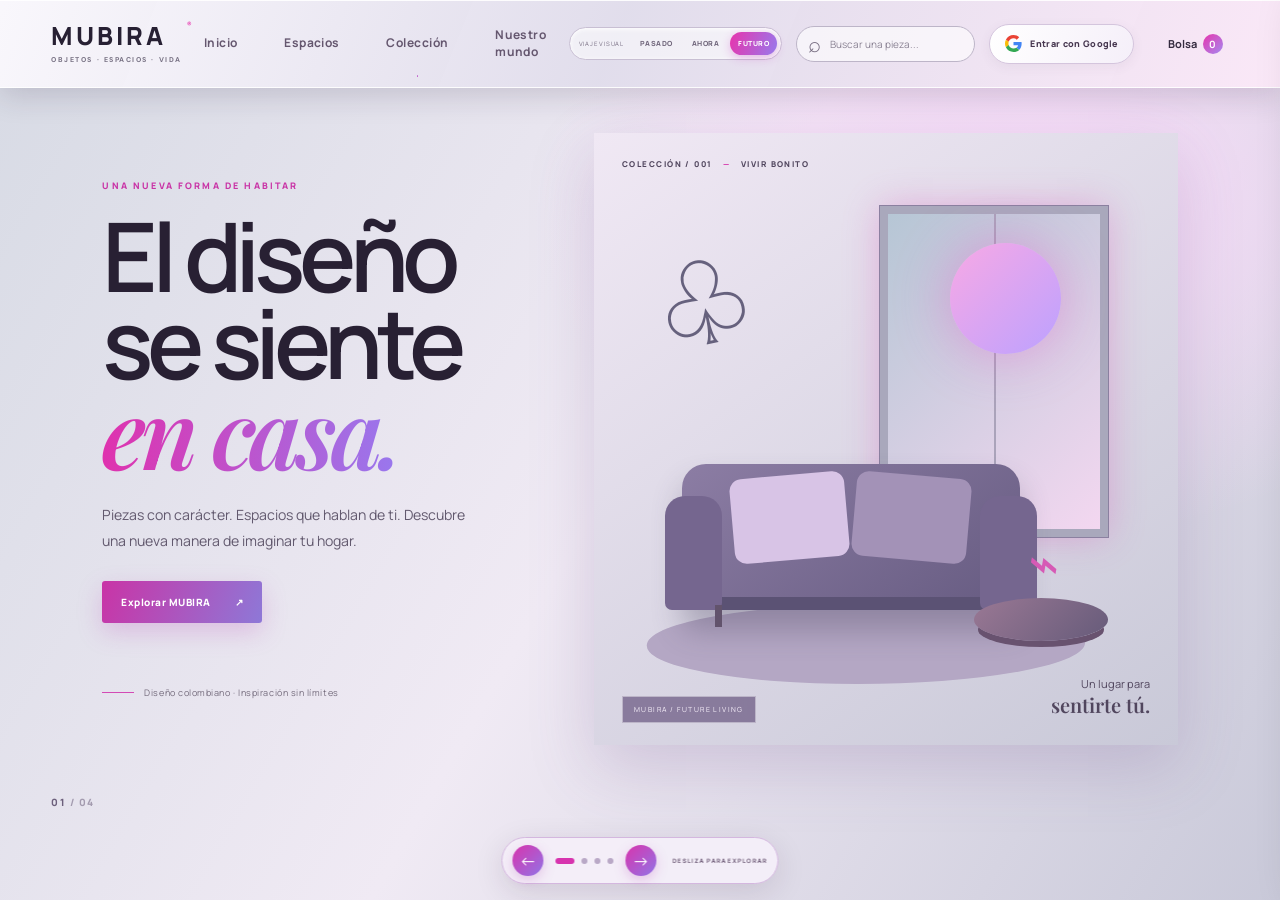
<file: index.html>
<!doctype html>
<html lang="es"><head>
<meta charset="UTF-8"><meta name="viewport" content="width=device-width,initial-scale=1,viewport-fit=cover">
<meta name="theme-color" content="#17151f"><meta name="description" content="MUBIRA: descubre muebles, diseño y espacios para tu hogar en Colombia.">
<title>MUBIRA — Diseña tu manera de vivir</title>
<link rel="preconnect" href="https://fonts.googleapis.com"><link rel="preconnect" href="https://fonts.gstatic.com" crossorigin>
<link href="https://fonts.googleapis.com/css2?family=DM+Sans:wght@400;500;600;700&family=Manrope:wght@400;500;600;700;800&family=Playfair+Display:ital,wght@0,600;0,700;1,600&display=swap" rel="stylesheet"><link rel="stylesheet" href="styles.css?v=20261127-dynamicpages1"></head><body data-era="future">
<div class="user-welcome" id="userWelcome" aria-live="polite" hidden><span class="welcome-avatar" id="welcomeAvatar">M</span><span class="welcome-copy"><small>BIENVENIDO A MUBIRA</small><strong id="welcomeName">Hola</strong></span><span class="welcome-spark" aria-hidden="true">✦</span></div>
<header class="site-header"><a class="brand" href="#inicio">MUBIRA<span>®</span><small>OBJETOS · ESPACIOS · VIDA</small></a>
<nav class="main-nav" aria-label="Navegación principal"><a href="#inicio" data-page-link="0">Inicio</a><a href="#espacios" data-page-link="1">Espacios</a><a href="#coleccion" data-page-link="2">Colección</a><a href="#estudio" data-page-link="3">Nuestro mundo</a></nav>
<div class="header-actions"><div class="era-switch" role="group" aria-label="Cambiar época visual"><span class="era-label">VIAJE VISUAL</span><button type="button" data-era-choice="past">PASADO</button><button type="button" data-era-choice="present">AHORA</button><button type="button" data-era-choice="future" class="selected">FUTURO</button></div><label class="search"><span>⌕</span><input id="searchInput" type="search" placeholder="Buscar una pieza..." aria-label="Buscar productos"></label><button class="auth-button" id="authButton" type="button" aria-label="Iniciar sesión con Google"><svg class="google-mark" viewBox="0 0 48 48" aria-hidden="true"><path fill="#EA4335" d="M24 9.5c3.54 0 6.71 1.22 9.21 3.6l6.85-6.85C35.9 2.38 30.47 0 24 0 14.62 0 6.51 5.38 2.56 13.22l7.98 6.19C12.43 13.72 17.74 9.5 24 9.5z"/><path fill="#4285F4" d="M46.98 24.55c0-1.57-.15-3.09-.38-4.55H24v9.02h12.94c-.58 2.96-2.26 5.48-4.73 7.18l7.64 5.93c4.46-4.12 7.13-10.2 7.13-17.58z"/><path fill="#FBBC05" d="M10.53 28.59A14.4 14.4 0 0 1 9.75 24c0-1.59.27-3.13.76-4.59l-7.98-6.19A23.9 23.9 0 0 0 0 24c0 3.87.93 7.53 2.56 10.78l7.97-6.19z"/><path fill="#34A853" d="M24 48c6.48 0 11.93-2.13 15.91-5.87l-7.64-5.93c-2.12 1.43-4.84 2.27-8.27 2.27-6.26 0-11.57-4.22-13.47-9.91l-7.98 6.19C6.51 42.62 14.62 48 24 48z"/></svg><span>Entrar con Google</span></button><span class="auth-status" id="authStatus" aria-live="polite"></span><button class="cart-button" id="cartButton">Bolsa <b id="cartCount">0</b></button><button class="menu-toggle" id="menuToggle" aria-label="Abrir menú">☰</button></div></header>
<main class="page-deck" id="pageDeck" aria-label="Páginas de MUBIRA">
<section class="page-panel hero" id="inicio" data-page="0"><div class="hero-copy"><p class="eyebrow">UNA NUEVA FORMA DE HABITAR</p><h1>El diseño<br>se siente<br><em>en casa.</em></h1><p class="hero-text">Piezas con carácter. Espacios que hablan de ti. Descubre una nueva manera de imaginar tu hogar.</p><a class="button button-light" href="#espacios" data-go="1">Explorar MUBIRA <span>↗</span></a><div class="hero-note"><span class="note-line"></span> Diseño colombiano · Inspiración sin límites</div></div>
<div class="hero-visual"><div class="hero-kicker">COLECCIÓN / 001 <span>—</span> VIVIR BONITO</div><div class="hero-window"></div><div class="hero-sun"></div><div class="hero-plant">♧</div><div class="hero-sofa"><i></i><b></b><em></em></div><div class="hero-table"></div><div class="hero-vase">⌁</div><div class="hero-rug"></div><div class="hero-caption">Un lugar para<br><strong>sentirte tú.</strong></div><div class="era-stamp">MUBIRA / FUTURE LIVING</div></div><div class="hero-index">01 <span>/ 04</span></div></section>
<section class="page-panel spaces-page" id="espacios" data-page="1"><div class="page-intro"><p class="eyebrow">ENCUENTRA TU LUGAR</p><h2>¿Qué espacio<br>quieres transformar?</h2><p>Una casa tiene muchas formas de sentirse hogar.</p></div><div class="category-grid">
<a class="category-card cat-living" href="#coleccion" data-category="Salas" data-go="2"><span>01 / RELAJARSE</span><strong>Salas</strong><small>El placer de llegar a casa ↗</small></a><a class="category-card cat-dining" href="#coleccion" data-category="Comedores" data-go="2"><span>02 / COMPARTIR</span><strong>Comedores</strong><small>Donde pasan las mejores cosas ↗</small></a><a class="category-card cat-bedroom" href="#coleccion" data-category="Habitaciones" data-go="2"><span>03 / DESCANSAR</span><strong>Habitaciones</strong><small>Tu pausa favorita ↗</small></a><a class="category-card cat-decor" href="#coleccion" data-category="Decoración" data-go="2"><span>04 / EXPRESAR</span><strong>Decoración</strong><small>Los detalles son todo ↗</small></a></div><div class="page-footnote">MUBIRA — DISEÑO PARA VIVIR MEJOR</div><div class="hero-index">02 <span>/ 04</span></div></section>
<section class="page-panel collection" id="coleccion" data-page="2"><div class="section-heading"><div><p class="eyebrow">SELECCIÓN MUBIRA</p><h2>Piezas que hacen<br>la diferencia<span>.</span></h2><p class="muted">Una selección de demostración para imaginar posibilidades.</p></div><div class="collection-tools"><span class="collection-count">CATÁLOGO / 2026</span></div></div><div class="product-grid" id="productGrid"></div><p class="demo-note">Catálogo de muestra: nombres, productos y precios ilustrativos. No hay inventario ni compras reales habilitadas.</p><div class="hero-index">03 <span>/ 04</span></div></section>
<section class="page-panel studio-page" id="estudio" data-page="3"><div class="studio-art"><div class="studio-arch"></div><div class="studio-object">M</div><span>FORMA · MATERIA · CALMA</span></div><div class="studio-copy"><p class="eyebrow">EL UNIVERSO MUBIRA</p><h2>No se trata<br>solo de muebles.<br><em>Se trata de vivir.</em></h2><p>Estamos construyendo un espacio para descubrir diseño, conectar con fabricantes colombianos y encontrar piezas que hagan cada lugar más tuyo.</p><div class="studio-points"><span>01 <b>Diseño con intención</b></span><span>02 <b>Talento colombiano</b></span><span>03 <b>Espacios para vivir</b></span></div><a class="button button-light" href="#inicio" data-go="0">Volver al inicio ↗</a></div><footer><a class="brand footer-brand" href="#inicio">MUBIRA<span>®</span><small>OBJETOS · ESPACIOS · VIDA</small></a><p>Prototipo en desarrollo · Colombia</p><span>© <span id="year"></span> MUBIRA</span></footer><div class="hero-index">04 <span>/ 04</span></div></section></main>
<section class="product-modal" id="productModal" role="dialog" aria-modal="true" aria-labelledby="productModalTitle" hidden>
 <div class="product-modal-backdrop" data-close-product></div>
 <article class="product-modal-panel">
  <button type="button" class="product-modal-close" data-close-product aria-label="Cerrar presentación">×</button>
  <div class="product-modal-media" id="productModalMedia">
   <div class="product-modal-art" id="productModalArt" aria-hidden="true"></div>
   <video id="productModalVideo" autoplay muted loop playsinline preload="metadata" hidden></video>
   <span class="product-modal-media-label">MUBIRA · PRESENTACIÓN DEL PRODUCTO</span>
  </div>
  <div class="product-modal-info">
   <p class="eyebrow">DESCUBRE CADA DETALLE</p><h2 id="productModalTitle">Producto</h2>
   <p id="productModalDescription"></p><strong class="product-modal-price" id="productModalPrice"></strong>
   <p class="product-modal-video-note" id="productModalVideoNote">La presentación en video estará disponible cuando se incorpore el video propio de este producto.</p>
   <button type="button" class="button button-light" id="productModalAdd">Agregar a mi bolsa</button>
  </div>
 </article>
</section>
<div class="page-controls" aria-label="Cambiar de página"><button id="prevPage" aria-label="Página anterior">←</button><div id="pageDots" class="page-dots"><button aria-label="Ir a inicio" class="active"></button><button aria-label="Ir a espacios"></button><button aria-label="Ir a colección"></button><button aria-label="Ir a nuestro mundo"></button></div><button id="nextPage" aria-label="Página siguiente">→</button><span class="swipe-hint">DESLIZA PARA EXPLORAR</span></div>
<section class="promo-welcome" id="promoWelcomeModal" role="dialog" aria-modal="true" aria-labelledby="promoWelcomeTitle" hidden>
  <div class="promo-welcome-card">
    <button class="promo-welcome-close" id="promoWelcomeClose" type="button" aria-label="Cerrar">×</button>
    <p class="promo-welcome-kicker">MUBIRA · BENEFICIOS EXCLUSIVOS</p>
    <div class="promo-welcome-mark">M</div>
    <p class="promo-welcome-eyebrow">UNA BIENVENIDA ESPECIAL PARA TI</p>
    <h2 id="promoWelcomeTitle">¡Recibe un <span id="promoWelcomeBenefit">7%</span> de descuento!</h2>
    <p class="promo-welcome-message" id="promoWelcomeMessage">Activa las promociones de MUBIRA y recibe beneficios especiales, novedades y ofertas seleccionadas.</p>
    <p class="promo-welcome-note">Tú decides. Puedes rechazar y entrar a la tienda normalmente. Si aceptas, podrás cancelar las promociones cuando quieras.</p>
    <div class="promo-welcome-actions">
      <button type="button" class="promo-welcome-accept" id="promoWelcomeAccept">Aceptar promociones</button>
      <button type="button" class="promo-welcome-reject" id="promoWelcomeReject">No, gracias. Ir a la tienda</button>
    </div>
    <p class="promo-welcome-status" id="promoWelcomeStatus" aria-live="polite"></p>
  </div>
</section>
<div class="cart-panel" id="cartPanel" aria-hidden="true"><div class="cart-head"><h3>Tu bolsa</h3><button id="closeCart" aria-label="Cerrar bolsa">×</button></div><div id="cartItems" class="cart-items"><p class="muted">Tu bolsa está vacía.</p></div><form class="cart-bottom checkout-form" id="checkoutForm"><div class="checkout-benefits" id="cartBenefits" aria-live="polite"><p class="checkout-no-benefit">Tus beneficios y promociones aplicables aparecerán aquí.</p></div><div class="checkout-totals"><div><span>Subtotal</span><strong id="cartSubtotal">$0</strong></div><div id="cartDiscountRow" hidden><span>Descuento aplicado</span><strong id="cartDiscount">− $0</strong></div><div id="cartShippingRow" hidden><span>Transporte</span><strong id="cartShipping">GRATIS</strong></div><div class="checkout-grand-total"><span>TOTAL A PAGAR AL RECIBIR</span><strong id="cartTotal">$0</strong></div></div><p class="checkout-payment">Pago contra entrega · No se solicita ningún pago en línea.</p><label for="orderCustomerName">Nombre completo</label><input id="orderCustomerName" name="customer_name" autocomplete="name" maxlength="120" required placeholder="Tu nombre"><label for="orderCustomerPhone">Celular / WhatsApp</label><input id="orderCustomerPhone" name="customer_phone" type="tel" autocomplete="tel" maxlength="30" required placeholder="Ej. 3001234567"><label for="orderCustomerCity">Ciudad</label><input id="orderCustomerCity" name="customer_city" autocomplete="address-level2" maxlength="100" required placeholder="Ej. Cali"><label for="orderCustomerAddress">Dirección de entrega</label><input id="orderCustomerAddress" name="customer_address" autocomplete="street-address" maxlength="300" required placeholder="Barrio, calle, número y apartamento"><label for="orderCustomerNotes">Indicaciones adicionales (opcional)</label><textarea id="orderCustomerNotes" name="customer_notes" rows="2" maxlength="500" placeholder="Color, horario o detalles del pedido"></textarea><button class="button button-light checkout-submit" id="checkoutSubmit" type="submit">Confirmar pedido</button><p id="checkoutStatus" class="checkout-status" aria-live="polite"></p><a id="orderWhatsAppLink" class="checkout-whatsapp" href="#" target="_blank" rel="noopener" hidden>Enviar pedido por WhatsApp ↗</a></form></div><div class="scrim" id="scrim"></div>
<section class="studio360-modal" id="studio360Modal" role="dialog" aria-modal="true" aria-labelledby="studio360Title" hidden>
  <div class="studio360-shell">
    <header class="studio360-head"><div><p class="studio360-kicker">MUBIRA · CAPTURA INTERACTIVA</p><h2 id="studio360Title">Estudio 360°</h2></div><button type="button" id="closeStudio360" class="studio360-close" aria-label="Cerrar">×</button></header>
    <div class="studio360-body">
      <div class="studio360-capture">
        <label class="studio360-label" for="studio360Name">Nombre del mueble</label>
        <input id="studio360Name" maxlength="70" placeholder="Ej. Sofá Oslo" autocomplete="off">
        <div class="studio360-camera-wrap"><video id="studio360Video" autoplay muted playsinline></video><div id="studio360CameraPlaceholder" class="studio360-placeholder"><span>◎</span><b>Tu cámara aparecerá aquí</b><small>Usa la cámara trasera y rodea el mueble lentamente.</small></div></div>
        <div class="studio360-actions"><button type="button" id="studio360Camera" class="studio360-secondary">Activar cámara</button><button type="button" id="studio360Start" class="studio360-primary" disabled>Capturar recorrido</button><button type="button" id="studio360Stop" class="studio360-secondary" hidden>Terminar captura</button></div>
        <div class="studio360-progress"><span id="studio360ProgressBar"></span></div><p id="studio360Status" class="studio360-status" aria-live="polite">Activa la cámara para comenzar. Se capturan hasta 24 imágenes.</p>
        <p class="studio360-tip">Consejo: mantén el mueble centrado, con buena luz, y gira alrededor de él despacio. No muevas el mueble.</p>
      </div>
      <aside class="studio360-library"><div class="studio360-library-title"><h3>Mis capturas</h3><span id="studio360Count">0</span></div><p class="studio360-library-note">Las capturas quedan guardadas en este navegador.</p><div id="studio360Library" class="studio360-library-list"><p class="studio360-empty">Todavía no has creado vistas 360°.</p></div></aside>
    </div>
    <footer class="studio360-foot">Primera versión funcional · Vista 360° mediante fotografías · No crea todavía modelos 3D.</footer>
  </div>
</section>
<section class="studio360-viewer" id="studio360Viewer" role="dialog" aria-modal="true" aria-label="Visor 360 grados" hidden>
 <div class="studio360-viewer-box"><button type="button" id="closeStudio360Viewer" class="studio360-close" aria-label="Cerrar">×</button><p class="studio360-kicker">MUBIRA · VISTA INTERACTIVA</p><h2 id="studio360ViewerName">Producto</h2><div class="studio360-turntable" id="studio360Turntable"><img id="studio360ViewerImage" alt="Vista giratoria del mueble"><span>ARRASTRA PARA GIRAR</span></div><p class="studio360-viewer-help">Desliza el dedo o el ratón horizontalmente para girar el mueble.</p></div>
</section>

<script type="module">
import { createClient } from "https://esm.sh/@supabase/supabase-js@2.119.2";

const supabase = createClient(
  "https://ncfjussqankxpmcrhhij.supabase.co",
  "sb_publishable_01DxOQWRyBJAdrUeXh7_gQ_j_qlTvtz"
);
const button = document.getElementById("authButton");
const status = document.getElementById("authStatus");
let currentSession = null;

function paintAuth(session) {
  currentSession = session;
  const user = session?.user;
  const welcome = document.getElementById("userWelcome");
  const welcomeName = document.getElementById("welcomeName");
  const welcomeAvatar = document.getElementById("welcomeAvatar");
  const displayName = user ? (user.user_metadata?.full_name || user.user_metadata?.name || user.user_metadata?.preferred_username || user.email?.split("@")[0] || "Usuario") : "";
  welcome.hidden = !user;
  document.body.classList.toggle("authenticated", Boolean(user));
  if (user) {
    welcomeName.textContent = "Hola, " + displayName;
    welcomeAvatar.textContent = Array.from(displayName.trim())[0]?.toUpperCase() || "M";
  }
  button.innerHTML = user ? "<span>Cerrar sesión</span>" : '<svg class="google-mark" viewBox="0 0 48 48" aria-hidden="true"><path fill="#EA4335" d="M24 9.5c3.54 0 6.71 1.22 9.21 3.6l6.85-6.85C35.9 2.38 30.47 0 24 0 14.62 0 6.51 5.38 2.56 13.22l7.98 6.19C12.43 13.72 17.74 9.5 24 9.5z"/><path fill="#4285F4" d="M46.98 24.55c0-1.57-.15-3.09-.38-4.55H24v9.02h12.94c-.58 2.96-2.26 5.48-4.73 7.18l7.64 5.93c4.46-4.12 7.13-10.2 7.13-17.58z"/><path fill="#FBBC05" d="M10.53 28.59A14.4 14.4 0 0 1 9.75 24c0-1.59.27-3.13.76-4.59l-7.98-6.19A23.9 23.9 0 0 0 0 24c0 3.87.93 7.53 2.56 10.78l7.97-6.19z"/><path fill="#34A853" d="M24 48c6.48 0 11.93-2.13 15.91-5.87l-7.64-5.93c-2.12 1.43-4.84 2.27-8.27 2.27-6.26 0-11.57-4.22-13.47-9.91l-7.98 6.19C6.51 42.62 14.62 48 24 48z"/></svg><span>Entrar con Google</span>';
  status.textContent = user?.email || "";
  button.setAttribute("aria-label", user ? "Cerrar sesión de MUBIRA" : "Iniciar sesión con Google");
}

button.addEventListener("click", async () => {
  button.disabled = true;
  try {
    if (currentSession) {
      const { error } = await supabase.auth.signOut();
      if (error) throw error;
    } else {
      const { error } = await supabase.auth.signInWithOAuth({
        provider: "google",
        options: { redirectTo: window.location.origin }
      });
      if (error) throw error;
    }
  } catch (error) {
    alert("No fue posible completar el acceso: " + (error.message || "Inténtalo de nuevo."));
  } finally {
    button.disabled = false;
  }
});


/* MUBIRA promotional consent flow */
const promoModal = document.getElementById("promoWelcomeModal");
const promoStatus = document.getElementById("promoWelcomeStatus");
const promoChoiceKey = "mubiraPromoChoiceV1";
const promoConsentText = "Acepto recibir promociones y ofertas de MUBIRA mediante notificaciones web. Puedo retirar mi autorización cuando quiera.";
let promoSettings = { is_active: true, incentive_type: "percentage", incentive_value: 7, headline: "¡MUBIRA te premia!", message: "Activa las promociones de MUBIRA y recibe beneficios especiales." };

function closePromoModal() {
  if (promoModal) promoModal.hidden = true;
}
async function savePromoConsent(accepted) {
  if (!currentSession?.user) return;
  const now = new Date().toISOString();
  const { error: consentError } = await supabase.from("marketing_consents").upsert({
    user_id: currentSession.user.id,
    channel: "web_push",
    accepted,
    consent_text: promoConsentText,
    consent_version: "v1",
    granted_at: now,
    revoked_at: accepted ? null : now
  }, { onConflict: "user_id,channel" });
  if (consentError) throw consentError;
}
function formatPromoBenefit(settings) {
  if (settings.incentive_type === "free_shipping") return "ENVÍO GRATIS";
  if (settings.incentive_type === "special") return "PROMOCIÓN ESPECIAL";
  return Number(settings.incentive_value || 7).toLocaleString("es-CO") + "%";
}
async function showPromoWelcome() {
  if (!promoModal) return;
  try {
    const { data, error } = await supabase.from("promotion_settings")
      .select("is_active,incentive_type,incentive_value,headline,message")
      .eq("id", 1).maybeSingle();
    if (!error && data) promoSettings = data;
  } catch (err) { console.warn("MUBIRA promociones:", err); }
  if (!promoSettings.is_active || localStorage.getItem(promoChoiceKey)) return;
  document.getElementById("promoWelcomeTitle").textContent =
    (promoSettings.headline || "¡MUBIRA te premia!") + " " + formatPromoBenefit(promoSettings);
  document.getElementById("promoWelcomeMessage").textContent = promoSettings.message || "Activa las promociones de MUBIRA y recibe beneficios especiales.";
  promoModal.hidden = false;
}
async function choosePromo(accepted) {
  if (!accepted) {
    localStorage.setItem(promoChoiceKey, "rejected");
    try { await savePromoConsent(false); } catch (err) { console.warn("No se pudo registrar el rechazo:", err); }
    closePromoModal();
    return;
  }
  if (!("Notification" in window) || !("serviceWorker" in navigator) || !("PushManager" in window)) {
    promoStatus.textContent = "Este navegador no admite notificaciones web. Puedes entrar a la tienda normalmente.";
    localStorage.setItem(promoChoiceKey, "accepted_without_push_support");
    closePromoModal();
    return;
  }
  try {
    const permission = await Notification.requestPermission();
    if (permission !== "granted") {
      promoStatus.textContent = "No se activaron las notificaciones. Puedes entrar a la tienda normalmente.";
      localStorage.setItem(promoChoiceKey, "accepted_without_push_permission");
      closePromoModal();
      return;
    }
    localStorage.setItem(promoChoiceKey, "accepted_pending_account");
    if (currentSession?.user) {
      await savePromoConsent(true);
      localStorage.setItem(promoChoiceKey, "accepted");
      closePromoModal();
      return;
    }
    promoStatus.textContent = "Permiso concedido. Inicia sesión con Google para registrar tu autorización.";
    const { error } = await supabase.auth.signInWithOAuth({
      provider: "google",
      options: { redirectTo: window.location.origin }
    });
    if (error) throw error;
  } catch (err) {
    promoStatus.textContent = "No pudimos guardar tu autorización. Puedes entrar a la tienda normalmente.";
    console.error("MUBIRA promo consent:", err);
    localStorage.setItem(promoChoiceKey, "accepted_pending_retry");
    closePromoModal();
  }
}
document.getElementById("promoWelcomeAccept")?.addEventListener("click", () => choosePromo(true));
document.getElementById("promoWelcomeReject")?.addEventListener("click", () => choosePromo(false));
document.getElementById("promoWelcomeClose")?.addEventListener("click", () => choosePromo(false));

supabase.auth.onAuthStateChange((_event, session) => {
  paintAuth(session);
  if (session?.user && localStorage.getItem(promoChoiceKey) === "accepted_pending_account") {
    // Evita esperar otra llamada de Supabase dentro del callback de autenticación.
    queueMicrotask(async () => {
      try {
        await savePromoConsent(true);
        localStorage.setItem(promoChoiceKey, "accepted");
        closePromoModal();
      } catch (err) {
        console.error("MUBIRA: no se pudo registrar el consentimiento", err);
        promoStatus.textContent = "No pudimos registrar tu autorización. Puedes entrar a la tienda normalmente.";
      }
    });
  }
});
const { data: { session }, error } = await supabase.auth.getSession();
if (error) console.error("MUBIRA Auth:", error.message);
paintAuth(session);
showPromoWelcome();
</script>
<script type="module" src="app.js?v=20261127-dynamicpages1"></script><script type="module" src="site-content.js"></script></body></html>
</file>
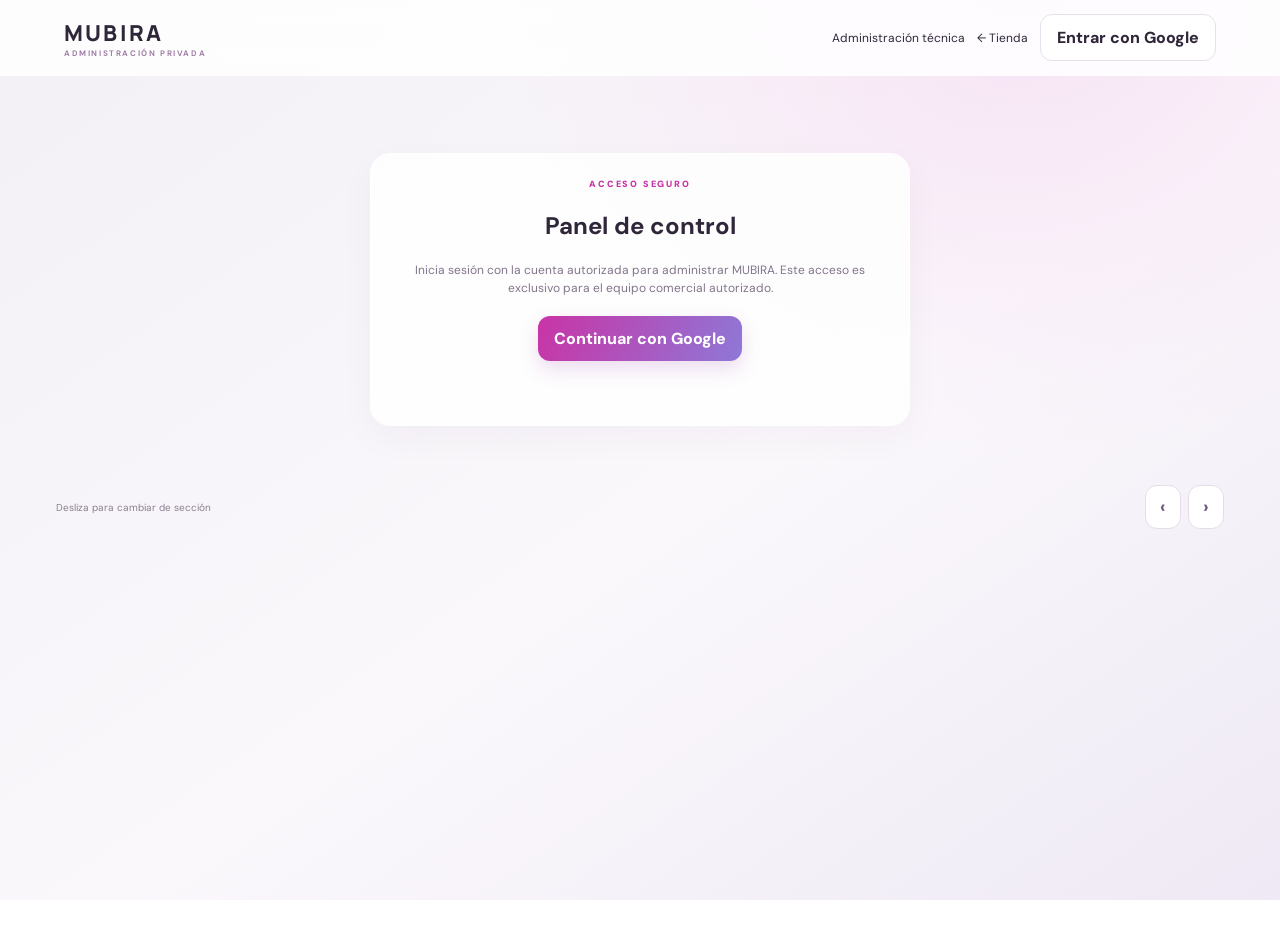
<file: admin.html>
<!doctype html>
<html lang="es">
<head>
<meta charset="UTF-8"><meta name="viewport" content="width=device-width,initial-scale=1,viewport-fit=cover">
<meta name="theme-color" content="#211a2d">
<title>Administración · MUBIRA</title>
<link rel="preconnect" href="https://fonts.googleapis.com"><link href="https://fonts.googleapis.com/css2?family=DM+Sans:wght@400;500;600;700&family=Manrope:wght@500;600;700;800&display=swap" rel="stylesheet">
<style>
:root{color-scheme:light;--ink:#30263a;--muted:#81748b;--line:#e8dfec;--pink:#c934a6;--lilac:#8e78d7;--paper:#f8f5fa;--head:76px}
*{box-sizing:border-box}html,body{margin:0;width:100%;height:100%;overflow:hidden}
body{background:radial-gradient(ellipse at 80% 0,#f7e4f5,transparent 36%),linear-gradient(145deg,#f2f0f5,#fbf8fc 55%,#eee9f4);color:var(--ink);font-family:'DM Sans',sans-serif}
header{height:var(--head);display:flex;justify-content:space-between;align-items:center;gap:16px;padding:12px clamp(16px,5vw,64px);background:#ffffffd9;border-bottom:1px solid #fff;backdrop-filter:blur(14px);position:relative;z-index:5}
.brand{font:800 22px Manrope,sans-serif;letter-spacing:.1em;color:inherit;text-decoration:none}.brand small{display:block;font:700 8px 'DM Sans';letter-spacing:.2em;color:#a17ca6}
.head-actions{display:flex;align-items:center;gap:12px}.head-actions a{color:inherit;text-decoration:none;font-size:12px}
button,input,select,textarea{font:inherit}button{cursor:pointer;border:0;border-radius:12px;padding:12px 16px;font-weight:800}
.primary{color:#fff;background:linear-gradient(110deg,var(--pink),var(--lilac));box-shadow:0 8px 20px #a24baf30}.secondary{background:#fff;border:1px solid var(--line);color:var(--ink)}
main{height:calc(100dvh - var(--head));width:min(1240px,100%);margin:0 auto;padding:clamp(14px,3vh,30px) clamp(14px,3vw,34px) 16px;display:flex;flex-direction:column;min-height:0}
.eyebrow{font-size:9px;letter-spacing:.2em;color:var(--pink);font-weight:900;margin:0 0 8px}
.intro{display:flex;justify-content:space-between;align-items:end;gap:20px;margin:4px 0 17px;flex:0 0 auto}.intro h1{font:800 clamp(26px,4vw,38px)/1.05 Manrope;margin:5px 0}.intro p:not(.eyebrow){color:var(--muted);max-width:560px;line-height:1.5;font-size:12px;margin:7px 0 0}
.pill{display:inline-flex;padding:7px 11px;border-radius:30px;background:#eee8f7;color:#7955a0;font-size:10px;font-weight:800;white-space:nowrap}
.admin-nav{display:flex;gap:8px;align-items:center;flex:0 0 auto;padding:7px;margin:0 0 12px;border:1px solid #ffffff;border-radius:17px;background:#ffffffa8;box-shadow:0 8px 25px #36203c08;overflow-x:auto;scrollbar-width:none}
.admin-nav::-webkit-scrollbar{display:none}.admin-nav button{flex:0 0 auto;border:1px solid transparent;border-radius:12px;padding:10px 15px;background:transparent;color:#756980;font-size:11px}
.admin-nav button.active{color:#fff;background:linear-gradient(110deg,var(--pink),var(--lilac));box-shadow:0 5px 15px #a24baf2c}
.admin-deck{display:flex;flex:1 1 auto;min-height:0;overflow-x:auto;overflow-y:hidden;scroll-snap-type:x mandatory;scroll-behavior:smooth;overscroll-behavior-x:contain;scrollbar-width:none;border-radius:20px}
.admin-deck::-webkit-scrollbar{display:none}.admin-screen{flex:0 0 100%;width:100%;min-width:0;height:100%;overflow-y:auto;overscroll-behavior:contain;scroll-snap-align:start;scroll-snap-stop:always;padding:2px 3px 16px}
.grid{display:grid;grid-template-columns:repeat(3,minmax(0,1fr));gap:14px;margin-bottom:16px}.stat,.panel{background:#ffffffdf;border:1px solid #fff;border-radius:20px;padding:clamp(16px,2.3vw,24px);box-shadow:0 12px 35px #36203c0a}
.stat small{color:var(--muted);font-size:11px}.stat strong{display:block;font:800 30px Manrope;margin-top:9px}
.panel{max-width:900px;margin:0 auto}.panel h2{font:800 19px Manrope;margin:0 0 7px}.sub{font-size:12px;color:var(--muted);line-height:1.55;margin:0 0 18px}
.columns{display:grid;grid-template-columns:minmax(0,1fr) minmax(0,1fr);gap:16px}.columns .panel{width:100%;max-width:none;margin:0}
label{display:block;font-size:11px;font-weight:800;color:#695a73;margin:14px 0 7px}input,select,textarea{width:100%;border:1px solid #e4dbe9;background:#fff;border-radius:11px;padding:12px;color:var(--ink);outline:none}input:focus,select:focus,textarea:focus{border-color:#bd79bf;box-shadow:0 0 0 3px #dcb6e733}textarea{min-height:94px;resize:vertical}.check{display:flex;align-items:center;gap:9px;margin:16px 0}.check input{width:auto}.check label{margin:0}
.actions{display:flex;gap:10px;align-items:center;margin-top:18px;flex-wrap:wrap}.message{min-height:18px;color:#8e3984;font-size:12px;margin-top:10px}.campaign{padding:14px 0;border-top:1px solid var(--line)}.campaign strong{display:block;font-size:13px}.campaign small{color:var(--muted)}.campaign p{font-size:12px;color:#675b70;line-height:1.5;margin:6px 0}
.screen-heading{display:flex;justify-content:space-between;align-items:center;gap:12px;margin:2px 2px 14px}.screen-heading h2{font:800 20px Manrope;margin:0}.screen-heading p{font-size:11px;color:var(--muted);margin:5px 0 0}
.deck-controls{display:flex;align-items:center;justify-content:space-between;gap:12px;padding:9px 2px 0;flex:0 0 auto}.deck-controls span{font-size:10px;color:#8b7d91}.deck-controls button{width:36px;height:34px;padding:0;border:1px solid #e6dce9;background:#fff;color:#6e5679;font-size:18px}
.deck-controls .arrows{display:flex;gap:7px}
.warn{background:#fff7e9;border:1px solid #f1dfb9;padding:13px 15px;border-radius:13px;color:#775b29;font-size:12px;line-height:1.55;margin:14px 0}
#loginGate,#denied{max-width:540px;margin:50px auto;text-align:center}.hidden{display:none!important}
footer{text-align:center;color:#9a8fa0;font-size:10px;padding:8px 12px}
@media(max-width:760px){:root{--head:64px}header{padding:10px 14px}.brand{font-size:19px}.head-actions{gap:8px}.head-actions a{font-size:10px}.head-actions button{padding:9px 11px;font-size:10px}main{padding:12px 10px 10px}.intro{align-items:flex-start;display:block;margin:2px 2px 12px}.intro h1{font-size:27px}.intro p:not(.eyebrow){font-size:11px}.intro .pill{margin-top:9px}.admin-nav{margin-bottom:9px;padding:5px;gap:5px}.admin-nav button{padding:10px 12px;font-size:10px}.admin-screen{padding-bottom:12px}.grid{grid-template-columns:repeat(3,minmax(0,1fr));gap:7px}.stat,.panel{padding:13px;border-radius:15px}.stat small{font-size:9px;line-height:1.35;display:block}.stat strong{font-size:23px}.columns{grid-template-columns:1fr;gap:10px}.panel h2{font-size:17px}.sub{font-size:11px;margin-bottom:12px}.deck-controls{padding-top:6px}.deck-controls span{font-size:9px}.deck-controls button{width:32px;height:30px}}
@media(max-width:390px){.grid{grid-template-columns:1fr 1fr}.stat:last-child{grid-column:1/-1}.head-actions a{max-width:90px}.pill{font-size:9px}}
@media(prefers-reduced-motion:reduce){.admin-deck{scroll-behavior:auto}}

/* Ajustes de pantalla y formulario de productos: móvil primero */
.admin-screen#products{overflow-y:auto;overflow-x:hidden;min-width:0}
.admin-screen#products .columns{grid-template-columns:minmax(0,1.08fr) minmax(0,.92fr);align-items:start}
.admin-screen#products .panel{min-width:0;overflow-wrap:anywhere}
.admin-screen#products input,.admin-screen#products textarea,.admin-screen#products select{min-width:0;max-width:100%;font-size:16px}
.admin-screen#products input[type=file]{display:block;width:100%;min-width:0;max-width:100%;padding:10px;background:#fbf9fc;font-size:13px;overflow:hidden}
.admin-screen#products .actions{position:sticky;bottom:-1px;z-index:2;padding:12px 0 5px;background:linear-gradient(180deg,#ffffff00,#fff 28%);margin-top:14px}
.admin-screen#products .actions button{min-height:46px;flex:1 1 145px}
.file-preview{margin:9px 0 14px;padding:10px;border:1px dashed #d9c9df;border-radius:12px;background:#fbf8fc;min-width:0}
.file-preview[hidden]{display:none}
.file-preview img,.file-preview video{display:block;width:100%;max-height:210px;object-fit:contain;border-radius:8px;background:#f0ebf3}
.file-preview small{display:block;margin-top:7px;color:#786b80;font-size:11px;overflow-wrap:anywhere}
#productList{min-width:0}
#productList .campaign{min-width:0;overflow-wrap:anywhere}
#productList button{min-height:44px;min-width:90px;margin-top:8px}
@media(max-width:760px){
 .admin-screen#products .columns{grid-template-columns:minmax(0,1fr);gap:12px}
 .admin-screen#products .panel{padding:15px}
 .admin-screen#products .screen-heading{align-items:flex-start}
 .admin-screen#products .screen-heading h2{font-size:19px}
 .admin-screen#products input[type=file]{font-size:12px;padding:9px}
 .admin-screen#products .actions{position:sticky;bottom:0;padding:12px 0 max(8px,env(safe-area-inset-bottom));}
 .admin-screen#products .actions button{flex:1 1 120px}
}
@media(max-width:360px){
 .admin-screen#products .panel{padding:12px}
 .admin-screen#products label{font-size:10px}
 .admin-screen#products input,.admin-screen#products textarea{padding:11px}
}


/* MUBIRA ADMIN · controles cómodos y formularios adaptables */
html { -webkit-text-size-adjust: 100%; }
body { overflow-x: hidden; }
.admin-screen, .admin-screen * { min-width: 0; }
.admin-screen input, .admin-screen select, .admin-screen textarea { font-size: 16px; }
.admin-screen button, .admin-nav button, .deck-controls button { min-height: 44px; }
.admin-nav { overscroll-behavior-x: contain; -webkit-overflow-scrolling: touch; }
@media (max-width: 760px) {
  html, body { width: 100%; max-width: 100%; }
  main { width: 100%; padding-left: 9px; padding-right: 9px; }
  .intro { padding-left: 3px; padding-right: 3px; }
  .intro h1 { overflow-wrap: anywhere; }
  .admin-nav { width: 100%; gap: 5px; }
  .admin-nav button { min-height: 44px; padding: 10px 13px; }
  .admin-screen .columns { grid-template-columns: minmax(0, 1fr); }
  .admin-screen .panel { width: 100%; max-width: 100%; }
  .admin-screen .actions button { min-height: 46px; }
  .admin-screen input, .admin-screen select, .admin-screen textarea { min-height: 44px; }
  .admin-screen textarea { min-height: 100px; }
  .admin-screen input[type="file"] { min-height: 48px; white-space: normal; }
  .deck-controls button { width: 42px; height: 42px; }
  footer { padding-bottom: max(10px, env(safe-area-inset-bottom)); }
}
@media (max-width: 480px) {
  .grid { grid-template-columns: repeat(2, minmax(0, 1fr)); }
  .stat:last-child { grid-column: 1 / -1; }
  .stat strong { font-size: 22px; }
  .head-actions a { max-width: 76px; overflow: hidden; text-overflow: ellipsis; white-space: nowrap; }
  .admin-screen .actions { gap: 8px; }
  .admin-screen .actions button { flex: 1 1 100%; }
}
@media (max-width: 340px) {
  header { gap: 6px; }
  .brand { font-size: 17px; }
  .admin-nav button { padding: 9px 10px; }
  .stat, .panel { padding: 11px; }
}


/* Editor de contenido de las cuatro secciones */
#content .section-editor-panel{max-width:760px}#content .space-items-panel{margin-top:16px}#spaceItemImagePreview img{display:block;width:100%;max-height:230px;object-fit:contain;border-radius:10px;background:#f0ebf3}#content textarea{min-height:86px;line-height:1.45}#sectionImagePreview img{display:block;width:100%;max-height:230px;object-fit:contain;border-radius:10px;background:#f0ebf3}
@media(max-width:760px){#content .section-editor-panel{padding:15px}#content .actions button{width:100%;min-height:48px}}

/* MUBIRA · formulario comercial optimizado para teléfono */
@media(max-width:760px){
 html,body{width:100%;max-width:100%;overflow:hidden}
 header{min-height:64px;height:auto;gap:8px;flex-wrap:wrap;padding:10px 12px}
 .head-actions{gap:6px;flex-wrap:wrap;justify-content:flex-end}
 .head-actions a{font-size:10px}
 main{width:100%;height:calc(100dvh - 64px);min-height:0;padding:10px 9px 8px}
 .intro{display:block;margin:2px 2px 10px}
 .admin-nav{width:100%;max-width:100%;overflow-x:auto;overscroll-behavior-x:contain}
 .admin-deck{width:100%;min-width:0;min-height:0;overflow-x:auto;overflow-y:hidden}
 .admin-screen{width:100%;min-width:100%;max-width:100%;height:100%;overflow-x:hidden;overflow-y:auto;padding:2px 2px 18px}
 .admin-screen .columns,.admin-screen#products .columns{grid-template-columns:minmax(0,1fr)!important;gap:11px}
 .admin-screen .panel{width:100%;min-width:0;max-width:none;padding:14px}
 .admin-screen input,.admin-screen select,.admin-screen textarea{font-size:16px;max-width:100%;min-width:0}
 .admin-screen input[type=file]{width:100%;max-width:100%;font-size:12px}
 .admin-screen .actions{position:static;display:grid;grid-template-columns:1fr;gap:8px}
 .admin-screen .actions button{width:100%;min-height:46px}
 .deck-controls{padding:7px 2px max(7px,env(safe-area-inset-bottom))}
}
@media(max-width:390px){header{padding-left:9px;padding-right:9px}.brand{font-size:17px}.head-actions{gap:4px}.admin-nav button{padding:9px 11px}}

/* MUBIRA · administración móvil por pantallas independientes */
@media (max-width:760px) {
 html,body { width:100%;max-width:100%;height:100%;min-height:0;overflow:hidden!important; }
 header { height:var(--head);min-height:var(--head);flex-wrap:nowrap; }
 main { width:100%;height:calc(100dvh - var(--head));min-height:0;display:flex!important;flex-direction:column;overflow:hidden;padding:10px 9px 8px; }
 #adminApp { display:flex;flex:1 1 auto;flex-direction:column;min-height:0;overflow:hidden; }
 #adminApp.hidden { display:none!important; }
 .intro { display:block;flex:0 0 auto;margin:2px 2px 10px; }
 .intro h1 { font-size:25px; }
 .intro p:not(.eyebrow) { font-size:11px; }
 .admin-nav { position:relative;top:auto;z-index:4;flex:0 0 auto;width:100%;max-width:100%;overflow-x:auto;overflow-y:hidden;white-space:nowrap;-webkit-overflow-scrolling:touch;margin-bottom:9px; }
 .admin-nav button { flex:0 0 auto;min-height:44px; }
 .admin-deck { display:flex!important;flex:1 1 auto;width:100%;min-width:0;min-height:0;height:auto;overflow-x:auto!important;overflow-y:hidden!important;scroll-snap-type:x mandatory;scroll-behavior:smooth;overscroll-behavior-x:contain;-webkit-overflow-scrolling:touch;border-radius:16px; }
 .admin-screen { display:block!important;flex:0 0 100%!important;width:100%!important;min-width:100%!important;max-width:100%;height:100%!important;min-height:0!important;overflow-x:hidden!important;overflow-y:auto!important;overscroll-behavior:contain;scroll-snap-align:start;scroll-snap-stop:always;padding:2px 2px 20px!important; }
 .admin-screen .columns,.admin-screen#products .columns { grid-template-columns:minmax(0,1fr)!important;gap:11px; }
 .admin-screen .panel { width:100%;min-width:0;max-width:none;padding:14px; }
 .admin-screen input,.admin-screen select,.admin-screen textarea { font-size:16px;max-width:100%;min-width:0; }
 .admin-screen input[type=file] { width:100%;max-width:100%;font-size:12px; }
 .admin-screen .actions { position:static!important;display:grid;grid-template-columns:1fr;gap:8px; }
 .admin-screen .actions button { width:100%;min-height:48px; }
 .deck-controls { flex:0 0 auto;padding:7px 2px max(7px,env(safe-area-inset-bottom)); }
 .deck-controls button { width:42px;height:42px; }
}
@media(max-width:390px) { header{padding-left:9px;padding-right:9px}.brand{font-size:17px}.head-actions{gap:4px}.admin-nav button{padding:9px 11px} }
</style>
</head>
<body>
<header><a href="/" class="brand">MUBIRA<small>ADMINISTRACIÓN PRIVADA</small></a><div class="head-actions"><a href="/tech-admin.html">Administración técnica</a><a href="/">← Tienda</a><button class="secondary" id="authButton">Entrar con Google</button></div></header>
<main>
<section id="loginGate" class="panel">
 <p class="eyebrow">ACCESO SEGURO</p><h1>Panel de control</h1><p class="sub">Inicia sesión con la cuenta autorizada para administrar MUBIRA. Este acceso es exclusivo para el equipo comercial autorizado.</p>
 <button class="primary" id="loginButton">Continuar con Google</button><p class="message" id="loginMessage"></p>
</section>
<section id="denied" class="panel hidden"><p class="eyebrow">MUBIRA · ACCESO RESTRINGIDO</p><h1>Cuenta aún no autorizada</h1><p class="sub">La cuenta inició sesión correctamente, pero no tiene permisos comerciales en MUBIRA.</p><p id="signedEmail"></p><div class="warn">Para proteger tu tienda, el propietario debe autorizar el acceso comercial.</div><button class="secondary" id="signOutDenied">Cerrar sesión</button></section>
<section id="adminApp" class="hidden">
 <div class="intro"><div><p class="eyebrow">CENTRO DE CONTROL · MUBIRA</p><h1>Tu tienda, en orden.</h1><p>Productos, precios, inventario, promociones y campañas. Las portadas se gestionan en el administrador técnico.</p></div><span class="pill">ADMINISTRACIÓN COMERCIAL</span></div>
 <nav class="admin-nav" aria-label="Secciones del administrador">
  <button class="active" data-panel="overview" aria-current="page">Resumen</button>
  <button data-panel="promotion">Beneficio</button>
  <button data-panel="campaigns">Marketing</button>
  <button data-panel="orders">Pedidos <span id="newOrdersBadge" class="orders-badge" hidden>0</span></button>
  <button data-panel="products">Productos</button>
 </nav>
 <div class="admin-deck" id="adminDeck">
  <section class="admin-screen" id="overview">
   <div class="screen-heading"><div><h2>Resumen general</h2><p>Estado de la actividad de MUBIRA.</p></div></div>
   <div class="grid">
    <article class="stat"><small>Autorizaciones de marketing</small><strong id="consentCount">—</strong></article>
    <article class="stat"><small>Suscripciones push guardadas</small><strong id="pushCount">—</strong></article>
    <article class="stat"><small>Campañas preparadas</small><strong id="campaignCount">—</strong></article>
   </div>
   <section class="panel"><h2>Administrador simplificado</h2><p class="sub">Cada herramienta tiene su propia pantalla. Usa las pestañas superiores o las flechas inferiores; en el teléfono también puedes deslizar con el dedo.</p><div class="warn">Las notificaciones todavía no se envían. Esta sección muestra los registros que ya están guardados.</div></section>
  </section>
  <section class="admin-screen" id="promotion">
   <div class="screen-heading"><div><h2>Beneficio de bienvenida</h2><p>Controla la ventana emergente que aparece al entrar a la tienda.</p></div></div>
   <section class="panel">
    <div class="check"><input type="checkbox" id="promoActive"><label for="promoActive">Mostrar promoción al entrar</label></div>
    <label for="incentiveType">Tipo de beneficio</label><select id="incentiveType"><option value="percentage">Descuento porcentual</option><option value="free_shipping">Envío gratis</option><option value="special">Promoción especial</option></select>
    <label for="incentiveValue">Porcentaje de descuento (si aplica)</label><input id="incentiveValue" type="number" min="0" max="100" step="0.5" value="7">
    <label for="promoHeadline">Título</label><input id="promoHeadline" maxlength="100" value="¡MUBIRA te premia!">
    <label for="promoMessage">Mensaje</label><textarea id="promoMessage" maxlength="500">Activa las promociones de MUBIRA y recibe beneficios especiales.</textarea>
    <div class="actions"><button class="primary" id="saveSettings">Guardar beneficio</button></div><p class="message" id="settingsMessage" aria-live="polite"></p>
   </section>
  </section>
  <section class="admin-screen" id="campaigns">
   <div class="screen-heading"><div><h2>Marketing y campañas</h2><p>Prepara anuncios y revisa lo que ya guardaste.</p></div></div>
   <div class="columns">
    <section class="panel"><h2>Crear campaña</h2><p class="sub">Se guarda como borrador; el envío todavía no está habilitado.</p>
     <label for="campaignTitle">Nombre de la campaña</label><input id="campaignTitle" maxlength="120" placeholder="Ej. Semana del diseño">
     <label for="campaignMessage">Texto de la propaganda</label><textarea id="campaignMessage" maxlength="1000" placeholder="Escribe el mensaje para tus clientes..."></textarea>
     <label for="campaignImage">Enlace de imagen (opcional)</label><input id="campaignImage" type="url" placeholder="https://...">
     <label for="campaignTarget">Enlace al abrir la campaña</label><input id="campaignTarget" type="url" placeholder="https://mubira-prototipo.onrender.com">
     <div class="actions"><button class="primary" id="saveCampaign">Guardar borrador</button></div><p class="message" id="campaignMessageStatus" aria-live="polite"></p>
    </section>
    <section class="panel"><h2>Campañas guardadas</h2><p class="sub">Historial de borradores y campañas.</p><div id="campaignList"><p class="sub">Cargando...</p></div></section>
   </div>
   <div class="warn">La entrega de notificaciones reales requiere terminar el servicio Web Push y probarlo en dispositivos compatibles.</div>
  </section>
  <section class="admin-screen" id="orders">
   <div class="screen-heading"><div><h2>Pedidos recibidos</h2><p>Los pedidos de la tienda aparecen aquí automáticamente.</p></div><button type="button" class="secondary" id="refreshOrders">Actualizar</button></div>
   <div class="grid"><article class="stat"><small>Pedidos nuevos</small><strong id="newOrdersCount">0</strong></article><article class="stat"><small>En gestión</small><strong id="activeOrdersCount">0</strong></article><article class="stat"><small>Pedidos entregados</small><strong id="deliveredOrdersCount">0</strong></article></div>
   <div class="admin-subnav"><button type="button" class="active" data-order-view="active">Pedidos activos</button><button type="button" data-order-view="history">Historial y estadísticas</button></div>
   <section class="panel" id="activeOrdersView"><h2>Bandeja comercial</h2><p class="sub">Pedidos del más reciente al más antiguo. Los reales se archivan al finalizar; las pruebas se eliminan sin afectar el historial.</p><div id="ordersList"><p class="sub">Cargando pedidos…</p></div><p class="message" id="ordersMessage" aria-live="polite"></p></section>
   <section class="panel" id="orderHistoryView" hidden><div class="screen-heading"><div><h2>Historial comercial</h2><p>Ventas entregadas, cancelaciones y pedidos no confirmados.</p></div><button type="button" class="secondary" id="refreshHistory">Actualizar</button></div><div class="grid"><article class="stat"><small>Ventas entregadas</small><strong id="historySales">0</strong></article><article class="stat"><small>Ingresos registrados</small><strong id="historyRevenue">$0</strong></article><article class="stat"><small>Utilidad bruta (con costos registrados)</small><strong id="historyProfit">$0</strong></article><article class="stat"><small>Cancelados / no confirmados</small><strong id="historyCancelled">0</strong></article></div><div class="actions"><label for="historyYear">Borrar historial de un año</label><select id="historyYear"></select><button type="button" class="secondary" id="deleteHistoryYear">Borrar año seleccionado</button></div><p class="sub">El borrado es permanente. La numeración de pedidos nunca se reinicia.</p><div id="historyList"><p class="sub">Cargando historial…</p></div><p class="message" id="historyMessage" aria-live="polite"></p></section>
  </section>
  <section class="admin-screen" id="products">
   <div class="screen-heading"><div><h2>Catálogo de productos</h2><p>Crea muebles, actualiza precios y administra sus archivos.</p></div></div>
   <div id="productCategoryHome" class="product-category-home panel"><h2>Secciones del catálogo</h2><p class="sub">Entra a una sección para ver únicamente sus productos.</p><div id="categoryScreens" class="category-screens" aria-label="Submenú de categorías"></div></div>
   <div id="productCategoryWorkspace" class="columns" hidden>
    <section class="panel" id="productEditorPanel" hidden>
     <h2 id="productFormTitle">Nuevo producto</h2><p class="sub">Los cambios se guardan en la base de datos de MUBIRA.</p>
     <input type="hidden" id="productId">
     <label for="productName">Nombre del mueble</label><input id="productName" maxlength="140" placeholder="Ej. Sofá Oslo" required>
     <label for="productCategory">Categoría</label><select id="productCategory" required><option value="">Selecciona una categoría</option></select>
     <label for="productPrice">Precio de venta (COP)</label><input id="productPrice" type="number" min="0" step="1000" placeholder="Ej. 1890000" required>
     <label for="productCost">Costo del mueble para MUBIRA (COP)</label><input id="productCost" type="number" min="0" step="1000" placeholder="Costo de compra o fabricación"><p class="sub">Registra el costo real para calcular la utilidad. Si lo dejas vacío, esa venta no se usará para calcular ganancias.</p>
     <label for="productShort">Descripción corta</label><input id="productShort" maxlength="180" placeholder="Ej. Sofá de tres puestos">
     <label for="productDescription">Descripción completa</label><textarea id="productDescription" maxlength="3000" placeholder="Materiales, medidas, acabados y detalles..."></textarea>
     <label for="productStock">Unidades disponibles</label><input id="productStock" type="number" min="0" step="1" value="0">
     <label for="productPhoto">Fotografía principal (cámara, galería o Archivos)</label><input id="productPhoto" type="file" accept="image/*"><div class="file-preview" id="photoPreview" hidden></div>
     <label for="productVideo">Vídeo del producto (cámara, galería o Archivos)</label><input id="productVideo" type="file" accept="video/*"><div class="file-preview" id="videoPreview" hidden></div>
     <div class="check"><input type="checkbox" id="compressMedia" checked><label for="compressMedia">Comprimir foto y vídeo antes de subirlos (recomendado)</label></div>
     <div class="check"><input type="checkbox" id="productFeatured"><label for="productFeatured">Destacar este producto</label></div>
     <div class="check"><input type="checkbox" id="productPublish" checked><label for="productPublish">Publicar en la tienda</label></div>
     <div class="actions"><button class="primary" id="saveProduct">Guardar producto</button><button class="secondary" id="clearProduct">Limpiar</button></div>
     <p class="message" id="productMessage" aria-live="polite"></p>
     <p class="sub">Los archivos se optimizan antes de subirlos cuando la compresión está activada. El archivo final debe pesar máximo 35 MB.</p>
    </section>
    <section class="panel product-category-detail"><div class="product-category-detail-top"><button type="button" class="secondary" id="backToProductCategories">← Todas las categorías</button><button type="button" class="primary" id="addProductInCategory">+ Agregar producto</button></div><div class="product-category-page-heading"><div><span>SECCIÓN DEL CATÁLOGO</span><h3 id="activeCategoryTitle">Categoría</h3></div><small id="productCount"></small></div><label for="productSearch">Buscar en esta categoría</label><input id="productSearch" type="search" placeholder="Escribe el nombre del producto..."><div id="productList"><p class="sub">Cargando catálogo...</p></div></section>
   </div>
  </section>
  </section>
 </div>
 <div class="deck-controls"><span>Desliza para cambiar de sección</span><div class="arrows"><button type="button" id="previousPanel" aria-label="Sección anterior">‹</button><button type="button" id="nextPanel" aria-label="Sección siguiente">›</button></div></div>
</section>
</main><footer>MUBIRA · Administración privada · Colombia</footer>
<script type="module">
import { createClient } from "https://esm.sh/@supabase/supabase-js@2.119.2";
const supabase=createClient("https://ncfjussqankxpmcrhhij.supabase.co","sb_publishable_01DxOQWRyBJAdrUeXh7_gQ_j_qlTvtz");
const $=id=>document.getElementById(id);
let session=null,owner=false,categories=[];
function show(id){["loginGate","denied","adminApp"].forEach(x=>$(x).classList.toggle("hidden",x!==id));}
function setMessage(id,msg){$(id).textContent=msg;}
async function checkAccess(s){
 session=s;owner=false;
 $("authButton").textContent=s?.user?"Cerrar sesión":"Entrar con Google";
 if(!s?.user){show("loginGate");return;}
 const [{data:profile,error:profileError},{data:roles,error:rolesError}]=await Promise.all([
  supabase.from("admin_profiles").select("role").eq("user_id",s.user.id).maybeSingle(),
  supabase.from("admin_access").select("role").eq("user_id",s.user.id)
 ]);
 owner=(!profileError&&profile?.role==="owner")||(!rolesError&&(roles||[]).some(r=>r.role==="commercial_admin"));
 if(!owner){show("denied");$("signedEmail").textContent=s.user.email||"";return;}
 show("adminApp");await loadDashboard();await loadCategories();await loadProducts();await loadOrders();
}
async function signIn(){setMessage("loginMessage","Conectando con Google...");const {error}=await supabase.auth.signInWithOAuth({provider:"google",options:{redirectTo:location.href.split("?")[0]}});if(error)setMessage("loginMessage","No se pudo iniciar sesión: "+error.message);}
$("loginButton").addEventListener("click",signIn);
$("authButton").addEventListener("click",async()=>{if(session?.user){await supabase.auth.signOut();}else signIn();});
$("signOutDenied").addEventListener("click",()=>supabase.auth.signOut());

const moneyCOP=value=>new Intl.NumberFormat("es-CO",{style:"currency",currency:"COP",maximumFractionDigits:0}).format(Number(value)||0);
const slugify=value=>value.toLocaleLowerCase("es").normalize("NFD").replace(/[\u0300-\u036f]/g,"").replace(/[^a-z0-9]+/g,"-").replace(/^-|-$/g,"")||"producto";

const previewUrls={photo:null,video:null};
function showFilePreview(inputId,previewId,type){
 const input=$(inputId),box=$(previewId),file=input.files?.[0];
 if(previewUrls[type])URL.revokeObjectURL(previewUrls[type]);
 previewUrls[type]=null;box.replaceChildren();box.hidden=true;
 if(!file)return;
 if(file.size>200*1024*1024){input.value="";setMessage("productMessage","El archivo original supera el límite de 200 MB.");return;}
 const url=URL.createObjectURL(file);previewUrls[type]=url;box.hidden=false;
 const media=document.createElement(type==="photo"?"img":"video");
 media.src=url;if(type==="video"){media.controls=true;media.muted=true;media.playsInline=true;}
 media.alt=type==="photo"?"Vista previa de la fotografía":"Vista previa del video";
 const meta=document.createElement("small");meta.textContent=file.name+" · "+(file.size/1024/1024).toFixed(1)+" MB";
 box.append(media,meta);
}
$("productPhoto").addEventListener("change",()=>showFilePreview("productPhoto","photoPreview","photo"));
$("productVideo").addEventListener("change",()=>showFilePreview("productVideo","videoPreview","video"));

function clearProductForm(){["productId","productName","productCategory","productPrice","productShort","productDescription"].forEach(id=>$(id).value="");$("productStock").value="0";$("productCost").value="";$("productFeatured").checked=false;$("productPublish").checked=true;$("productPhoto").value="";$("productVideo").value="";showFilePreview("productPhoto","photoPreview","photo");showFilePreview("productVideo","videoPreview","video");$("productFormTitle").textContent="Nuevo producto";setMessage("productMessage","");}
async function loadCategories(){
 const select=$("productCategory");
 const {data,error}=await supabase.from("categories").select("id,name").eq("is_active",true).order("sort_order",{ascending:true}).order("name",{ascending:true});
 if(error){setMessage("productMessage","No se pudieron cargar las categorías: "+error.message);return;}
 categories=data||[];
 select.innerHTML='<option value="">Selecciona una categoría</option>'+categories.map(item=>'<option value="'+item.id+'">'+escapeHtml(item.name)+'</option>').join("");
}

const orderStatusLabels={new:"Nuevo",contacted:"Contactado",confirmed:"Confirmado",preparing:"Preparando",shipped:"En camino",delivered:"Entregado",cancelled:"Cancelado"};
async function loadOrders(){
 const box=$("ordersList");if(!box)return;box.innerHTML='<p class="sub">Cargando pedidos…</p>';
 const {data,error}=await supabase.from("orders").select("*").order("created_at",{ascending:false}).limit(100);
 if(error){box.textContent="No se pudieron cargar los pedidos: "+error.message;setMessage("ordersMessage","Comprueba la conexión y los permisos comerciales.");return;}
 const orders=data||[];
 $("newOrdersCount").textContent=orders.filter(o=>o.status==="new").length;
 $("activeOrdersCount").textContent=orders.filter(o=>["contacted","confirmed","preparing","shipped"].includes(o.status)).length;
 $("deliveredOrdersCount").textContent=orders.filter(o=>o.status==="delivered").length;
 const newCount=orders.filter(o=>o.status==="new").length;$("newOrdersBadge").textContent=newCount;$("newOrdersBadge").hidden=!newCount;
 if(!orders.length){box.innerHTML='<p class="sub">Todavía no han llegado pedidos. Cuando un cliente confirme desde la tienda, aparecerá aquí.</p>';return;}
 box.innerHTML=orders.map(o=>'<article class="order-card"><div class="order-card-head"><strong>Pedido #'+o.order_number+'</strong><span>'+new Date(o.created_at).toLocaleString("es-CO")+'</span></div><p><b>'+escapeHtml(o.customer_name)+'</b> · '+escapeHtml(o.customer_phone)+'</p><p>'+escapeHtml(o.customer_city)+' · '+escapeHtml(o.customer_address)+'</p><div class="order-lines">'+(o.items||[]).map(it=>'<div>'+Number(it.quantity)+' × '+escapeHtml(it.name)+' <b>'+moneyCOP(it.line_total)+'</b></div>').join("")+'</div>'+(Number(o.subtotal)>0?'<p class="sub">Subtotal: '+moneyCOP(o.subtotal)+'</p>':'')+(Number(o.discount_amount)>0?'<p class="order-benefit-line">Descuento aplicado: −'+moneyCOP(o.discount_amount)+'</p>':'')+(Number(o.shipping_amount)===0&&(o.benefits||[]).some(b=>b.type==="free_shipping")?'<p class="order-benefit-line">✦ TRANSPORTE GRATIS</p>':'')+((o.benefits||[]).filter(b=>b.type!=="free_shipping").map(b=>'<p class="order-benefit-line">✦ '+escapeHtml(b.label||"Beneficio aplicado")+(b.description?' · '+escapeHtml(b.description):'')+'</p>').join(""))+'<p class="order-total">TOTAL A COBRAR AL RECIBIR: '+moneyCOP(o.total)+' · Contra entrega</p>'+(o.customer_notes?'<p class="sub">Nota: '+escapeHtml(o.customer_notes)+'</p>':'')+'<div class="order-actions"><label for="orderStatus-'+o.id+'">Estado</label><select id="orderStatus-'+o.id+'" data-order-status="'+o.id+'">'+Object.entries(orderStatusLabels).map(([value,label])=>'<option value="'+value+'" '+(o.status===value?"selected":"")+'>'+label+'</option>').join("")+'</select><button type="button" class="secondary" data-test-order="'+o.id+'">'+(o.is_test?"Marcado como prueba ✓":"Marcar como prueba")+'</button>'+(o.is_test?'<button type="button" class="secondary" data-delete-test="'+o.id+'">Eliminar prueba</button>':(["delivered","cancelled"].includes(o.status)?'<button type="button" class="primary" data-archive-order="'+o.id+'">Pasar al historial</button>':''))+'<a href="https://wa.me/'+String(o.customer_phone).replace(/[^0-9]/g,"")+'?text='+encodeURIComponent("Hola "+o.customer_name+", te contactamos de MUBIRA por tu pedido #"+o.order_number+".")+'" target="_blank" rel="noopener">Contactar por WhatsApp ↗</a></div></article>').join("");
 box.querySelectorAll("[data-test-order]").forEach(button=>button.addEventListener("click",async()=>{
   const {error}=await supabase.from("orders").update({is_test:true,updated_at:new Date().toISOString()}).eq("id",button.dataset.testOrder);
   if(error)setMessage("ordersMessage","No se pudo marcar como prueba: "+error.message);else setMessage("ordersMessage","Pedido marcado como prueba; no contará en estadísticas.");
   await loadOrders();
  }));
  box.querySelectorAll("[data-delete-test]").forEach(button=>button.addEventListener("click",async()=>{
   if(!confirm("¿Eliminar definitivamente este pedido de prueba? No pasará al historial."))return;
   button.disabled=true;const {error}=await supabase.rpc("delete_test_commercial_order",{p_order_id:button.dataset.deleteTest});
   if(error){setMessage("ordersMessage","No se pudo eliminar: "+error.message);button.disabled=false;return;}
   setMessage("ordersMessage","Pedido de prueba eliminado.");await loadOrders();
  }));
  box.querySelectorAll("[data-archive-order]").forEach(button=>button.addEventListener("click",async()=>{
   const order=orders.find(item=>item.id===button.dataset.archiveOrder);if(!order)return;
   const fallback=order.status==="delivered"?"Pedido entregado":"Pedido cancelado / no confirmado";
   const reason=prompt("Motivo que quedará guardado en el historial:",fallback);if(reason===null)return;
   button.disabled=true;const {error}=await supabase.rpc("archive_commercial_order",{p_order_id:order.id,p_reason:reason.trim()||fallback});
   if(error){setMessage("ordersMessage","No se pudo archivar: "+error.message);button.disabled=false;return;}
   setMessage("ordersMessage","Pedido #"+order.order_number+" archivado.");await loadOrders();await loadHistory();
  }));
  box.querySelectorAll("[data-order-status]").forEach(select=>select.addEventListener("change",async()=>{
  select.disabled=true;const {error:updateError}=await supabase.from("orders").update({status:select.value,updated_at:new Date().toISOString()}).eq("id",select.dataset.orderStatus);
  select.disabled=false;if(updateError){setMessage("ordersMessage","No se pudo actualizar el pedido: "+updateError.message);return;}setMessage("ordersMessage","Estado actualizado.");await loadOrders();
 }));
 setMessage("ordersMessage",orders.length+" pedido(s) cargado(s).");
}
async function loadHistory(){
 const box=$("historyList");if(!box)return;box.innerHTML='<p class="sub">Cargando historial…</p>';
 const {data,error}=await supabase.from("order_history").select("*").order("archived_at",{ascending:false}).limit(500);
 if(error){box.textContent="No se pudo cargar el historial: "+error.message;return;}
 const rows=data||[],real=rows.filter(x=>!x.is_test),delivered=real.filter(x=>x.order_data?.status==="delivered"),cancelled=real.filter(x=>x.order_data?.status==="cancelled"),costKnown=delivered.filter(x=>x.order_data?.cost_complete===true);
 $("historySales").textContent=delivered.length;$("historyRevenue").textContent=moneyCOP(delivered.reduce((sum,x)=>sum+Number(x.order_data?.total||0),0));$("historyProfit").textContent=costKnown.length===delivered.length&&delivered.length?moneyCOP(costKnown.reduce((sum,x)=>sum+Number(x.order_data.total||0)-Number(x.order_data.cost_total||0),0)):"Pendiente de costos";$("historyCancelled").textContent=cancelled.length;
 const years=[...new Set(real.map(x=>new Date(x.archived_at).getFullYear()))].sort((a,b)=>b-a),ys=$("historyYear");
 ys.innerHTML=years.map(y=>'<option value="'+y+'">'+y+'</option>').join("")||'<option value="">Sin años</option>';
 if(!rows.length){box.innerHTML='<p class="sub">Todavía no hay pedidos archivados.</p>';return;}
 box.innerHTML=rows.map(x=>{const o=x.order_data||{};const items=(o.items||[]).map(it=>'<p class="sub">'+Number(it.quantity||0)+' × '+escapeHtml(it.name||"Producto")+' · '+moneyCOP(it.line_total||0)+'</p>').join("");return '<article class="order-card"><div class="order-card-head"><strong>Pedido #'+x.order_number+'</strong><span>'+new Date(x.archived_at).toLocaleString("es-CO")+'</span></div><p><b>'+escapeHtml(o.customer_name||"")+'</b> · '+escapeHtml(o.customer_phone||"")+'</p><p>'+escapeHtml(o.customer_city||"")+' · '+escapeHtml(o.customer_address||"")+'</p>'+items+'<p>'+escapeHtml(x.archive_reason)+'</p><p class="sub">Estado: '+escapeHtml(orderStatusLabels[o.status]||o.status||"")+'</p>'+(Number(o.discount_amount)>0?'<p class="order-benefit-line">Descuento: −'+moneyCOP(o.discount_amount)+'</p>':'')+'<p class="order-total">'+(o.status==="delivered"?"VENTA ENTREGADA · "+moneyCOP(o.total):"Sin ingreso contabilizado")+'</p></article>';}).join("");
}
$("refreshHistory")?.addEventListener("click",loadHistory);
$("deleteHistoryYear")?.addEventListener("click",async()=>{
 const year=Number($("historyYear").value);if(!year)return;
 if(!confirm("¿Borrar permanentemente el historial archivado de "+year+"? Esta acción no se puede deshacer."))return;
 const {data,error}=await supabase.rpc("delete_commercial_history_year",{p_year:year});
 if(error){setMessage("historyMessage","No se pudo borrar: "+error.message);return;}
 setMessage("historyMessage","Se borraron "+data+" registros de "+year+".");await loadHistory();
});
document.querySelectorAll("[data-order-view]").forEach(button=>button.addEventListener("click",()=>{
 const history=button.dataset.orderView==="history";$("activeOrdersView").hidden=history;$("orderHistoryView").hidden=!history;
 document.querySelectorAll("[data-order-view]").forEach(b=>b.classList.toggle("active",b===button));if(history)loadHistory();
}));
$("refreshOrders")?.addEventListener("click",loadOrders);
setInterval(()=>{if(session?.user&&!$("adminApp").classList.contains("hidden"))loadOrders();},20000);

let cachedProducts=[];
let activeCategoryId=null;
function categoryScreenName(id){
 if(id==="__uncategorized__")return "Sin categoría";
 return categories.find(item=>item.id===id)?.name||"Categoría";
}
function showCategoryHome(){
 $("productCategoryHome").hidden=false;$("productCategoryWorkspace").hidden=true;
 $("productEditorPanel").hidden=true;
}
function openCategoryScreen(id){
 activeCategoryId=id;
 $("productCategoryHome").hidden=true;$("productCategoryWorkspace").hidden=false;
 $("productEditorPanel").hidden=true;
 $("activeCategoryTitle").textContent=categoryScreenName(id);
 $("productSearch").value="";
 renderProducts();
}
function renderCategoryScreens(){
 const nav=$("categoryScreens");if(!nav)return;
 const counts=new Map();
 cachedProducts.forEach(p=>{const key=p.category_id||"__uncategorized__";counts.set(key,(counts.get(key)||0)+1);});
 const available=categories.map(item=>({id:item.id,name:item.name,count:counts.get(item.id)||0}));
 if(counts.has("__uncategorized__"))available.push({id:"__uncategorized__",name:"Sin categoría",count:counts.get("__uncategorized__")});
 if(!available.length){nav.innerHTML='<p class="sub">No hay categorías activas. Crea o activa categorías para organizar el catálogo.</p>';return;}
 nav.innerHTML=available.map(item=>'<button type="button" class="category-screen-card" data-category-screen="'+escapeHtml(item.id)+'"><span class="category-screen-icon">▦</span><strong>'+escapeHtml(item.name)+'</strong><small>'+item.count+' '+(item.count===1?'producto':'productos')+'</small><span class="category-screen-open">Abrir sección →</span></button>').join("");
 nav.querySelectorAll("[data-category-screen]").forEach(button=>button.addEventListener("click",()=>openCategoryScreen(button.dataset.categoryScreen)));
}
function renderProducts(){
 const box=$("productList");if(!activeCategoryId){box.innerHTML='<p class="sub">Selecciona una categoría.</p>';return;}
 const term=($("productSearch").value||"").trim().toLocaleLowerCase("es");
 const filtered=cachedProducts.filter(p=>(activeCategoryId==="__uncategorized__"?!p.category_id:p.category_id===activeCategoryId)&&(!term||[p.name,p.short_description,p.categories?.name].some(v=>String(v||"").toLocaleLowerCase("es").includes(term))));
 const categoryName=categoryScreenName(activeCategoryId);
 $("productCount").textContent=filtered.length+" "+(filtered.length===1?"producto":"productos");
 if(!filtered.length){box.innerHTML='<section class="product-category-empty"><h3>'+escapeHtml(categoryName)+'</h3><p class="sub">'+(term?'No hay productos que coincidan con tu búsqueda en esta categoría.':'Esta categoría todavía no tiene productos. Usa «Agregar producto» para comenzar.')+'</p></section>';return;}
 box.innerHTML=filtered.map(p=>'<article class="campaign product-admin-card"><div><strong>'+escapeHtml(p.name)+'</strong><small>'+moneyCOP(p.price)+' · '+(p.status==="published"?"PUBLICADO":"BORRADOR")+' · '+(p.stock_quantity||0)+' unidades</small><p>'+escapeHtml(p.short_description||"Sin descripción")+'</p></div><div class="actions"><button class="secondary" type="button" data-edit-product="'+p.id+'">Editar</button><button class="secondary" type="button" data-delete-product="'+p.id+'">Eliminar</button></div></article>').join("");
 box.querySelectorAll("[data-edit-product]").forEach(button=>button.addEventListener("click",()=>{const p=cachedProducts.find(item=>item.id===button.dataset.editProduct);if(!p)return;$("productEditorPanel").hidden=false;$("productId").value=p.id;$("productName").value=p.name||"";$("productCategory").value=p.category_id||"";$("productPrice").value=p.price??"";$("productCost").value=p.cost_price??"";$("productShort").value=p.short_description||"";$("productDescription").value=p.description||"";$("productStock").value=p.stock_quantity||0;$("productFeatured").checked=!!p.is_featured;$("productPublish").checked=p.status==="published";$("productFormTitle").textContent="Editar producto";setMessage("productMessage","Editando "+p.name+". Selecciona nuevos archivos solo si deseas reemplazarlos.");$("productName").focus();}));
 box.querySelectorAll("[data-delete-product]").forEach(button=>button.addEventListener("click",async()=>{
  const p=cachedProducts.find(item=>item.id===button.dataset.deleteProduct);if(!p)return;
  if(!confirm('¿Eliminar "'+p.name+'" del catálogo? Esta acción no se puede deshacer. Los pedidos anteriores conservarán su descripción.'))return;
  button.disabled=true;const paths=(p.product_media||[]).map(m=>m.storage_path).filter(Boolean);
  const {error}=await supabase.from("products").delete().eq("id",p.id);
  if(error){setMessage("productMessage","No se pudo eliminar "+p.name+": "+error.message);button.disabled=false;return;}
  if(paths.length){const {error:storageError}=await supabase.storage.from("mubira-products").remove(paths);if(storageError)setMessage("productMessage","Producto eliminado; algunos archivos antiguos no se pudieron borrar: "+storageError.message);}
  setMessage("productMessage","Producto eliminado del catálogo.");if($("productId").value===p.id)clearProductForm();await loadProducts();
 }));
}
async function loadProducts(){
 const box=$("productList");box.innerHTML='<p class="sub">Cargando catálogo...</p>';
 const {data,error}=await supabase.from("products").select("id,name,slug,short_description,price,status,is_featured,stock_quantity,category_id,description,categories(name),product_media(id,media_type,storage_path,is_primary,sort_order)").order("created_at",{ascending:false});
 if(error){box.textContent="No se pudo cargar el catálogo: "+error.message;return;}
 const {data:costRows,error:costError}=await supabase.from("product_costs").select("product_id,cost_price");
 if(costError){box.textContent="No se pudieron consultar los costos privados: "+costError.message;return;}
 const costMap=new Map((costRows||[]).map(row=>[row.product_id,row.cost_price]));
 cachedProducts=(data||[]).map(product=>({...product,cost_price:costMap.has(product.id)?costMap.get(product.id):null}));
 renderCategoryScreens();
 if(activeCategoryId&&!categories.some(item=>item.id===activeCategoryId)&&activeCategoryId!=="__uncategorized__")activeCategoryId=null;
 if(!$("productCategoryHome").hidden&&activeCategoryId===null)showCategoryHome();
 else if(activeCategoryId){$("activeCategoryTitle").textContent=categoryScreenName(activeCategoryId);renderProducts();}
}
$("productSearch").addEventListener("input",renderProducts);
$("backToProductCategories").addEventListener("click",showCategoryHome);
$("addProductInCategory").addEventListener("click",()=>{clearProductForm();$("productCategory").value=activeCategoryId==="__uncategorized__"?"":activeCategoryId;$("productEditorPanel").hidden=false;$("productFormTitle").textContent="Nuevo producto";});

function escapeHtml(value){return String(value??"").replace(/[&<>"']/g,char=>({"&":"&amp;","<":"&lt;",">":"&gt;",'"':"&quot;","'":"&#39;"}[char]));}
async function prepareMediaFile(file,mediaType,compress){
 if(!file)return file;
 const originalMB=(file.size/1024/1024).toFixed(1);
 if(mediaType==="image"){
  if(!compress)return file;
  try{
   if(!("createImageBitmap" in window))throw new Error("El navegador no permite optimizar esta imagen.");
   const bitmap=await createImageBitmap(file);
   const scale=Math.min(1,1800/Math.max(bitmap.width,bitmap.height));
   const canvas=document.createElement("canvas");canvas.width=Math.max(1,Math.round(bitmap.width*scale));canvas.height=Math.max(1,Math.round(bitmap.height*scale));
   const ctx=canvas.getContext("2d",{alpha:false});ctx.drawImage(bitmap,0,0,canvas.width,canvas.height);bitmap.close?.();
   const blob=await new Promise(resolve=>canvas.toBlob(resolve,"image/webp",0.84));
   if(!blob)throw new Error("No se pudo convertir la fotografía.");
   const result=blob.size<file.size?new File([blob],file.name.replace(/\.[^.]+$/,"")+".webp",{type:"image/webp",lastModified:Date.now()}):file;
   setMessage("productMessage","Foto optimizada: "+originalMB+" MB → "+(result.size/1024/1024).toFixed(1)+" MB.");
   return result;
  }catch(error){setMessage("productMessage","No se pudo comprimir la foto; se conservará el original. "+error.message);return file;}
 }
 if(mediaType==="video"){
  let video,stream,recorder,sourceStream,objectUrl;
  try{
   video=document.createElement("video");video.preload="auto";video.muted=true;video.playsInline=true;objectUrl=URL.createObjectURL(file);video.src=objectUrl;
   await new Promise((resolve,reject)=>{video.onloadedmetadata=resolve;video.onerror=()=>reject(new Error("No se pudo abrir el vídeo."));video.load();});
   if(!Number.isFinite(video.duration)||video.duration<=0)throw new Error("No se pudo leer la duración del vídeo.");
   const clipDuration=Math.min(video.duration,10);
   const needsTrim=video.duration>10.05;
   if(!compress&&!needsTrim){
    setMessage("productMessage","Vídeo listo: "+clipDuration.toFixed(1)+" segundos.");
    return file;
   }
   if(!window.MediaRecorder||!HTMLCanvasElement.prototype.captureStream){
    if(needsTrim)throw new Error("Este navegador no permite recortar automáticamente. Activa un navegador compatible para limitarlo a 10 segundos.");
    setMessage("productMessage","No se pudo comprimir el vídeo; se conservará el original de "+clipDuration.toFixed(1)+" segundos.");
    return file;
   }
   const scale=Math.min(1,1280/Math.max(video.videoWidth,video.videoHeight));
   const canvas=document.createElement("canvas");canvas.width=Math.max(2,Math.round(video.videoWidth*scale/2)*2);canvas.height=Math.max(2,Math.round(video.videoHeight*scale/2)*2);
   const ctx=canvas.getContext("2d");
   stream=canvas.captureStream(24);
   sourceStream=video.captureStream?.()||video.mozCaptureStream?.();
   if(sourceStream)sourceStream.getAudioTracks().forEach(track=>stream.addTrack(track));
   const mime=["video/webm;codecs=vp9,opus","video/webm;codecs=vp8,opus","video/webm"].find(type=>MediaRecorder.isTypeSupported(type));
   if(!mime)throw new Error("No hay un formato de vídeo compatible para recortar y optimizar.");
   const chunks=[];recorder=new MediaRecorder(stream,{mimeType:mime,videoBitsPerSecond:1200000,audioBitsPerSecond:96000});
   recorder.ondataavailable=event=>{if(event.data?.size)chunks.push(event.data);};
   const finished=new Promise((resolve,reject)=>{recorder.onstop=()=>resolve(new Blob(chunks,{type:mime}));recorder.onerror=()=>reject(new Error("Falló el procesamiento del vídeo."));});
   recorder.start(500);
   let raf=0;
   const draw=()=>{
    if(video.paused||video.ended)return;
    ctx.drawImage(video,0,0,canvas.width,canvas.height);
    if(video.currentTime>=clipDuration-0.04){video.pause();if(recorder.state!=="inactive")recorder.stop();return;}
    raf=requestAnimationFrame(draw);
   };
   await video.play();draw();
   if(video.paused&&video.currentTime===0)throw new Error("No se pudo iniciar la lectura del vídeo.");
   const blob=await Promise.race([finished,new Promise((resolve,reject)=>{
    const check=()=>{if(video.currentTime>=clipDuration-0.04){video.pause();if(recorder.state!=="inactive")recorder.stop();resolve();}else if(video.ended){if(recorder.state!=="inactive")recorder.stop();resolve();}else requestAnimationFrame(check);};
    check();
   })]).then(async value=>value instanceof Blob?value:await finished);
   if(raf)cancelAnimationFrame(raf);
   if(!blob?.size)throw new Error("El vídeo procesado quedó vacío.");
   const processed=new File([blob],file.name.replace(/\.[^.]+$/,"")+".webm",{type:"video/webm",lastModified:Date.now()});
   const result=(needsTrim||processed.size<file.size)?processed:file;
   setMessage("productMessage","Vídeo listo: "+Math.min(clipDuration,10).toFixed(1)+" s máximo · "+(needsTrim?"se recortó a 10 segundos · ":"")+(compress?"optimizado · ":"")+(result.size/1024/1024).toFixed(1)+" MB.");
   return result;
  }catch(error){
   try{if(recorder&&recorder.state!=="inactive")recorder.stop();}catch{}
   setMessage("productMessage","No se pudo procesar el vídeo: "+error.message);
   throw error;
  }finally{
   if(stream)stream.getTracks().forEach(track=>track.stop());
   if(sourceStream)sourceStream.getTracks().forEach(track=>track.stop());
   if(video){video.pause();if(objectUrl)URL.revokeObjectURL(objectUrl);video.removeAttribute("src");video.load();}
  }
 }
 return file;
}

async function uploadProductFile(productId,file,mediaType){
 if(!file)return null;
 if(file.size>35*1024*1024)throw new Error("El archivo "+file.name+" supera el límite de 35 MB.");
 const previous=await supabase.from("product_media").select("id,storage_path").eq("product_id",productId).eq("media_type",mediaType);
 if(previous.error)throw previous.error;
 const ext=(file.type==="image/webp"?"webp":file.type==="image/png"?"png":file.type==="image/jpeg"?"jpg":file.type==="video/webm"?"webm":(file.name.split(".").pop()||(mediaType==="image"?"jpg":"mp4"))).toLowerCase().replace(/[^a-z0-9]/g,"");
 const path=productId+"/"+mediaType+"-"+Date.now()+"."+ext;
 const {data,error}=await supabase.storage.from("mubira-products").upload(path,file,{contentType:file.type,upsert:false});
 if(error)throw error;
 const {error:mediaError}=await supabase.from("product_media").insert({product_id:productId,media_type:mediaType,source_type:"upload",storage_path:data.path,original_filename:file.name,mime_type:file.type,file_size_bytes:file.size,is_primary:mediaType==="image"});
 if(mediaError){await supabase.storage.from("mubira-products").remove([data.path]);throw mediaError;}
 const oldRows=previous.data||[];
 if(oldRows.length){
  const {error:deleteError}=await supabase.from("product_media").delete().in("id",oldRows.map(row=>row.id));
  if(deleteError)throw deleteError;
  const oldPaths=oldRows.map(row=>row.storage_path).filter(Boolean);
  if(oldPaths.length)await supabase.storage.from("mubira-products").remove(oldPaths);
 }
 return supabase.storage.from("mubira-products").getPublicUrl(data.path).data.publicUrl;
}
$("clearProduct").addEventListener("click",clearProductForm);
$("saveProduct").addEventListener("click",async()=>{
 if(!owner||!session?.user){setMessage("productMessage","Tu sesión no tiene permiso comercial activo. Cierra sesión y vuelve a entrar con la cuenta autorizada.");return;}
 const name=$("productName").value.trim(),price=Number($("productPrice").value);
 if(!name||!Number.isFinite(price)||price<0){setMessage("productMessage","Escribe el nombre y un precio válido en COP.");return;}
 const button=$("saveProduct");button.disabled=true;setMessage("productMessage","Guardando ficha del producto...");
 try{
  const categoryId=$("productCategory").value||null;
  if(!categoryId)throw new Error("Selecciona una categoría de la lista antes de guardar.");
  const id=$("productId").value;
  const rawCost=$("productCost").value.trim();const costPrice=rawCost===""?null:Math.max(0,Number(rawCost));if(costPrice!==null&&(!Number.isFinite(costPrice)||costPrice>price))throw new Error("El costo debe ser válido y no puede superar el precio de venta.");
   const payload={name,slug:slugify(name),category_id:categoryId,price,currency_code:"COP",short_description:$("productShort").value.trim()||null,description:$("productDescription").value.trim()||null,stock_quantity:Math.max(0,Math.floor(Number($("productStock").value)||0)),is_featured:$("productFeatured").checked,status:$("productPublish").checked?"published":"draft",published_at:$("productPublish").checked?new Date().toISOString():null,updated_at:new Date().toISOString()};
  let productId=id;
  if(id){const {error}=await supabase.from("products").update(payload).eq("id",id);if(error)throw error;}
  else{const {data,error}=await supabase.from("products").insert(payload).select("id").single();if(error)throw error;productId=data.id;}
  if(costPrice===null){const {error:costDeleteError}=await supabase.from("product_costs").delete().eq("product_id",productId);if(costDeleteError)throw costDeleteError;}
   else{const {error:costSaveError}=await supabase.from("product_costs").upsert({product_id:productId,cost_price:costPrice,updated_by:session.user.id,updated_at:new Date().toISOString()},{onConflict:"product_id"});if(costSaveError)throw costSaveError;}
   setMessage("productMessage","Ficha guardada. Preparando archivos...");
  const compress=$("compressMedia").checked;
  const photo=await prepareMediaFile($("productPhoto").files[0],"image",compress);
  const video=await prepareMediaFile($("productVideo").files[0],"video",compress);
  setMessage("productMessage","Subiendo archivos optimizados...");
  await uploadProductFile(productId,photo,"image");
  await uploadProductFile(productId,video,"video");
  setMessage("productMessage","Producto guardado correctamente. Ya quedó registrado en el catálogo. Si lo publicaste, aparecerá en la tienda al actualizarla.");
  clearProductForm();await loadProducts();
 }catch(error){setMessage("productMessage","No se pudo completar: "+error.message);}
 finally{button.disabled=false;}
});

async function loadDashboard(){
 const [settings,consents,push,campaigns]=await Promise.all([
  supabase.from("promotion_settings").select("*").eq("id",1).maybeSingle(),
  supabase.from("marketing_consents").select("id",{count:"exact",head:true}).eq("accepted",true),
  supabase.from("push_subscriptions").select("id",{count:"exact",head:true}),
  supabase.from("promotion_campaigns").select("id,title,message,status,created_at").order("created_at",{ascending:false}).limit(20)
 ]);
 if(settings.error)setMessage("settingsMessage","No se pudo cargar la promoción: "+settings.error.message);
 if(settings.data){$("promoActive").checked=!!settings.data.is_active;$("incentiveType").value=settings.data.incentive_type;$("incentiveValue").value=settings.data.incentive_value;$("promoHeadline").value=settings.data.headline||"";$("promoMessage").value=settings.data.message||"";}
 $("consentCount").textContent=consents.count??"—";$("pushCount").textContent=push.count??"—";$("campaignCount").textContent=campaigns.data?.length??"—";
 const list=$("campaignList");list.replaceChildren();
 if(campaigns.error){list.textContent="No se pudieron cargar las campañas: "+campaigns.error.message;return;}
 if(!campaigns.data?.length){const p=document.createElement("p");p.className="sub";p.textContent="Todavía no hay campañas guardadas.";list.append(p);return;}
 campaigns.data.forEach(c=>{const el=document.createElement("article");el.className="campaign";const title=document.createElement("strong");title.textContent=c.title;const meta=document.createElement("small");meta.textContent=(c.status||"draft").toUpperCase()+" · "+new Date(c.created_at).toLocaleString("es-CO");const msg=document.createElement("p");msg.textContent=c.message||"";el.append(title,meta,msg);list.append(el);});
}
$("saveSettings").addEventListener("click",async()=>{
 if(!owner)return;const value=Number($("incentiveValue").value);
 if($("incentiveType").value==="percentage"&&(!Number.isFinite(value)||value<0||value>100)){setMessage("settingsMessage","El descuento debe estar entre 0 y 100.");return;}
 $("saveSettings").disabled=true;setMessage("settingsMessage","Guardando...");
 const {error}=await supabase.from("promotion_settings").update({is_active:$("promoActive").checked,incentive_type:$("incentiveType").value,incentive_value:Number.isFinite(value)?value:7,headline:$("promoHeadline").value.trim(),message:$("promoMessage").value.trim(),updated_by:session.user.id,updated_at:new Date().toISOString()}).eq("id",1);
 $("saveSettings").disabled=false;setMessage("settingsMessage",error?"No se guardó: "+error.message:"Beneficio actualizado. La ventana de la tienda leerá estos datos.");
});
$("saveCampaign").addEventListener("click",async()=>{
 if(!owner)return;const title=$("campaignTitle").value.trim(),message=$("campaignMessage").value.trim();
 if(!title||!message){setMessage("campaignMessageStatus","Escribe el nombre y el texto de la campaña.");return;}
 const validUrl=v=>!v||/^https:\/\//i.test(v);
 if(!validUrl($("campaignImage").value.trim())||!validUrl($("campaignTarget").value.trim())){setMessage("campaignMessageStatus","Los enlaces deben comenzar con https://");return;}
 $("saveCampaign").disabled=true;setMessage("campaignMessageStatus","Guardando borrador...");
 const {error}=await supabase.from("promotion_campaigns").insert({title,message,image_url:$("campaignImage").value.trim()||null,target_url:$("campaignTarget").value.trim()||"https://mubira-prototipo.onrender.com",status:"draft",created_by:session.user.id});
 $("saveCampaign").disabled=false;
 if(error){setMessage("campaignMessageStatus","No se pudo guardar: "+error.message);return;}
 $("campaignTitle").value="";$("campaignMessage").value="";$("campaignImage").value="";setMessage("campaignMessageStatus","Borrador guardado correctamente.");await loadDashboard();
});
supabase.auth.onAuthStateChange((_event,s)=>{queueMicrotask(()=>checkAccess(s));});
const {data:{session:s},error}=await supabase.auth.getSession();if(error)setMessage("loginMessage",error.message);await checkAccess(s);
</script>

<script>
(() => {
 const deck=document.getElementById('adminDeck');
 const tabs=[...document.querySelectorAll('[data-panel]')];
 const panels=[...document.querySelectorAll('.admin-screen')];
 const setActive=(id)=>{
   tabs.forEach(t=>{const on=t.dataset.panel===id;t.classList.toggle('active',on);t.setAttribute('aria-current',on?'page':'false');});
 };
  tabs.forEach(t=>t.addEventListener('click',()=>{
    const panel=document.getElementById(t.dataset.panel);
    if(!panel)return;
    const index=panels.indexOf(panel);
    deck.scrollTo({left:index*deck.clientWidth,behavior:'smooth'});
    setActive(t.dataset.panel);
  }));
  let ticking=false;
 deck.addEventListener('scroll',()=>{
   if(ticking)return;ticking=true;
   requestAnimationFrame(()=>{
     const idx=Math.max(0,Math.min(panels.length-1,Math.round(deck.scrollLeft/deck.clientWidth)));
     setActive(panels[idx].id);ticking=false;
   });
 },{passive:true});
 document.getElementById('previousPanel').addEventListener('click',()=>deck.scrollBy({left:-deck.clientWidth,behavior:'smooth'}));
 document.getElementById('nextPanel').addEventListener('click',()=>deck.scrollBy({left:deck.clientWidth,behavior:'smooth'}));
})();
</script>
</body></html>
<style>.order-benefit-line{margin:7px 0;padding:9px 11px;border-radius:10px;background:#f9eafa;color:#922a83;font-size:12px;font-weight:900;line-height:1.4}.order-total{font-size:14px!important;font-weight:900!important;color:#30243c!important}</style>

<style>.admin-subnav{display:flex;gap:8px;overflow-x:auto;margin:12px 0;padding:4px 0}.admin-subnav button{border:1px solid var(--line,#ddd);border-radius:999px;padding:10px 16px;background:transparent;white-space:nowrap}.admin-subnav button.active{background:var(--ink,#24202b);color:white}#orderHistoryView[hidden],#activeOrdersView[hidden]{display:none!important}[data-test-order],[data-delete-test],[data-archive-order]{margin:5px 4px 5px 0}@media(max-width:760px){#orderHistoryView .actions{display:grid;grid-template-columns:1fr}#orderHistoryView .actions button{width:100%}}</style>

<style>#productCost{border-color:rgba(170,90,180,.45)}#orderHistoryView .stat strong{font-size:clamp(18px,4vw,26px)}</style>

<style>.product-category-group{margin:18px 0 24px}.product-category-group>h3{display:flex;align-items:center;justify-content:space-between;padding:10px 12px;border-radius:12px;background:rgba(170,90,180,.10);font-size:15px}.product-category-group>h3 small{font-size:12px;opacity:.7}.product-admin-card{display:flex;align-items:center;justify-content:space-between;gap:12px;margin:10px 0}.product-admin-card .actions{display:flex;gap:7px;flex-wrap:wrap}.product-admin-card .actions button{min-width:86px}@media(max-width:600px){.product-admin-card{align-items:stretch;flex-direction:column}.product-admin-card .actions{display:grid;grid-template-columns:1fr 1fr}.product-admin-card .actions button{width:100%}}</style>

<style>
.category-screens{display:flex;gap:9px;overflow-x:auto;overscroll-behavior-x:contain;scroll-snap-type:x proximity;padding:8px 2px 14px;margin:12px 0;border-bottom:1px solid var(--line,#ded7e4)}
.category-screen-tab{flex:0 0 auto;min-width:112px;display:flex;flex-direction:column;align-items:flex-start;gap:5px;padding:12px 15px;border:1px solid var(--line,#ded7e4);border-radius:15px;background:rgba(255,255,255,.62);color:var(--ink,#292330);scroll-snap-align:start}
.category-screen-tab span{font-weight:850;font-size:13px}
.category-screen-tab small{font-size:11px;opacity:.72}
.category-screen-tab.active{background:linear-gradient(135deg,#34283f,#8d397f);border-color:#8d397f;color:#fff;box-shadow:0 7px 18px rgba(87,43,91,.18)}
.product-category-page{min-height:190px;padding:4px 0}
.product-category-page-heading{display:flex;align-items:center;justify-content:space-between;gap:10px;padding:12px 14px;margin:4px 0 14px;border-radius:15px;background:linear-gradient(110deg,rgba(190,183,200,.20),rgba(219,164,216,.18))}
.product-category-page-heading span{font-size:10px;letter-spacing:.14em;font-weight:900;opacity:.7}
.product-category-page-heading h3{margin:5px 0 0;font-size:20px}
.product-category-page-heading>small{font-weight:800;white-space:nowrap}
.product-category-empty{padding:24px 16px;border:1px dashed var(--line,#ded7e4);border-radius:15px}
@media(max-width:600px){.category-screen-tab{min-width:104px;padding:11px 13px}.product-category-page-heading h3{font-size:18px}}
</style>

<style>
.product-category-home{margin:12px 0 18px}
.category-screens{display:grid;grid-template-columns:repeat(auto-fit,minmax(145px,1fr));gap:12px;margin:18px 0}
.category-screen-card{min-height:142px;display:flex;flex-direction:column;align-items:flex-start;justify-content:flex-start;gap:8px;padding:17px;border:1px solid var(--line,#ded7e4);border-radius:17px;background:linear-gradient(145deg,rgba(255,255,255,.95),rgba(231,218,238,.55));color:var(--ink,#292330);text-align:left;box-shadow:0 8px 22px rgba(44,28,55,.06)}
.category-screen-card strong{font-size:16px}.category-screen-card small{opacity:.7}.category-screen-icon{font-size:22px;color:#a04b9a}.category-screen-open{margin-top:auto;font-size:12px;font-weight:800;color:#91418a}
.product-category-detail-top{display:flex;justify-content:space-between;gap:10px;flex-wrap:wrap;margin-bottom:16px}
.product-category-detail-top button{min-height:42px}
.product-category-page-heading{display:flex;align-items:center;justify-content:space-between;gap:10px;padding:12px 14px;margin:4px 0 14px;border-radius:15px;background:linear-gradient(110deg,rgba(190,183,200,.20),rgba(219,164,216,.18))}
.product-category-page-heading span{font-size:10px;letter-spacing:.14em;font-weight:900;opacity:.7}.product-category-page-heading h3{margin:5px 0 0;font-size:20px}.product-category-page-heading>small{font-weight:800;white-space:nowrap}
.product-category-empty{padding:24px 16px;border:1px dashed var(--line,#ded7e4);border-radius:15px}
.product-admin-card{display:flex;align-items:center;justify-content:space-between;gap:12px;margin:10px 0}
.product-admin-card .actions{display:flex;gap:7px;flex-wrap:wrap}.product-admin-card .actions button{min-width:86px}
#productCategoryWorkspace[hidden],#productEditorPanel[hidden],#productCategoryHome[hidden]{display:none!important}
@media(max-width:600px){.category-screens{grid-template-columns:repeat(2,minmax(0,1fr));gap:9px}.category-screen-card{min-height:128px;padding:13px}.product-admin-card{align-items:stretch;flex-direction:column}.product-admin-card .actions{display:grid;grid-template-columns:1fr 1fr}.product-admin-card .actions button{width:100%}}
</style>
</file>
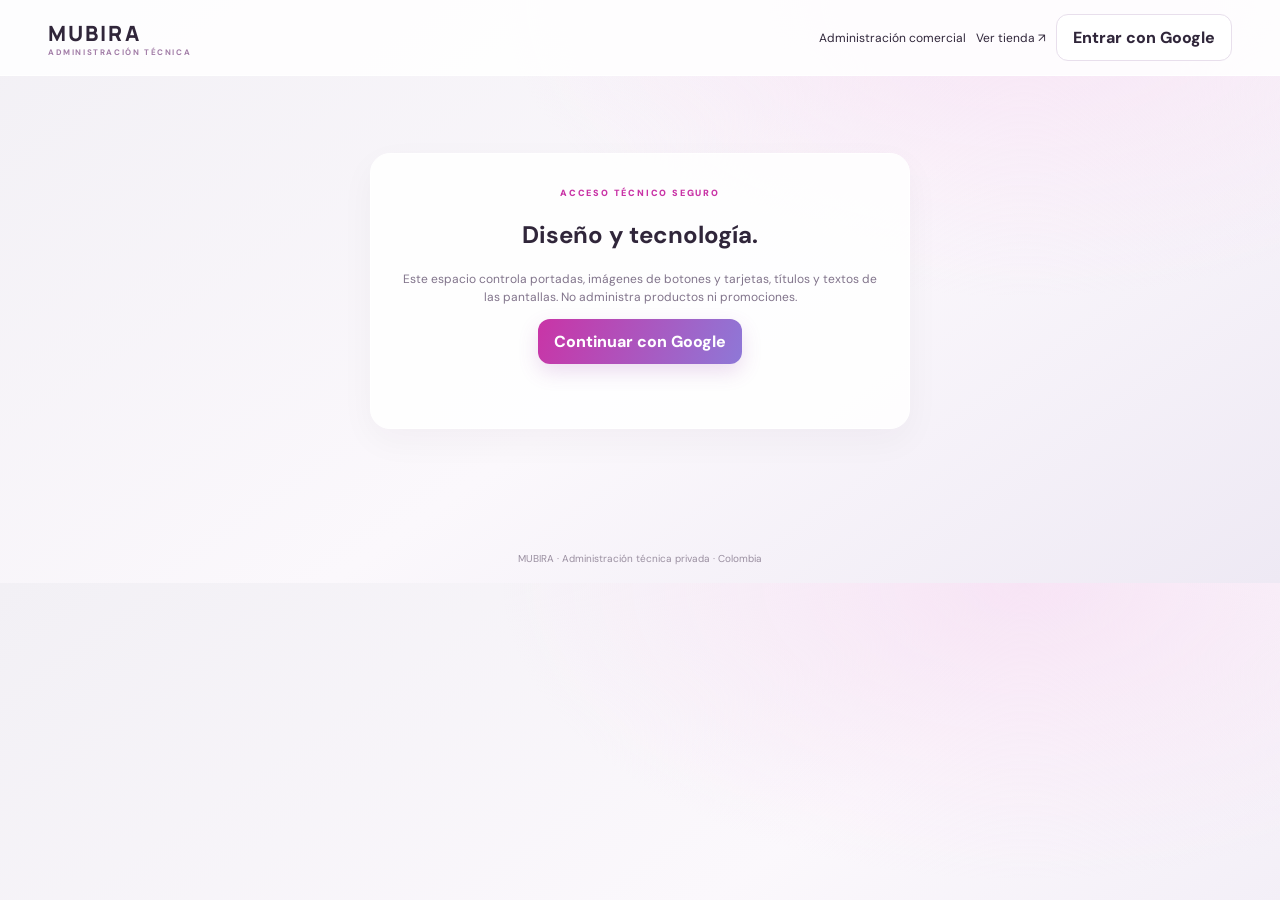
<file: tech-admin.html>
<!doctype html>
<html lang="es"><head><meta charset="UTF-8"><meta name="viewport" content="width=device-width,initial-scale=1,viewport-fit=cover"><meta name="theme-color" content="#211a2d"><title>Administración técnica · MUBIRA</title>
<link rel="preconnect" href="https://fonts.googleapis.com"><link href="https://fonts.googleapis.com/css2?family=DM+Sans:wght@400;500;600;700&family=Manrope:wght@500;600;700;800&display=swap" rel="stylesheet">
<style>
:root{--ink:#30263a;--muted:#81748b;--line:#e8dfec;--pink:#c934a6;--lilac:#8e78d7}*{box-sizing:border-box}body{margin:0;background:radial-gradient(ellipse at 80% 0,#f7e4f5,transparent 36%),linear-gradient(145deg,#f2f0f5,#fbf8fc 55%,#eee9f4);color:var(--ink);font-family:'DM Sans',sans-serif}header{display:flex;justify-content:space-between;align-items:center;gap:12px;padding:14px clamp(14px,4vw,48px);background:#ffffffdf;border-bottom:1px solid white;position:sticky;top:0;z-index:4}.brand{font:800 21px Manrope;letter-spacing:.1em;color:inherit;text-decoration:none}.brand small{display:block;font:700 8px 'DM Sans';letter-spacing:.2em;color:#a17ca6}.head-actions{display:flex;gap:10px;align-items:center}.head-actions a{color:inherit;text-decoration:none;font-size:12px}button{font:inherit;cursor:pointer;border:0;border-radius:12px;padding:12px 16px;font-weight:800;min-height:44px}.primary{color:#fff;background:linear-gradient(110deg,var(--pink),var(--lilac));box-shadow:0 8px 20px #a24baf30}.secondary{background:white;border:1px solid var(--line);color:var(--ink)}main{width:min(1000px,100%);margin:0 auto;padding:22px 14px 50px}.intro{margin:8px 0 20px}.eyebrow{font-size:9px;letter-spacing:.2em;color:var(--pink);font-weight:900}.intro h1{font:800 clamp(26px,4vw,38px)/1.05 Manrope;margin:8px 0}.intro p,.sub{color:var(--muted);font-size:12px;line-height:1.55}.panel{background:#ffffffdf;border:1px solid white;border-radius:20px;padding:clamp(15px,3vw,24px);box-shadow:0 12px 35px #36203c0a;margin:14px 0}.panel h2{font:800 19px Manrope;margin:0 0 7px}label{display:block;font-size:11px;font-weight:800;color:#695a73;margin:14px 0 7px}input,select,textarea{font:inherit;font-size:16px;width:100%;border:1px solid #e4dbe9;background:white;border-radius:11px;padding:12px;color:var(--ink)}textarea{min-height:85px;resize:vertical}.check{display:flex;align-items:center;gap:9px;margin:14px 0}.check input{width:auto}.actions{margin-top:16px}.actions button{width:100%}.message{min-height:18px;color:#8e3984;font-size:12px;margin-top:10px}.file-preview{margin:9px 0 14px;padding:10px;border:1px dashed #d9c9df;border-radius:12px;background:#fbf8fc}.file-preview[hidden]{display:none}.file-preview img{display:block;width:100%;max-height:230px;object-fit:contain;border-radius:8px;background:#f0ebf3}.hidden{display:none!important}#loginGate,#denied{max-width:540px;margin:55px auto;text-align:center}.pill{display:inline-flex;padding:7px 11px;border-radius:30px;background:#eee8f7;color:#7955a0;font-size:10px;font-weight:800}footer{text-align:center;color:#9a8fa0;font-size:10px;padding:18px}@media(max-width:480px){header{padding:11px 12px}.brand{font-size:18px}.head-actions{gap:6px}.head-actions a{font-size:10px}.head-actions button{padding:9px 10px;font-size:10px}.panel{border-radius:15px}main{padding:14px 10px 40px}}
#technicalAccessPanel .sub,#technicalAuditPanel .sub{line-height:1.5}
.access-row,.audit-row{border:1px solid #e8dfec;background:#fff;border-radius:12px;padding:12px;margin:9px 0}
.access-row{display:flex;align-items:center;justify-content:space-between;gap:10px;flex-wrap:wrap}
.access-row strong,.audit-row strong{font-size:13px;color:#392c43}
.access-row small,.audit-row small{display:block;color:#887b90;font-size:11px;margin-top:4px}
.access-row button{min-height:36px;padding:8px 12px;font-size:11px}
.audit-top{display:flex;justify-content:space-between;gap:8px;flex-wrap:wrap}
.audit-fields{font-size:11px;color:#725c80;margin-top:7px;overflow-wrap:anywhere}
.audit-action{font-size:10px;font-weight:900;letter-spacing:.08em;color:#a03e91}
/* MUBIRA técnico · uso cómodo desde teléfonos */
@media (max-width:760px) {
 html,body { width:100%; min-height:100%; height:auto; overflow-x:hidden; overflow-y:auto; }
 header { position:sticky; top:0; padding-top:max(10px,env(safe-area-inset-top)); flex-wrap:wrap; }
 .head-actions { flex-wrap:wrap; justify-content:flex-end; }
 .head-actions a { padding:7px 0; }
 main { width:100%; padding:14px 10px max(30px,env(safe-area-inset-bottom)); }
 #techApp { display:block; }
 #techApp .intro { padding:0 4px; }
 #techApp .panel { width:100%; max-width:100%; margin:12px 0; padding:16px 14px; scroll-margin-top:90px; }
 #techApp input,#techApp select,#techApp textarea { width:100%; max-width:100%; min-height:46px; font-size:16px; }
 #techApp textarea { min-height:100px; }
 #techApp input[type=file] { min-height:52px; padding:10px; }
 #techApp .actions { display:flex; flex-wrap:wrap; }
 #techApp .actions button { width:100%; min-height:48px; }
 #techApp .check { align-items:flex-start; }
 #techApp .check label { line-height:1.45; }
 .file-preview img { max-height:190px; }
 footer { padding-bottom:max(18px,env(safe-area-inset-bottom)); }
}

/* Panel técnico organizado por espacios de trabajo */
#techApp .intro{margin:4px 0 18px}
#techApp .intro h1{max-width:720px;letter-spacing:-.045em}
.tech-nav{display:flex;gap:8px;padding:7px;background:#ffffffb8;border:1px solid #fff;border-radius:17px;box-shadow:0 10px 28px #36203c0a;position:sticky;top:76px;z-index:3;overflow-x:auto;scrollbar-width:none}
.tech-nav::-webkit-scrollbar{display:none}
.tech-tab{flex:1 0 auto;display:flex;align-items:center;justify-content:center;gap:9px;background:transparent;color:#76677f;border:1px solid transparent;border-radius:12px;padding:11px 15px;min-height:48px;font-size:12px;white-space:nowrap}
.tech-tab span{font-size:9px;color:#ad8cb5;letter-spacing:.08em}
.tech-tab.active{color:#fff;background:linear-gradient(110deg,#c934a6,#8e78d7);box-shadow:0 7px 18px #a24baf30}
.tech-tab.active span{color:#fff9}
.tech-workspace{min-height:430px}
.tech-screen{display:none;animation:techIn .22s ease both}
.tech-screen.active{display:block}
@keyframes techIn{from{opacity:.55;transform:translateY(5px)}to{opacity:1;transform:translateY(0)}}
#techApp .tech-screen{margin-top:14px}
#techApp .tech-screen h2{font-size:20px;letter-spacing:-.025em}
#techApp .tech-screen>.sub{max-width:720px;margin-bottom:18px}
#techApp .tech-screen label{margin-top:17px}
#techApp .tech-screen .actions{max-width:420px}
#techApp .tech-screen .actions button{min-height:48px}
#techApp .file-preview{margin-top:12px}
@media(max-width:760px){
 .tech-nav{top:66px;margin:0 -1px;border-radius:14px;justify-content:flex-start}
 .tech-tab{flex:0 0 auto;padding:10px 14px;min-height:46px}
 .tech-workspace{min-height:0}
 #techApp .tech-screen{margin-top:10px}
}
@media(min-width:900px){
 #techApp{max-width:920px;margin:0 auto}
 .tech-nav{top:76px}
 #techApp .tech-screen{padding:26px 30px}
 #techApp .tech-screen .actions{max-width:360px}
}

 .theme-library{display:grid;gap:10px;margin:14px 0}.theme-library-card{padding:13px;border:1px solid #e8dfec;border-radius:14px;background:#fff}.theme-library-card.is-active{border:2px solid #b34bb4;background:#fffaff}.theme-library-card strong,.theme-library-card small{display:block}.theme-library-card strong{font-size:13px}.theme-library-card small{font-size:11px;color:#81748b;margin-top:4px}.theme-library-actions{display:flex;gap:7px;flex-wrap:wrap;margin-top:10px}.theme-library-actions button{flex:1;min-width:90px;padding:9px;font-size:11px;min-height:38px}.theme-library-actions button:disabled{opacity:.4;cursor:not-allowed}#themeScreenImage{position:absolute;width:1px;height:1px;opacity:0;pointer-events:none}.theme-color-grid{display:grid;grid-template-columns:repeat(2,minmax(0,1fr));gap:10px}.theme-color-grid label{margin:10px 0}.theme-color-grid input[type=color]{display:block;width:100%;height:48px;padding:4px;border-radius:10px}@media(max-width:480px){.theme-color-grid{grid-template-columns:1fr 1fr}}\n
/* ===== MUBIRA · experiencia uniforme para todos los espacios técnicos ===== */
#techApp{--studio-line:#e9e0ed;--studio-shadow:0 16px 42px rgba(52,29,63,.07)}
#techApp .intro{padding:8px 2px 18px}
#techApp .intro h1{font-size:clamp(27px,5vw,42px);line-height:1.04;max-width:760px}
#techApp .intro p:not(.eyebrow){max-width:650px;font-size:13px;line-height:1.7}
#techApp .tech-nav{padding:6px;gap:6px;background:rgba(255,255,255,.9);border:1px solid #fff;box-shadow:0 12px 32px rgba(52,29,63,.09);backdrop-filter:blur(16px)}
#techApp .tech-tab{position:relative;transition:transform .18s ease,background .18s ease;letter-spacing:.01em}
#techApp .tech-tab:active{transform:scale(.97)}
#techApp .tech-tab.active{background:linear-gradient(115deg,#c934a6 0%,#a15ac4 52%,#8277d7 100%);box-shadow:0 8px 20px rgba(162,75,175,.24)}
#techApp .tech-screen{position:relative;border:1px solid rgba(255,255,255,.95);border-radius:22px;box-shadow:var(--studio-shadow);overflow:hidden}
#techApp .tech-screen:before{content:"";display:block;width:54px;height:4px;border-radius:10px;background:linear-gradient(90deg,#c934a6,#9a80dc);margin:0 0 18px}
#techApp .tech-screen h2{font-size:clamp(19px,3vw,24px);margin:0 0 8px}
#techApp .tech-screen h3{font:800 14px Manrope;color:#55445f;margin:24px 0 10px;padding-top:15px;border-top:1px solid var(--studio-line)}
#techApp .tech-screen>.sub{font-size:12px;line-height:1.7;color:#82758b;max-width:680px}
#techApp .tech-screen label{font-size:11px;letter-spacing:.015em;color:#665671;margin:18px 0 7px}
#techApp .tech-screen input:not([type=checkbox]):not([type=file]),
#techApp .tech-screen select,#techApp .tech-screen textarea{border:1px solid #e6dce9;border-radius:13px;background:linear-gradient(180deg,#fff,#fdfbfe);box-shadow:0 2px 7px rgba(56,35,65,.025);transition:border-color .18s,box-shadow .18s}
#techApp .tech-screen input:focus,#techApp .tech-screen select:focus,#techApp .tech-screen textarea:focus{outline:none;border-color:#c56ab8;box-shadow:0 0 0 3px rgba(201,52,166,.10)}
#techApp .tech-screen input[type=file]{border:1px dashed #d8c5df;border-radius:13px;background:#fcf9fd;padding:12px}
#techApp .tech-screen .actions{max-width:none;margin-top:20px}
#techApp .tech-screen .actions button{width:100%;min-height:50px;border-radius:14px}
#techApp .tech-screen .secondary{border:1px solid #e6dce9;background:#fff}
#techApp .tech-screen .primary{background:linear-gradient(110deg,#c934a6,#8e78d7);box-shadow:0 9px 22px rgba(162,75,175,.19)}
#techApp .tech-screen .message{padding:10px 12px;border-radius:11px;background:#f8f1fa;line-height:1.5}
#techApp .file-preview{border:1px solid #e9dfed;border-radius:15px;background:linear-gradient(145deg,#fff,#faf6fc);padding:12px}
#techApp .file-preview img{max-height:260px;object-fit:contain;border-radius:10px}
#technicalAccessPanel .access-row,#technicalAuditPanel .audit-row{border:1px solid #ece3ef;border-radius:15px;padding:14px;background:linear-gradient(145deg,#fff,#fdfafe);box-shadow:0 5px 16px rgba(52,29,63,.035)}
#technicalAccessPanel .access-row button{border-radius:11px}
#technicalAuditPanel .audit-action{display:inline-flex;padding:6px 9px;border-radius:20px;background:#f8eafa;color:#9b388f}
#techApp .theme-library-card{border:1px solid #e9dfed;border-radius:16px;padding:15px;box-shadow:0 5px 16px rgba(52,29,63,.035)}
#techApp .theme-library-card.is-active{border:2px solid #c15bb4;background:linear-gradient(145deg,#fff,#fff7fd);box-shadow:0 8px 24px rgba(190,75,168,.10)}
#techApp .theme-library-card strong{font:800 14px Manrope}
#techApp .theme-library-actions button{border-radius:11px}
#techApp .theme-color-grid{gap:12px}
#techApp .theme-color-grid label{padding:10px;border:1px solid #eee5f1;border-radius:13px;background:#fff}
#techApp .theme-color-grid input[type=color]{margin-top:8px;border:1px solid #eee5f1}
#techApp .pill{border:1px solid #ead9ef;background:#f8effa;color:#8b4a96;letter-spacing:.06em}
@media(max-width:760px){
 #techApp .intro{padding:5px 3px 14px}
 #techApp .tech-nav{top:64px;gap:5px;padding:5px}
 #techApp .tech-tab{min-height:45px;padding:9px 12px;font-size:11px}
 #techApp .tech-screen{border-radius:18px;padding:17px 14px;margin-top:11px}
 #techApp .tech-screen:before{margin-bottom:15px}
 #techApp .tech-screen h2{font-size:20px}
 #techApp .tech-screen>.sub{font-size:12px}
 #techApp .tech-screen label{margin-top:16px}
 #techApp .tech-screen input:not([type=checkbox]):not([type=file]),#techApp .tech-screen select,#techApp .tech-screen textarea{min-height:47px}
 #techApp .tech-screen textarea{min-height:92px}
 #techApp .file-preview img{max-height:210px}
 #techApp .theme-color-grid{grid-template-columns:repeat(2,minmax(0,1fr))}
 #techApp .theme-library-actions{display:grid;grid-template-columns:1fr}
 #techApp .theme-library-actions button{width:100%;min-height:43px}
 #technicalAccessPanel .access-row{align-items:flex-start}
 #technicalAccessPanel .access-row button{width:100%}
}
@media(min-width:761px){
 #techApp .tech-workspace{display:grid;grid-template-columns:minmax(0,1fr);gap:16px}
 #techApp .tech-screen{padding:28px 30px}
 #technicalAccessPanel,#technicalAuditPanel{max-width:none}
 #techApp .tech-screen .actions{max-width:420px}
 #techApp .theme-library{grid-template-columns:repeat(2,minmax(0,1fr))}
}

</style>
<style>
.cover-layout-controls{margin:18px 0;padding:16px;border:1px solid rgba(155,112,190,.28);border-radius:18px;background:linear-gradient(135deg,rgba(245,239,250,.9),rgba(255,255,255,.96))}
.cover-layout-controls h3{margin:0 0 6px;font-size:1rem}
.cover-control-grid{display:grid;grid-template-columns:repeat(2,minmax(0,1fr));gap:12px;margin:14px 0}
.cover-control-grid>div{min-width:0;padding:10px;border-radius:12px;background:rgba(255,255,255,.82)}
.cover-control-grid input[type=range]{width:100%;accent-color:#c02c91}
.cover-control-grid select{width:100%;min-width:0}
@media(max-width:560px){.cover-control-grid{grid-template-columns:1fr}.cover-layout-controls{padding:12px}}

.tech-nav-heading{display:flex;align-items:center;justify-content:space-between;gap:10px;margin:0 0 8px;color:#796982;font-size:11px;font-weight:800}
.tech-nav-heading>div{display:flex;gap:7px;flex:0 0 auto}
.tech-step{border:1px solid #e8ddec;background:#fff;color:#6d5278;border-radius:10px;padding:8px 12px;font-size:11px;font-weight:800}
.tech-step:disabled{opacity:.35}
.tech-nav{scroll-snap-type:x proximity;touch-action:pan-x;overscroll-behavior-x:contain}
.tech-tab{scroll-snap-align:center}
@media(max-width:560px){.tech-nav-heading{align-items:flex-start;flex-direction:column}.tech-nav-heading>div{width:100%}.tech-step{flex:1}.tech-nav{top:68px}}
</style><style>
#sectionImagePreview.cover-preview-mode{position:relative;height:300px;min-height:220px;overflow:hidden;background:linear-gradient(145deg,#eee8f3,#fff)}
#sectionImagePreview.cover-preview-mode img{position:absolute;display:block;max-height:none;max-width:none;object-position:center}
@media(max-width:560px){#sectionImagePreview.cover-preview-mode{height:250px}}
</style><style>
.cover-composition-preview{margin:16px 0 20px;padding:12px;border:1px solid #e8ddec;border-radius:18px;background:linear-gradient(145deg,#fbf8fd,#fff);box-shadow:0 8px 24px rgba(52,29,63,.06)}
.cover-preview-label{font-size:9px;font-weight:900;letter-spacing:.12em;color:#a34b9b;margin:2px 0 10px}
.cover-preview-stage{position:relative;width:100%;height:clamp(230px,42vw,390px);overflow:hidden;isolation:isolate;border-radius:14px;background:linear-gradient(135deg,#d8d4df,#f4e8f2 55%,#c9c3d7)}
.cover-preview-stage #coverPreviewEnvironment{position:absolute;inset:0;width:100%;height:100%;max-width:none;max-height:none;object-fit:cover;z-index:0}
.cover-preview-stage #coverPreviewImage{position:absolute;z-index:2;display:block;max-width:none;max-height:none;padding:0;border:0;background:transparent;box-shadow:none;object-position:center}
.cover-preview-stage #coverPreviewEmpty{position:absolute;z-index:1;inset:0;display:grid;place-items:center;padding:24px;text-align:center;color:#756a80;font-size:12px}
.cover-preview-stage #coverPreviewEmpty[hidden]{display:none}
@media(max-width:560px){.cover-composition-preview{padding:9px}.cover-preview-stage{height:260px}}
</style><style>
/* Rediseño del centro técnico MUBIRA */
.tech-hero{display:grid;grid-template-columns:minmax(0,1fr) minmax(210px,270px);gap:18px;align-items:stretch;padding:24px!important;border:1px solid #fff;border-radius:24px;background:radial-gradient(circle at 92% 8%,#f1d9f1 0,transparent 34%),linear-gradient(125deg,#fff,#f7f0fa 58%,#eae5f6);box-shadow:0 16px 44px #36203c0d}
.tech-hero h1{max-width:680px!important;font-size:clamp(28px,4vw,43px)!important;line-height:1.04!important}
.tech-hero-links{display:grid;gap:9px;align-content:center}
.tech-hero-links a{display:grid;grid-template-columns:34px 1fr;column-gap:10px;align-items:center;padding:12px 14px;border:1px solid #eadfed;border-radius:14px;background:#ffffffd9;color:#493b53;text-decoration:none}
.tech-hero-links a>span{grid-row:span 2;width:34px;height:34px;display:grid;place-items:center;border-radius:10px;background:#f7e8f6;color:#a23e9a;font-size:17px}
.tech-hero-links b{font-size:12px}.tech-hero-links small{font-size:10px;color:#8d8094}
#techApp .tech-nav{display:grid;grid-template-columns:repeat(6,minmax(0,1fr));gap:7px;padding:8px;border-radius:18px}
#techApp .tech-tab{min-width:0;flex-direction:column;gap:4px;padding:12px 8px;white-space:normal;text-align:center;font-size:11px}
#techApp .tech-tab span{font-size:9px}
#techApp .tech-screen{background:linear-gradient(150deg,#fff,#fdfafe);border:1px solid #fff;box-shadow:0 16px 44px rgba(52,29,63,.075)}
#visualBuilderPanel .vb-toolbar{gap:8px}
#visualBuilderPanel .vb-toolbar>button{flex:1 1 auto}
#visualBuilderPanel .vb-shell{grid-template-columns:minmax(245px,310px) minmax(0,1fr);align-items:start}
#visualBuilderPanel .vb-tools{position:sticky;top:150px;max-height:calc(100vh - 175px);overflow:auto;scrollbar-width:thin;background:linear-gradient(160deg,#fff,#faf6fc);box-shadow:0 8px 25px #36203c0b}
#visualBuilderPanel .vb-group{border:1px solid #eee5f1;border-radius:14px;background:#fff;margin:0 0 9px;overflow:hidden}
#visualBuilderPanel .vb-group summary{display:flex;gap:10px;align-items:center;cursor:pointer;list-style:none;padding:12px}
#visualBuilderPanel .vb-group summary::-webkit-details-marker{display:none}
#visualBuilderPanel .vb-group summary:after{content:"＋";margin-left:auto;color:#a14b9a;font-weight:900}
#visualBuilderPanel .vb-group[open] summary:after{content:"−"}
#visualBuilderPanel .vb-group-icon{width:34px;height:34px;flex:0 0 34px;display:grid;place-items:center;border-radius:10px;background:#f7eaf7;color:#a13f98;font-size:17px}
#visualBuilderPanel .vb-group summary b,#visualBuilderPanel .vb-group summary small{display:block}
#visualBuilderPanel .vb-group summary b{font-size:12px;color:#45364e}
#visualBuilderPanel .vb-group summary small{font-size:10px;color:#96899b;margin-top:3px}
#visualBuilderPanel .vb-group-body{padding:0 11px 11px}
#visualBuilderPanel .vb-group-body>button{min-height:40px;font-size:11px;border-radius:10px}
#visualBuilderPanel .vb-group-body .vb-layers{max-height:190px}
#visualBuilderPanel .vb-layer-actions{display:grid;grid-template-columns:1fr 1fr;gap:5px}
#visualBuilderPanel .vb-layer-actions button{width:100%;min-height:37px;padding:8px;font-size:10px}
#visualBuilderPanel .vb-history{display:flex;justify-content:space-between;align-items:center;gap:8px;padding:11px 2px;color:#786b80;font-size:11px}
#visualBuilderPanel .vb-history>div{display:flex;gap:5px}
#visualBuilderPanel .vb-history button{min-height:36px;padding:7px 10px;font-size:11px}
#visualBuilderPanel .vb-danger{background:#fff5f7!important;border:1px solid #f0d9e1!important;color:#a34463!important}
#visualBuilderPanel .vb-help{font-size:10px;line-height:1.5;color:#8c7d92;margin:8px 2px}
#visualBuilderPanel .vb-stage-wrap{background:linear-gradient(145deg,#f8f3fa,#eee8f4);box-shadow:inset 0 0 0 1px #fff}
#visualBuilderPanel .vb-stage{box-shadow:0 18px 48px #28163225}
#visualBuilderPanel .vb-status{padding:10px 12px;border-radius:11px;background:#f7edf8}
@media(max-width:760px){
 .tech-hero{grid-template-columns:1fr;padding:17px!important;border-radius:18px}
 .tech-hero-links{grid-template-columns:1fr 1fr}
 .tech-hero-links a{grid-template-columns:28px 1fr;padding:10px;column-gap:7px}
 .tech-hero-links a>span{width:28px;height:28px}
 #techApp .tech-nav{grid-template-columns:repeat(3,minmax(0,1fr));top:65px}
 #techApp .tech-tab{min-height:60px;padding:8px 5px;font-size:10px}
 #visualBuilderPanel .vb-shell{grid-template-columns:1fr}
 #visualBuilderPanel .vb-stage-wrap{order:0}
 #visualBuilderPanel .vb-tools{position:static;order:1;max-height:none;overflow:visible}
 #visualBuilderPanel .vb-group summary{min-height:57px}
 #visualBuilderPanel .vb-stage{min-height:500px}
}
@media(min-width:761px) and (max-width:980px){#techApp .tech-nav{grid-template-columns:repeat(3,minmax(0,1fr))}}
</style></head><body>
<header><a href="/" class="brand">MUBIRA<small>ADMINISTRACIÓN TÉCNICA</small></a><div class="head-actions"><a href="/admin.html">Administración comercial</a><a href="/" target="_blank" rel="noopener">Ver tienda ↗</a><button class="secondary" id="authButton">Entrar con Google</button></div></header>
<main>
<section id="loginGate" class="panel"><p class="eyebrow">ACCESO TÉCNICO SEGURO</p><h1>Diseño y tecnología.</h1><p class="sub">Este espacio controla portadas, imágenes de botones y tarjetas, títulos y textos de las pantallas. No administra productos ni promociones.</p><button class="primary" id="loginButton">Continuar con Google</button><p class="message" id="loginMessage"></p></section>
<section id="denied" class="panel hidden"><p class="eyebrow">ACCESO RESTRINGIDO</p><h1>Cuenta sin permisos técnicos</h1><p class="sub">La sesión de Google está activa, pero esta cuenta no tiene autorización para cambiar la apariencia de MUBIRA.</p><p id="signedEmail"></p><button class="secondary" id="signOutDenied">Cerrar sesión</button></section>
<div id="techApp" class="hidden">
<div class="intro tech-hero"><div><p class="eyebrow">MUBIRA · CONTROL CENTER</p><h1>Estudio de administración técnica</h1><p>Un solo lugar para controlar el acceso, la identidad visual y cada pantalla de la tienda. Organiza tu trabajo por módulos y revisa los cambios antes de publicarlos.</p><span class="pill">ESPACIO PRIVADO · DISEÑO Y CONFIGURACIÓN</span></div><div class="tech-hero-links"><a href="/" target="_blank" rel="noopener"><span>↗</span><b>Ver tienda</b><small>Experiencia pública</small></a><a href="/admin.html"><span>▤</span><b>Catálogo comercial</b><small>Productos y pedidos</small></a></div></div>
<div class="tech-test-notice" role="status">MODO DE PRUEBAS · Los cambios del constructor se preparan como borradores. No se debe considerar la tienda lista para operación comercial.</div><div class="tech-nav-heading"><span id="techScreenStatus" aria-live="polite">Módulo 1 de 4 · Seguridad</span><div><button type="button" class="tech-step" id="techPrev" aria-label="Sección anterior">← Anterior</button><button type="button" class="tech-step" id="techNext" aria-label="Sección siguiente">Siguiente →</button></div></div><nav class="tech-nav" aria-label="Módulos del administrador técnico">
<button type="button" class="tech-tab active" data-tech-target="access"><span>01</span> Seguridad y accesos</button>
<button type="button" class="tech-tab" data-tech-target="builder"><span>02</span> Constructor de pantallas</button>
<button type="button" class="tech-tab" data-tech-target="cards"><span>03</span> Tarjetas de Espacios</button>
<button type="button" class="tech-tab" data-tech-target="themes"><span>04</span> Ambientes y marca</button>
</nav><div class="tech-workspace"><section class="panel tech-screen" data-tech-screen="builder" id="visualBuilderPanel">
<style>
#visualBuilderPanel .vb-pages{display:flex;gap:8px;overflow-x:auto;padding:8px 2px 14px;scrollbar-width:thin}
#visualBuilderPanel .vb-pages button{flex:0 0 auto;border:1px solid #e8ddec;background:#fff;color:#594865;border-radius:13px;padding:11px 16px;font-size:12px}
#visualBuilderPanel .vb-pages button.active{background:linear-gradient(110deg,#c934a6,#8e78d7);color:#fff;border-color:transparent}
#visualBuilderPanel .vb-shell{display:grid;grid-template-columns:minmax(210px,260px) minmax(0,1fr);gap:16px}
#visualBuilderPanel .vb-tools,#visualBuilderPanel .vb-stage-wrap{background:#fff;border:1px solid #eadfed;border-radius:18px;padding:14px;min-width:0}
#visualBuilderPanel .vb-tools button{width:100%;margin:5px 0;text-align:left;background:#faf6fc;border:1px solid #eee4f0;color:#4d3b57}
#visualBuilderPanel .vb-toolbar{display:flex;gap:8px;flex-wrap:wrap;align-items:center;justify-content:space-between;margin-bottom:12px}
#visualBuilderPanel .vb-stage{position:relative;margin:auto;width:min(100%,680px);min-height:480px;aspect-ratio:9/16;max-height:760px;overflow:hidden;border:8px solid #28212f;border-radius:28px;background:linear-gradient(145deg,#f8f2fa,#eee7f4);box-shadow:0 14px 38px #28163220;touch-action:pan-y}
#visualBuilderPanel .vb-stage.desktop{aspect-ratio:16/9;min-height:340px;max-height:520px;width:100%;border-radius:16px}
#visualBuilderPanel .vb-bg-video{position:absolute;inset:0;width:100%;height:100%;object-fit:cover;z-index:0;pointer-events:none}
#visualBuilderPanel .vb-element{position:absolute;display:flex;align-items:center;justify-content:center;padding:8px;overflow:hidden;touch-action:none;cursor:grab;border:1px dashed transparent;user-select:none}
#visualBuilderPanel .vb-element.selected{border:2px solid #c934a6}
#visualBuilderPanel .vb-resize{position:absolute;z-index:5;width:18px;height:18px;min-width:18px;min-height:18px;padding:0;border:2px solid #fff;border-radius:50%;background:#c934a6;box-shadow:0 1px 6px #27142f66;touch-action:none}
#visualBuilderPanel .vb-resize-nw{left:-7px;top:-7px;cursor:nwse-resize}
#visualBuilderPanel .vb-resize-ne{right:-7px;top:-7px;cursor:nesw-resize}
#visualBuilderPanel .vb-resize-sw{left:-7px;bottom:-7px;cursor:nesw-resize}
#visualBuilderPanel .vb-resize-se{right:-7px;bottom:-7px;cursor:nwse-resize}
#visualBuilderPanel .vb-element.selected{overflow:visible}
#visualBuilderPanel .vb-element.selected img{border-radius:2px}
#visualBuilderPanel .vb-element img{width:100%;height:100%;object-fit:cover;pointer-events:none}
#visualBuilderPanel .vb-copy{white-space:pre-wrap;text-align:center;overflow-wrap:anywhere;font-weight:800}
#visualBuilderPanel .vb-button{display:inline-block;padding:10px 18px;border-radius:999px;background:linear-gradient(110deg,#c934a6,#8e78d7);color:white;font-weight:800}
#visualBuilderPanel .vb-empty{position:absolute;inset:0;display:grid;place-content:center;text-align:center;padding:28px;color:#8b7b93;pointer-events:none}
#visualBuilderPanel .vb-layers{display:flex;flex-direction:column;gap:5px;max-height:240px;overflow:auto;margin:9px 0}
#visualBuilderPanel .vb-layer{display:flex!important;align-items:center;gap:8px;width:100%;margin:0!important;padding:9px 10px!important;border:1px solid #eee4f0!important;border-radius:10px;background:#fff!important;color:#594865!important;text-align:left!important}
#visualBuilderPanel .vb-layer.active{border-color:#c934a6!important;background:#fbf0fa!important}
#visualBuilderPanel .vb-layer-icon{width:25px;height:25px;display:grid;place-items:center;border-radius:7px;background:#f2e8f4;color:#9a398e;font-weight:800}
#visualBuilderPanel .vb-layer-name{flex:1;overflow:hidden;text-overflow:ellipsis;white-space:nowrap;font-size:12px}
#visualBuilderPanel .vb-layer small{color:#98899e;font-variant-numeric:tabular-nums}
#visualBuilderPanel .vb-layers-empty{font-size:11px;color:#98899e;padding:8px 2px}
#visualBuilderPanel .vb-props{display:grid;grid-template-columns:1fr 1fr;gap:8px}
#visualBuilderPanel .vb-props label{margin:6px 0;font-size:10px}
#visualBuilderPanel .vb-props input{font-size:14px;padding:8px;min-height:38px}
#visualBuilderPanel .vb-status{font-size:11px;color:#8d4388;min-height:20px;margin-top:10px}
@media(max-width:760px){#visualBuilderPanel .vb-shell{grid-template-columns:1fr}#visualBuilderPanel .vb-tools{order:2}#visualBuilderPanel .vb-stage-wrap{order:1}#visualBuilderPanel .vb-stage{min-height:440px;width:min(100%,340px)}#visualBuilderPanel .vb-stage.desktop{width:100%;min-height:230px}}

/* Vista previa enfocada: oculta herramientas y muestra el lienzo sin controles de edición */
#visualBuilderPanel.vb-preview-mode .vb-shell{grid-template-columns:minmax(0,1fr)}
#visualBuilderPanel.vb-preview-mode .vb-tools{display:none}
#visualBuilderPanel.vb-preview-mode .vb-stage-wrap{padding:clamp(12px,3vw,28px);background:linear-gradient(145deg,#f7f1fa,#ece6f2)}
#visualBuilderPanel.vb-preview-mode .vb-stage{width:min(100%,980px);max-height:none;min-height:520px;aspect-ratio:16/9;border-radius:18px;box-shadow:0 20px 55px #28163224}
#visualBuilderPanel.vb-preview-mode .vb-stage:not(.desktop){width:min(100%,390px);min-height:650px;aspect-ratio:9/16;border-radius:30px}
#visualBuilderPanel.vb-preview-mode .vb-element{border-color:transparent!important;cursor:default}
#visualBuilderPanel.vb-preview-mode .vb-resize{display:none!important}
#visualBuilderPanel.vb-preview-mode #vbPreviewToggle{background:#4f405b}
@media(max-width:760px){#visualBuilderPanel.vb-preview-mode .vb-stage{min-height:440px}#visualBuilderPanel.vb-preview-mode .vb-stage:not(.desktop){min-height:560px}}

#visualBuilderPanel .vb-layer{padding:5px!important}
#visualBuilderPanel .vb-layer-pick{display:flex;align-items:center;gap:8px;flex:1;min-width:0;border:0!important;background:transparent!important;color:inherit!important;padding:4px!important;margin:0!important;text-align:left}
#visualBuilderPanel .vb-layer-action{width:30px;min-width:30px;height:30px;padding:0!important;margin:0!important;border:1px solid #e8ddeb!important;border-radius:8px;background:#fff!important;color:#76517b!important}
#visualBuilderPanel .vb-layer.is-hidden{opacity:.62}
#visualBuilderPanel .vb-layer.is-locked{border-style:dashed!important}
#visualBuilderPanel .vb-cover-editor{margin-top:18px;border:1px solid #e7d9ec;border-radius:16px;background:#fff;overflow:hidden}
#visualBuilderPanel .vb-cover-editor>summary{padding:14px 16px;background:linear-gradient(110deg,#f8f0fa,#fff);cursor:pointer}
#visualBuilderPanel .vb-cover-editor .vb-group-body{padding:16px}
#visualBuilderPanel .cover-save-note{padding:12px 14px;border-left:3px solid #c934a6;border-radius:8px;background:#fbf5fc}
#visualBuilderPanel .vb-cover-editor .cover-composition-preview{max-width:620px}
#visualBuilderPanel .vb-cover-editor .cover-preview-stage{max-width:100%}

/* El historial permanece conservado, pero fuera de la navegación durante las pruebas. */
#technicalAuditPanel{display:none!important}
.tech-test-notice{margin:0 0 18px;padding:12px 16px;border:1px solid #d9c8e5;border-radius:14px;background:linear-gradient(110deg,#f5eef9,#fff);color:#5b4568;font-size:12px;font-weight:700}
</style>
<h2>Constructor visual · Todas tus pantallas</h2>
<p class="sub">Diseña la composición de cada pantalla: agrega fotografías, textos, botones, bloques y videos de fondo; mueve, cambia tamaños y organiza capas. Este módulo no reemplaza los datos de las tarjetas existentes ni la identidad global del sitio.</p>
<div class="actions vb-shortcuts"><button type="button" class="secondary" id="vbOpenCards">▦ Editar tarjetas de Espacios</button><button type="button" class="secondary" id="vbOpenThemes">◈ Abrir ambientes y marca</button></div>
<div class="vb-pages" id="vbPages" aria-label="Pantallas de la tienda"></div>
<div class="vb-toolbar"><button type="button" class="secondary" id="vbAddPage">＋ Crear pantalla</button><button type="button" class="secondary" id="vbDuplicatePage">▣ Duplicar pantalla</button><button type="button" class="secondary" id="vbRenamePage">✎ Renombrar pantalla</button><button type="button" class="secondary" id="vbMovePageLeft">← Mover antes</button><button type="button" class="secondary" id="vbMovePageRight">Mover después →</button><button type="button" class="secondary" id="vbRemovePage">Retirar pantalla nueva</button></div>
<div class="vb-toolbar"><strong id="vbCurrentPage">INICIO</strong><div><button class="secondary" id="vbPhone" type="button">Celular</button> <button class="secondary" id="vbDesktop" type="button">Computador</button> <button class="primary" id="vbPreviewToggle" type="button" aria-pressed="false">▶ Vista previa</button></div></div>
<div class="vb-shell">
<aside class="vb-tools">
<details class="vb-group" open><summary><span class="vb-group-icon">＋</span><span><b>Contenido</b><small>Agrega elementos a tu pantalla</small></span></summary><div class="vb-group-body">
<button type="button" id="vbAddImage">▧ Agregar fotografía</button><button type="button" id="vbAddText">T Agregar título o texto</button><button type="button" id="vbAddButton">▢ Agregar botón</button><button type="button" id="vbAddPanel">▤ Agregar bloque / sección</button><input id="vbImageFile" type="file" accept="image/jpeg,image/png,image/webp" hidden>
</div></details>
<details class="vb-group"><summary><span class="vb-group-icon">▧</span><span><b>Fondo y ambiente</b><small>Video decorativo de pantalla</small></span></summary><div class="vb-group-body"><button type="button" id="vbBackgroundVideoButton">▶ Poner video de fondo</button><button type="button" id="vbClearBackground">Quitar fondo de video</button><input id="vbBackgroundVideo" type="file" accept="video/mp4,video/webm,video/quicktime" hidden><p class="vb-help">Este fondo es independiente del video de presentación de 10 segundos de cada producto.</p></div></details>
<details class="vb-group" open><summary><span class="vb-group-icon">☷</span><span><b>Capas</b><small>Selecciona y organiza los elementos</small></span></summary><div class="vb-group-body"><div id="vbLayers" class="vb-layers" aria-label="Capas y elementos de la pantalla"></div><div class="vb-layer-actions"><button type="button" id="vbBringFront">Traer al frente</button><button type="button" id="vbSendBack">Enviar al fondo</button><button type="button" id="vbDuplicate">⧉ Duplicar</button><button type="button" id="vbDelete">Eliminar</button></div></div></details>
<details class="vb-group"><summary><span class="vb-group-icon">⚙</span><span><b>Propiedades</b><small>Posición, tamaño, texto y color</small></span></summary><div class="vb-group-body"><div class="vb-props"><label>Ancho (%)<input id="vbWidth" type="number" min="8" max="100" value="80"></label><label>Alto (px)<input id="vbHeight" type="number" min="30" max="600" value="90"></label><label>Izquierda (%)<input id="vbLeft" type="number" min="0" max="100" value="10"></label><label>Arriba (%)<input id="vbTop" type="number" min="0" max="100" value="10"></label><label>Texto<input id="vbText" type="text" maxlength="180" placeholder="Tu mensaje"></label><label>Tamaño texto<input id="vbFont" type="number" min="10" max="64" value="24"></label><label>Color<input id="vbColor" type="color" value="#30263a"></label><label>Fondo<input id="vbBackground" type="color" value="#ffffff"></label><label id="vbLinkLabel" hidden>Destino del botón<input id="vbLink" type="text" maxlength="300" placeholder="https://... o #coleccion"></label></div></div></details>
<div class="vb-history"><span>Historial de edición</span><div><button type="button" id="vbUndo" disabled>↶ Deshacer</button><button type="button" id="vbRedo" disabled>↷ Rehacer</button></div></div>
<button type="button" id="vbClear" class="vb-danger">Vaciar esta pantalla</button>
</aside>
<div class="vb-stage-wrap"><div class="vb-stage" id="vbStage"><div class="vb-empty" id="vbEmpty">Esta pantalla está lista para diseñarse.</div></div><div class="actions"><button class="primary" type="button" id="vbSave">Guardar borradores · No publicar</button></div><p class="vb-status" id="vbStatus" aria-live="polite">Cargando...</p></div>
</div><details class="vb-group vb-cover-editor"><summary><span class="vb-group-icon">▧</span><span><b>Textos y portada original</b><small>Editar títulos, descripciones e imagen frontal de las cuatro pantallas</small></span></summary><div class="vb-group-body">
<h3>Contenido y portada de la pantalla</h3>
<p class="sub cover-save-note"><strong>Importante:</strong> «Guardar portada y contenido» actualiza los textos y la portada de la tienda. Los elementos que agregues con el Constructor visual siguen siendo borradores hasta que se publique ese diseño.</p><p class="sub">La portada es la imagen principal que se monta ENCIMA del ambiente. En Inicio aparece como una capa independiente dentro del espacio visual; no reemplaza el fondo. Aquí también puedes cambiar títulos y textos.</p>
<label for="sectionKey">Pantalla que quieres editar</label><select id="sectionKey"><option value="inicio">Inicio</option><option value="espacios">Espacios</option><option value="coleccion">Colección</option><option value="nuestro_mundo">Nuestro mundo</option></select>
<label for="sectionNavLabel">Nombre en el menú</label><input id="sectionNavLabel" maxlength="60" placeholder="Nombre de la pantalla">
<label for="sectionEyebrow">Texto pequeño superior</label><input id="sectionEyebrow" maxlength="120" placeholder="Frase corta">
<label for="sectionTitle">Título principal</label><textarea id="sectionTitle" rows="3" maxlength="240" placeholder="Puedes escribir saltos de línea"></textarea>
<label for="sectionDescription">Descripción</label><textarea id="sectionDescription" rows="4" maxlength="1200" placeholder="Texto que verá el cliente"></textarea>
<label for="sectionButtonText">Texto del botón o etiqueta</label><input id="sectionButtonText" maxlength="80" placeholder="Ej. Explorar">
<label for="sectionImage">PORTADA · Subir imagen frontal desde galería</label><input id="sectionImage" type="file" accept="image/jpeg,image/png,image/webp"><small class="sub">Esta es la imagen que se monta delante del ambiente. Elige un archivo guardado en tu celular. No cambia el fondo ni la fotografía del ambiente.</small>
<div class="cover-composition-preview" id="coverCompositionPreview">
<div class="cover-preview-label">VISTA PREVIA · AMBIENTE + PORTADA</div>
<div class="cover-preview-stage" id="coverPreviewStage">
<img id="coverPreviewEnvironment" alt="Ambiente de fondo" hidden>
<img id="coverPreviewImage" alt="Portada frontal" hidden>
<div id="coverPreviewEmpty">Selecciona o sube una portada para verla sobre el ambiente.</div>
</div>
<small class="sub">El fondo y la imagen frontal se muestran en capas independientes, como aparecerán en la tienda.</small>
</div>
<div class="file-preview" id="sectionImagePreview" hidden></div>
<div class="cover-layout-controls" id="coverLayoutControls">
<h3>Diseño y posición de la portada</h3>
<p class="sub">Mueve la Portada arrastrándola con el dedo en la vista previa o usa los controles para ubicarla a izquierda, derecha, arriba y abajo. El Ambiente no se mueve ni se modifica.</p>
<div class="cover-control-grid">
<div><label for="coverX">Posición horizontal</label><input id="coverX" type="range" min="0" max="100" value="72"><small class="sub">Izquierda ↔ derecha</small></div>
<div><label for="coverY">Posición vertical</label><input id="coverY" type="range" min="0" max="100" value="55"><small class="sub">Arriba ↕ abajo</small></div>
<div><label for="coverSize">Tamaño</label><input id="coverSize" type="range" min="18" max="90" value="48"><small class="sub">Más pequeña ↔ más grande</small></div>
<div><label for="coverAngle">Ángulo de giro</label><input id="coverAngle" type="range" min="-180" max="180" value="0"><small class="sub">Gira la portada</small></div>
<div><label for="coverShape">Forma de la imagen</label><select id="coverShape"><option value="rounded">Esquinas redondeadas</option><option value="rectangle">Rectangular</option><option value="circle">Circular</option></select></div>
<div><label for="coverFit">Ajuste de imagen</label><select id="coverFit"><option value="contain">Mostrar completa</option><option value="cover">Rellenar el marco</option></select></div>
</div>
<button class="secondary" id="coverReset" type="button">Restablecer posición</button>
</div>
<div class="check"><input type="checkbox" id="removeSectionImage"><label for="removeSectionImage">Quitar fotografía y restaurar el diseño original</label></div>
<div class="actions"><button class="primary" id="saveSectionContent">Guardar portada y contenido</button></div><p class="message" id="sectionContentMessage" aria-live="polite">Cargando editor...</p>
</div></details></section>
<section class="panel tech-screen active" id="technicalAccessPanel" data-tech-screen="access">
<h2>Personas autorizadas</h2><p class="sub">Agrega los correos de Google que pueden entrar al administrador técnico. La persona debe iniciar sesión con ese mismo correo. Puedes retirar el acceso cuando lo necesites.</p>
<form id="technicalInviteForm">
<label for="technicalInviteEmail">Correo de Google que vas a autorizar</label><input id="technicalInviteEmail" type="email" required maxlength="254" placeholder="persona@gmail.com" autocomplete="email">
<div class="actions"><button class="primary" type="submit" id="technicalInviteSave">Autorizar acceso técnico</button></div>
</form><p class="message" id="technicalInviteMessage" aria-live="polite"></p>
<div id="technicalInviteList" class="sub">Cargando accesos...</div>
</section>
<section class="panel tech-screen" id="technicalAuditPanel" data-tech-screen="audit">
<h2>Historial y responsabilidad</h2><p class="sub">Cada cambio queda registrado con el correo de la sesión, fecha, tipo de acción y campos modificados. Este registro es de solo lectura para proteger la trazabilidad: puedes actualizarlo, pero no alterar ni borrar evidencias desde aquí.</p>
<div class="actions"><button class="secondary" id="refreshTechnicalAudit" type="button">Actualizar historial</button></div>
<div id="technicalAuditList" class="sub">Cargando historial...</div>
</section>

<section class="panel section-editor-panel space-items-panel tech-screen" data-tech-screen="cards">
<h2>Tarjetas de Espacios</h2><p class="sub">Este módulo administra el contenido real de las cuatro tarjetas existentes: nombre, texto superior, descripción e imagen. El Constructor visual se ocupa de la composición libre; aquí cambias los datos que leen esas tarjetas. Las fotos de productos de Colección se administran en el catálogo comercial.</p>
<label for="spaceItemKey">Tarjeta que quieres editar</label><select id="spaceItemKey"><option value="salas">Salas</option><option value="comedores">Comedores</option><option value="habitaciones">Habitaciones</option><option value="decoracion">Decoración</option></select>
<label for="spaceItemEyebrow">Texto pequeño superior</label><input id="spaceItemEyebrow" maxlength="100" placeholder="Ej. 01 / RELAJARSE">
<label for="spaceItemTitle">Nombre del botón o tarjeta</label><input id="spaceItemTitle" maxlength="80" placeholder="Ej. Salas">
<label for="spaceItemDescription">Descripción</label><textarea id="spaceItemDescription" rows="2" maxlength="240" placeholder="Descripción corta"></textarea>
<label for="spaceItemImage">Imagen del botón o tarjeta</label><input id="spaceItemImage" type="file" accept="image/jpeg,image/png,image/webp" capture="environment">
<div class="file-preview" id="spaceItemImagePreview" hidden></div>
<div class="check"><input type="checkbox" id="removeSpaceItemImage"><label for="removeSpaceItemImage">Quitar imagen personalizada</label></div>
<div class="actions"><button class="primary" id="saveSpaceItem">Guardar tarjeta</button></div><p class="message" id="spaceItemMessage" aria-live="polite">Cargando tarjetas...</p>
</section>
<section class="panel tech-screen" data-tech-screen="themes">
<h2>Ambientes y marca visual</h2>
<p class="sub">Aquí defines los colores globales, tipografía, estilo de botones y fotografías de ambiente de cada pantalla. El Constructor visual controla la composición libre y los videos de fondo. Guarda un ambiente como borrador; solo usa «Aplicar en tienda» cuando quieras cambiar lo que ven los clientes.</p>
<div class="pill" id="themeActiveState">CARGANDO AMBIENTES</div>
<label for="themeSelect">Ambiente guardado</label><select id="themeSelect"></select>
<div class="actions"><button class="secondary" type="button" id="themeNew">＋ Crear nuevo ambiente</button></div>
<div class="theme-library" id="themeLibrary" aria-live="polite"><p class="sub">Cargando biblioteca de ambientes...</p></div>
<label for="themeName">Nombre del ambiente</label><input id="themeName" maxlength="80" placeholder="Ej. Navidad elegante">
<label for="themeDescription">Descripción interna</label><textarea id="themeDescription" rows="2" maxlength="300" placeholder="Describe el concepto de este ambiente"></textarea>
<h3>Identidad visual general</h3>
<div class="theme-color-grid">
<label>Color principal<input id="themePrimary" type="color" value="#c934a6"></label>
<label>Color secundario<input id="themeSecondary" type="color" value="#8e78d7"></label>
<label>Fondo general<input id="themeBackground" type="color" value="#f7f3fa"></label>
<label>Superficies / tarjetas<input id="themeSurface" type="color" value="#ffffff"></label>
<label>Color de texto<input id="themeText" type="color" value="#30263a"></label>
</div>
<label for="themeButtonStyle">Estilo de botones</label><select id="themeButtonStyle"><option value="gradient">Degradado elegante</option><option value="solid">Color sólido</option><option value="outline">Contorno</option></select>
<label for="themeFont">Tipografía</label><select id="themeFont"><option value="Manrope">Manrope moderna</option><option value="DM Sans">DM Sans limpia</option><option value="serif">Serif editorial</option></select>
<h3>Diseñar cada pantalla</h3>
<label for="themeScreen">Pantalla que vas a transformar</label><select id="themeScreen"><option value="inicio">Inicio</option><option value="espacios">Espacios</option><option value="coleccion">Colección</option><option value="nuestro_mundo">Nuestro mundo</option></select>
<label for="themeScreenImage">AMBIENTE · Subir fotografía de fondo desde galería</label>
<input id="themeScreenImage" type="file" accept="image/*">
<small class="sub">Esta imagen queda detrás de la portada. Selecciona una foto de sala, comedor o espacio completo; no subas aquí el recorte del mueble o gráfico de portada.</small><div class="actions"><button class="secondary" type="button" id="themePickImage">Elegir foto de ambiente desde galería / Archivos</button></div>
<div class="file-preview" id="themeScreenImagePreview"><small>Selecciona una imagen para ver la vista previa.</small></div>
<label for="themeScreenOverlay">Oscurecer imagen para facilitar la lectura</label><select id="themeScreenOverlay"><option value="0">Sin oscurecer</option><option value="15">Suave</option><option value="25" selected>Medio</option><option value="40">Fuerte</option><option value="55">Muy fuerte</option></select>
<label for="themeScreenPosition">Encuadre de la imagen</label><select id="themeScreenPosition"><option value="center">Centro</option><option value="top">Arriba</option><option value="bottom">Abajo</option><option value="left">Izquierda</option><option value="right">Derecha</option></select>
<div class="actions"><button class="primary" type="button" id="themeSave">Guardar ambiente</button></div>
<div class="actions"><button class="secondary" type="button" id="themeActivate">Publicar este ambiente en la tienda</button></div>
<div class="actions"><button class="secondary" type="button" id="themeDelete" disabled>Eliminar ambiente seleccionado</button></div>
<div class="actions"><button class="secondary" type="button" id="themeRefresh">Actualizar biblioteca</button></div>
<p class="message" id="themeStudioMessage" aria-live="polite">Preparando estudio visual...</p>
</section></div></div></main><footer>MUBIRA · Administración técnica privada · Colombia</footer>
<script type="module">
import {createClient} from "https://esm.sh/@supabase/supabase-js@2.119.2";
const supabase=createClient("https://ncfjussqankxpmcrhhij.supabase.co","sb_publishable_01DxOQWRyBJAdrUeXh7_gQ_j_qlTvtz");
const $=id=>document.getElementById(id);let session=null;
function show(id){["loginGate","denied","techApp"].forEach(x=>$(x).classList.toggle("hidden",x!==id));}
async function checkAccess(s){session=s;$("authButton").textContent=s?.user?"Cerrar sesión":"Entrar con Google";if(!s?.user){show("loginGate");return;}
 await supabase.rpc("claim_technical_admin_invite");
 const [{data:p,error:pe},{data:r,error:re}]=await Promise.all([supabase.from("admin_profiles").select("role").eq("user_id",s.user.id).maybeSingle(),supabase.from("admin_access").select("role").eq("user_id",s.user.id)]);
 const allowed=(!pe&&p?.role==="owner")||(!re&&(r||[]).some(x=>x.role==="technical_admin"));
 if(allowed)show("techApp");else{show("denied");$("signedEmail").textContent=s.user.email||"";}
}
async function signIn(){ $("loginMessage").textContent="Conectando con Google...";const {error}=await supabase.auth.signInWithOAuth({provider:"google",options:{redirectTo:location.href.split("?")[0]}});if(error)$("loginMessage").textContent="No se pudo iniciar sesión: "+error.message;}
$("loginButton").addEventListener("click",signIn);$("authButton").addEventListener("click",async()=>{if(session?.user)await supabase.auth.signOut();else signIn();});$("signOutDenied").addEventListener("click",()=>supabase.auth.signOut());
supabase.auth.onAuthStateChange((_event,s)=>queueMicrotask(()=>checkAccess(s)));const {data:{session:s}}=await supabase.auth.getSession();await checkAccess(s);
</script>

<script>
(()=>{
 const buttons=[...document.querySelectorAll("[data-tech-target]")];
 const screens=[...document.querySelectorAll("[data-tech-screen]")];
 const status=document.getElementById("techScreenStatus");
 const prev=document.getElementById("techPrev"),next=document.getElementById("techNext");
 const names=buttons.map(b=>b.textContent.replace(/^\\s*\\d+\\s*/, "").trim());
 let activeIndex=Math.max(0,buttons.findIndex(b=>b.classList.contains("active")));
 function show(index){
  activeIndex=Math.max(0,Math.min(index,buttons.length-1));
  const selected=buttons[activeIndex],target=selected.dataset.techTarget;
  buttons.forEach((item,i)=>{const active=i===activeIndex;item.classList.toggle("active",active);item.setAttribute("aria-current",active?"page":"false");});
  screens.forEach(screen=>screen.classList.toggle("active",screen.dataset.techScreen===target));
  if(status)status.textContent="Sección "+(activeIndex+1)+" de "+buttons.length+" · "+names[activeIndex];
  prev.disabled=activeIndex===0;next.disabled=activeIndex===buttons.length-1;
  selected.scrollIntoView({behavior:"smooth",block:"nearest",inline:"center"});
 }
 buttons.forEach((button,index)=>button.addEventListener("click",()=>show(index)));
 prev.addEventListener("click",()=>show(activeIndex-1));next.addEventListener("click",()=>show(activeIndex+1));
 const workspace=document.querySelector(".tech-workspace");let start=null;
 workspace?.addEventListener("touchstart",event=>{
  if(event.touches.length!==1||event.target.closest("input,textarea,select,button,a,[contenteditable=true],.vb-stage,.cover-preview-stage")){start=null;return;}
  const t=event.touches[0];start={x:t.clientX,y:t.clientY};
 },{passive:true});
 workspace?.addEventListener("touchend",event=>{
  if(!start||!event.changedTouches.length)return;
  const t=event.changedTouches[0],dx=t.clientX-start.x,dy=t.clientY-start.y;start=null;
  if(Math.abs(dx)>75&&Math.abs(dx)>Math.abs(dy)*1.35)show(activeIndex+(dx<0?1:-1));
 },{passive:true});
 show(activeIndex);
})();
</script>
<script type="module" src="technical-admin-control.js"></script><script type="module" src="site-editor-admin.js"></script><script type="module" src="site-items-editor-admin.js"></script><script type="module" src="theme-studio-admin.js"></script><script type="module" src="visual-builder-admin.js?v=20261127-dynamicpages1"></script>
</body></html>
</file>
<file: styles.css>
/* MUBIRA — sistema visual reconstruido */

:root{
  color-scheme:light;
  --ink:#211c2a;--muted:#746d7d;--paper:#f5f2f7;--white:#fff;
  --line:rgba(49,37,62,.14);--pink:#e735ad;--lilac:#a58af1;
  --chrome:#d9dce5;--deep:#211a2d;--header-h:88px;
  --ease:cubic-bezier(.2,.75,.25,1);
}
*{box-sizing:border-box}
html{height:100%;scroll-behavior:smooth}
body{margin:0;min-height:100%;font-family:'DM Sans',sans-serif;color:var(--ink);background:#17151f;overflow:hidden}
button,input,a{font:inherit}
button{cursor:pointer}
a{color:inherit;text-decoration:none}
button:focus-visible,a:focus-visible,input:focus-visible{outline:3px solid #e735ad;outline-offset:3px}
.site-header{
  position:relative;z-index:20;height:var(--header-h);width:100%;display:grid;
  grid-template-columns:auto minmax(250px,1fr) auto;align-items:center;gap:28px;
  padding:0 clamp(22px,4vw,64px);background:linear-gradient(105deg,#f4f1f7,#dfe0e9 54%,#f8eafa);
  border-bottom:1px solid #fff9;box-shadow:0 4px 28px #0c091b20
}
.brand{position:relative;display:inline-flex;flex-direction:column;width:max-content;font:800 25px/1 'Manrope',sans-serif;letter-spacing:.12em;color:#272033}
.brand>span{position:absolute;right:-13px;top:-4px;font:600 9px 'DM Sans';color:var(--pink)}
.brand small{margin-top:7px;font:700 7px 'DM Sans';letter-spacing:.22em;color:#777183}
.main-nav{display:flex;justify-content:center;align-items:center;gap:clamp(18px,3vw,46px);height:100%}
.main-nav a{height:100%;display:flex;align-items:center;border-bottom:2px solid transparent;color:#655d70;font-size:12px;font-weight:700;letter-spacing:.04em;transition:color .2s,border-color .2s}
.main-nav a:hover,.main-nav a.active{color:#d52ba6;border-color:#d52ba6}
.header-actions{display:flex;align-items:center;gap:14px}
.era-switch{display:flex;align-items:center;gap:3px;padding:4px;border:1px solid #c8bfd3;border-radius:30px;background:#ffffff85;box-shadow:inset 0 1px 4px #ffffff}
.era-label{font-size:6px;letter-spacing:.13em;color:#776d82;padding:0 5px}
.era-switch button{border:0;border-radius:20px;padding:7px 8px;background:transparent;color:#71677c;font-size:7px;font-weight:800;letter-spacing:.07em;white-space:nowrap}
.era-switch button.selected{background:linear-gradient(110deg,var(--pink),#9879ec);color:white;box-shadow:0 3px 10px #c54bc355}
.search{height:36px;width:clamp(125px,14vw,190px);display:flex;align-items:center;gap:7px;padding:0 11px;border:1px solid #bdb5c8;border-radius:30px;background:#ffffff9c;color:#766c80}
.search>span{font-size:22px;line-height:1}
.search input{width:100%;min-width:0;border:0;outline:0;background:transparent;color:#292438;font-size:10px}
.search input::placeholder{color:#8b8394}
.cart-button{border:0;background:transparent;color:#342b3f;font-size:11px;font-weight:700;white-space:nowrap}
.cart-button b{display:inline-grid;place-items:center;min-width:20px;height:20px;margin-left:4px;padding:0 5px;border-radius:20px;background:linear-gradient(135deg,var(--pink),var(--lilac));color:white;font-size:10px}
.menu-toggle{display:none;border:0;background:transparent;color:#30283a;font-size:22px}

/* Navegación horizontal: cada panel ocupa una pantalla */
.page-deck{height:calc(100dvh - var(--header-h));width:100%;display:flex;overflow-x:auto;overflow-y:hidden;scroll-snap-type:x mandatory;scroll-behavior:smooth;overscroll-behavior-x:contain;scrollbar-width:none}
.page-deck::-webkit-scrollbar{display:none}
.page-panel{position:relative;flex:0 0 100%;width:100%;height:100%;min-width:0;overflow:hidden;scroll-snap-align:start;scroll-snap-stop:always}
.hero{display:grid;grid-template-columns:minmax(320px,.83fr) minmax(400px,1.17fr);align-items:center;gap:clamp(28px,6vw,100px);padding:clamp(28px,5vh,60px) clamp(34px,8vw,130px) 100px;background:radial-gradient(ellipse at 80% 15%,#f9dafa 0,transparent 34%),linear-gradient(120deg,#d8dbe5,#f0eaf4 48%,#c9c9d9)}
.hero-copy{position:relative;z-index:2;max-width:520px}
.eyebrow{margin:0 0 20px;color:#c02b9b;font-size:9px;font-weight:800;letter-spacing:.24em}
.hero h1,.page-intro h2,.section-heading h2,.studio-copy h2{margin:0;font-family:'Manrope',sans-serif;font-weight:600;letter-spacing:-.065em}
.hero h1{font-size:clamp(54px,7.5vw,112px);line-height:.91;color:#282033}
.hero h1 em{font-family:'Playfair Display',serif;font-weight:600;letter-spacing:-.055em;background:linear-gradient(90deg,#df32ae,#9878ee);background-clip:text;-webkit-background-clip:text;color:transparent}
.hero-text{max-width:370px;margin:25px 0 28px;color:#62596e;font-size:clamp(12px,1.1vw,15px);line-height:1.8}
.button{display:inline-flex;align-items:center;gap:24px;padding:14px 19px;border-radius:3px;font-size:10px;font-weight:800;letter-spacing:.05em;transition:transform .25s var(--ease),filter .25s}
.button-light{background:linear-gradient(110deg,#d92fa9,#a17bea);color:white;box-shadow:0 9px 25px #bb52bd44}
.button:hover{transform:translateY(-3px);filter:brightness(1.06)}
.hero-note{display:flex;align-items:center;gap:10px;margin-top:clamp(30px,7vh,80px);color:#746b7c;font-size:9px;letter-spacing:.06em}
.note-line{width:32px;height:1px;background:#d34ab5}
.hero-visual{position:relative;isolation:isolate;width:100%;height:min(65vh,570px);min-height:350px;overflow:hidden;background:linear-gradient(135deg,#b9bfd0,#e8d7ed 48%,#aaaec4);box-shadow:0 22px 60px #6e4c8a35}
.hero-visual:before{content:"";position:absolute;z-index:-1;inset:0;background:linear-gradient(145deg,#f0e8f4,#c9c9d8)}
.hero-window{position:absolute;top:12%;right:12%;width:39%;height:54%;border:8px solid #a9a8bc;background:linear-gradient(135deg,#b6c6d5,#f3d7f0);box-shadow:0 0 0 1px #8b80a0,0 0 34px #d94db655}
.hero-window:after{content:"";position:absolute;left:50%;top:0;width:2px;height:100%;background:#aaa3ba}
.hero-sun{position:absolute;top:18%;right:20%;width:19%;aspect-ratio:1;border-radius:50%;background:linear-gradient(135deg,#f8a9e5,#bca1ff);box-shadow:0 0 55px #e948c766}
.hero-plant{position:absolute;left:10%;top:18%;font-size:clamp(70px,9vw,130px);line-height:1;color:#66617d;transform:rotate(-12deg)}
.hero-sofa{position:absolute;z-index:2;left:15%;bottom:22%;width:58%;height:24%;border-radius:24px 24px 10px 10px;background:linear-gradient(145deg,#8c7da4,#665b81);box-shadow:inset 0 -13px #5b5274,0 20px 30px #49415c55}
.hero-sofa:before,.hero-sofa:after{content:"";position:absolute;bottom:0;width:17%;height:78%;border-radius:20px 20px 7px 7px;background:#75668f}
.hero-sofa:before{left:-5%}.hero-sofa:after{right:-5%}
.hero-sofa i,.hero-sofa b{position:absolute;top:8%;width:34%;height:58%;border-radius:12px;background:#d8c4e6}
.hero-sofa i{left:15%;transform:rotate(-5deg)}.hero-sofa b{right:15%;background:#a392b7;transform:rotate(5deg)}
.hero-sofa em{position:absolute;left:10%;bottom:-17px;width:7px;height:22px;background:#62536c;box-shadow:310px 0 #62536c}
.hero-table{position:absolute;z-index:3;right:12%;bottom:17%;width:23%;height:7%;border-radius:50%;background:linear-gradient(135deg,#9a7894,#665b7a);box-shadow:0 10px 0 -4px #68526f}
.hero-vase{position:absolute;z-index:4;right:20%;bottom:24%;font-size:54px;color:#d65ab5;transform:rotate(10deg)}
.hero-rug{position:absolute;left:9%;bottom:10%;width:75%;height:13%;border-radius:50%;background:#b4a7c4;transform:skewX(-12deg);z-index:1}
.hero-kicker{position:absolute;top:25px;left:28px;color:#51465e;font-size:8px;font-weight:800;letter-spacing:.18em}
.hero-kicker span{padding:0 7px;color:#d42da8}
.hero-caption{position:absolute;right:28px;bottom:27px;color:#51465e;font-size:11px;line-height:1.4;text-align:right}
.hero-caption strong{font:600 20px 'Playfair Display',serif}
.era-stamp{position:absolute;left:28px;bottom:22px;color:#f8f1fb;background:#6c5a83bb;border:1px solid #ffffff70;padding:8px 11px;font-size:7px;letter-spacing:.2em;backdrop-filter:blur(8px)}
.hero-index{position:absolute;right:clamp(24px,4vw,60px);bottom:27px;color:#6d607c;font-size:10px;font-weight:800;letter-spacing:.15em}
.hero-index span{opacity:.55}

/* Categorías */
.spaces-page{padding:clamp(35px,6vh,70px) clamp(30px,7vw,110px) 95px;background:linear-gradient(135deg,#f3eff7,#dfe1eb)}
.page-intro{display:flex;align-items:end;justify-content:space-between;gap:20px;margin-bottom:clamp(24px,4vh,42px)}
.page-intro .eyebrow{margin-bottom:12px}
.page-intro h2,.section-heading h2{font-size:clamp(34px,4.5vw,62px);line-height:1.02;color:#292237}
.page-intro>p:last-child{max-width:230px;margin:0 0 5px;color:#766d81;font-size:12px;line-height:1.7}
.category-grid{display:grid;grid-template-columns:1fr 1fr;grid-template-rows:repeat(2,minmax(150px,1fr));gap:14px;height:calc(100% - 170px);max-height:510px;min-height:300px}
.category-card{position:relative;display:flex;flex-direction:column;justify-content:end;overflow:hidden;min-height:0;padding:clamp(17px,2.4vw,30px);color:white;box-shadow:0 12px 30px #41334e20;transition:transform .35s var(--ease),box-shadow .35s}
.category-card:before{content:"";position:absolute;inset:0;background:linear-gradient(0deg,rgba(28,19,43,.76),transparent 78%);z-index:0}
.category-card:after{content:"";position:absolute;width:45%;height:75%;right:9%;top:7%;border:1px solid #ffffff45;border-radius:48% 48% 8px 8px;transform:rotate(8deg);transition:transform .5s var(--ease)}
.category-card:hover{transform:translateY(-5px);box-shadow:0 20px 38px #41334e35}
.category-card:hover:after{transform:rotate(0) scale(1.08)}
.category-card>*{position:relative;z-index:1}
.category-card>span{font-size:8px;font-weight:800;letter-spacing:.2em;opacity:.8}
.category-card strong{margin:9px 0 4px;font:600 clamp(25px,3vw,42px) 'Manrope',sans-serif;letter-spacing:-.05em}
.category-card small{font-size:10px;opacity:.86}
.cat-living{background:linear-gradient(135deg,#786b92,#d58dbf)}
.cat-dining{background:linear-gradient(135deg,#706c94,#c68fb8)}
.cat-bedroom{background:linear-gradient(135deg,#777f9a,#c5b2d7)}
.cat-decor{background:linear-gradient(135deg,#a16c9b,#e0a4d2)}
.page-footnote{position:absolute;left:clamp(30px,7vw,110px);bottom:31px;color:#81778b;font-size:7px;font-weight:800;letter-spacing:.2em}

/* Catálogo */
.collection{padding:clamp(30px,5vh,58px) clamp(28px,6vw,90px) 95px;background:linear-gradient(130deg,#dfe1e9,#f3edf6 55%,#e7dce9)}
.section-heading{display:flex;justify-content:space-between;align-items:end;gap:24px;margin-bottom:clamp(18px,3vh,30px)}
.section-heading .eyebrow{margin-bottom:12px}
.section-heading h2{font-size:clamp(34px,4vw,58px)}
.section-heading h2 span{color:#dc36ad}
.section-heading .muted{margin:9px 0 0;color:#766d81;font-size:11px}
.collection-count{padding-bottom:5px;color:#766d81;font-size:8px;font-weight:800;letter-spacing:.18em}
.product-grid{display:grid;grid-template-columns:repeat(4,minmax(0,1fr));gap:14px;max-height:calc(100% - 195px);overflow:auto;padding:3px 3px 10px;scrollbar-width:thin;scrollbar-color:#c2a9cd transparent}
.product-card{min-width:0;overflow:hidden;background:#f9f6fb;border:1px solid #ffffffa6;box-shadow:0 9px 25px #5b456b15;transition:transform .3s var(--ease),box-shadow .3s}
.product-card:hover{transform:translateY(-4px);box-shadow:0 17px 35px #9c5fae30}
.product-art{position:relative;display:grid;place-items:center;height:clamp(105px,17vh,175px);overflow:hidden;background:#ded8cb;filter:saturate(.9)}
.product-art:before{content:"";position:absolute;width:70%;height:68%;bottom:-17%;border-radius:50% 50% 0 0;background:#ffffff35}
.product-art .shape{position:relative;z-index:1;font-size:clamp(48px,5vw,75px);filter:drop-shadow(0 10px 6px #35283b30);transition:transform .35s}
.product-card:hover .shape{transform:translateY(-5px) scale(1.06)}
.product-tag{position:absolute;z-index:2;top:10px;left:10px;padding:5px 7px;background:#f8eff9;color:#815b8a;font-size:7px;font-weight:800;letter-spacing:.12em}
.product-info{padding:13px 13px 12px}
.product-info h3{margin:0;color:#30283a;font:700 13px 'Manrope',sans-serif}
.product-info p{min-height:28px;margin:5px 0 11px;color:#82798a;font-size:9px;line-height:1.5}
.product-bottom{display:flex;justify-content:space-between;align-items:center;gap:7px}
.price{color:#42364e;font-size:10px;font-weight:800;white-space:nowrap}
.add-button{padding:7px 9px;border:1px solid #c4a4ce;border-radius:2px;background:transparent;color:#754b83;font-size:8px;font-weight:800;white-space:nowrap}
.add-button:hover{background:linear-gradient(100deg,#d92fa9,#9c79e9);color:white;border-color:transparent}
.demo-note{position:absolute;left:clamp(28px,6vw,90px);bottom:28px;margin:0;color:#766d81;font-size:8px}

/* Manifiesto de marca */
.studio-page{display:grid;grid-template-columns:1fr 1fr;align-items:center;gap:clamp(30px,7vw,100px);padding:clamp(30px,6vh,70px) clamp(35px,9vw,140px) 105px;background:radial-gradient(ellipse at 12% 10%,#695080,#2a223b 52%,#171622);color:#f9f2ff}
.studio-art{position:relative;display:grid;place-items:center;width:100%;height:min(62vh,530px);min-height:300px;overflow:hidden;background:linear-gradient(145deg,#c6c9d9,#edc8e8 55%,#aaa5c5);box-shadow:0 18px 55px #0b071b66}
.studio-arch{position:absolute;bottom:-15%;width:60%;height:90%;border:2px solid #9b86ac;border-bottom:0;border-radius:50% 50% 0 0}
.studio-object{position:relative;color:#8b64a7;font:800 clamp(130px,22vw,280px)/1 'Manrope';letter-spacing:-.12em;text-shadow:0 0 25px #f7c2f0,8px 14px 20px #51453630}
.studio-art>span{position:absolute;bottom:24px;color:#564761;font-size:8px;font-weight:800;letter-spacing:.22em}
.studio-copy{max-width:500px}
.studio-copy .eyebrow{color:#f18bd4}
.studio-copy h2{color:#fff7ff;font-size:clamp(38px,5vw,70px);line-height:1.03}
.studio-copy h2 em{font-family:'Playfair Display',serif;font-weight:600;background:linear-gradient(90deg,#ff7bd4,#b8a0ff);background-clip:text;-webkit-background-clip:text;color:transparent}
.studio-copy>p:not(.eyebrow){max-width:430px;margin:22px 0;color:#d1c6df;font-size:12px;line-height:1.9}
.studio-points{display:grid;gap:12px;margin:27px 0 30px}
.studio-points span{display:flex;gap:17px;color:#c5b8d5;font-size:9px;letter-spacing:.1em}
.studio-points b{color:#fff;font-size:10px;letter-spacing:0}
.studio-page .button-light{background:linear-gradient(100deg,#e63bad,#a181f2);color:white}
.studio-page footer{position:absolute;left:0;right:0;bottom:0;display:flex;align-items:center;justify-content:space-between;padding:18px clamp(35px,9vw,140px);background:#201a2e;border-top:1px solid #ffffff20}
.studio-page footer p,.studio-page footer>span{margin:0;color:#c9bed6;font-size:8px;letter-spacing:.08em}
.footer-brand{color:#fff;font-size:18px}
.footer-brand small{font-size:6px}

/* Controles flotantes */
.page-controls{position:fixed;z-index:25;left:50%;bottom:16px;transform:translateX(-50%);display:flex;align-items:center;gap:12px;padding:7px 10px;border:1px solid #d4b7df;border-radius:40px;background:#f5eff9ed;box-shadow:0 8px 30px #2d193a20;backdrop-filter:blur(12px)}
.page-controls>button{display:grid;place-items:center;width:31px;height:31px;border:0;border-radius:50%;background:linear-gradient(135deg,#d934ad,#9274e7);color:#fff;font-size:17px;box-shadow:0 4px 12px #b94db744}
.page-controls>button:disabled{opacity:.35;cursor:default}
.page-dots{display:flex;align-items:center;gap:7px}
.page-dots button{width:6px;height:6px;padding:0;border:0;border-radius:10px;background:#b9a8c6;transition:width .2s,background .2s}
.page-dots button.active{width:19px;background:#d733ae}
.swipe-hint{margin-left:4px;color:#76647f;font-size:6px;font-weight:800;letter-spacing:.16em;white-space:nowrap}
.hero-index{z-index:4}

/* Bolsa de muestra */
.cart-panel{position:fixed;z-index:60;top:0;right:0;display:flex;flex-direction:column;width:min(390px,92vw);height:100dvh;padding:24px;background:#f8f4fb;box-shadow:-15px 0 45px #1d122533;transform:translateX(110%);transition:transform .35s var(--ease)}
.cart-panel.open{transform:translateX(0)}
.cart-head{display:flex;align-items:center;justify-content:space-between;padding-bottom:17px;border-bottom:1px solid #ded0e5}
.cart-head h3{margin:0;font:700 22px 'Manrope'}
.cart-head button{border:0;background:transparent;color:#4b3e57;font-size:27px}
.cart-items{flex:1;overflow:auto;padding:15px 0}
.cart-items .muted,.muted{color:#81778b;font-size:11px}
.cart-row{display:flex;align-items:center;justify-content:space-between;gap:12px;padding:13px 0;border-bottom:1px solid #e2d6e8;color:#45384f;font-size:11px;line-height:1.8}
.cart-row b{font-size:12px}
.cart-row button{border:0;background:transparent;color:#c22a9d;font-size:10px;font-weight:700}
.cart-bottom{padding-top:17px;border-top:1px solid #ded0e5}
.cart-bottom>div{display:flex;justify-content:space-between;align-items:center;color:#746b7d;font-size:11px}
.cart-bottom strong{color:#30243c;font-size:16px}
.cart-bottom p{color:#8a8091;font-size:9px;line-height:1.5}
.scrim{position:fixed;z-index:50;inset:0;background:#17101f80;opacity:0;visibility:hidden;transition:opacity .3s}
.scrim.show{opacity:1;visibility:visible}
.no-results{grid-column:1/-1;padding:40px;text-align:center;color:#746d7d;font-size:13px}

/* Temas: pasado, presente y futuro */
body[data-era="past"] .site-header{background:linear-gradient(100deg,#f0e2cc,#dfc8a7)}
body[data-era="past"] .hero{background:linear-gradient(120deg,#c9ae8d,#ead9bd 50%,#b58e70)}
body[data-era="past"] .hero h1 em{background:none;color:#906044}
body[data-era="past"] .eyebrow{color:#986344}
body[data-era="past"] .button-light{background:linear-gradient(100deg,#855b3d,#b27b4d)}
body[data-era="past"] .hero-visual{background:linear-gradient(130deg,#9e8063,#ddc4a2,#ad8c6e)}
body[data-era="past"] .hero-sun{background:#e4b875;box-shadow:none}
body[data-era="past"] .hero-sofa{background:#80644c;box-shadow:inset 0 -13px #674b39}
body[data-era="past"] .hero-sofa:before,body[data-era="past"] .hero-sofa:after{background:#74563f}
body[data-era="past"] .hero-sofa i{background:#d2b08b}
body[data-era="past"] .hero-sofa b{background:#9a7859}
body[data-era="past"] .hero-table{background:#755039}
body[data-era="past"] .hero-vase{color:#6d6544}
body[data-era="past"] .spaces-page{background:#e8d8c1}
body[data-era="past"] .cat-living{background:linear-gradient(135deg,#73523b,#c49a70)}
body[data-era="past"] .cat-dining{background:linear-gradient(135deg,#815d42,#d0a77d)}
body[data-era="past"] .cat-bedroom{background:linear-gradient(135deg,#89735a,#c8b293)}
body[data-era="past"] .cat-decor{background:linear-gradient(135deg,#96684b,#d5ad87)}
body[data-era="past"] .collection{background:#e6d8c5}
body[data-era="past"] .section-heading h2 span{color:#956341}
body[data-era="past"] .studio-page{background:linear-gradient(130deg,#66503c,#30251e)}
body[data-era="past"] .studio-copy .eyebrow{color:#d4aa7e}
body[data-era="past"] .studio-copy h2 em{background:none;color:#d4aa7e}
body[data-era="past"] .studio-object{color:#8b6a4c;text-shadow:none}
body[data-era="past"] .studio-art{background:linear-gradient(135deg,#d9c1a0,#a98a68)}
body[data-era="past"] .page-controls>button{background:linear-gradient(100deg,#855b3d,#b27b4d)}
body[data-era="past"] .page-dots button.active{background:#986344}
body[data-era="past"] .era-switch button.selected{background:linear-gradient(100deg,#855b3d,#b27b4d)}
body[data-era="present"] .site-header{background:linear-gradient(100deg,#f0f2f5,#d9e1e8)}
body[data-era="present"] .hero{background:linear-gradient(120deg,#d3dce2,#f0f3f5 52%,#c7d6df)}
body[data-era="present"] .hero h1 em{background:linear-gradient(90deg,#4b91aa,#8a78b7);background-clip:text;-webkit-background-clip:text;color:transparent}
body[data-era="present"] .eyebrow{color:#538da3}
body[data-era="present"] .button-light{background:linear-gradient(100deg,#527f94,#7b83b5)}
body[data-era="present"] .hero-visual{background:linear-gradient(130deg,#a9bdc7,#e4e9ed,#b9c5d3)}
body[data-era="present"] .hero-sun{background:linear-gradient(135deg,#a9d4df,#c4b7e6)}
body[data-era="present"] .hero-sofa{background:#718b98;box-shadow:inset 0 -13px #5d7581}
body[data-era="present"] .hero-sofa:before,body[data-era="present"] .hero-sofa:after{background:#647f8b}
body[data-era="present"] .hero-sofa i{background:#d5dbe0}
body[data-era="present"] .hero-sofa b{background:#8ea5ae}
body[data-era="present"] .hero-table{background:#71899a}
body[data-era="present"] .hero-vase{color:#648eaa}
body[data-era="present"] .spaces-page{background:#e8edf0}
body[data-era="present"] .cat-living{background:linear-gradient(135deg,#627f8b,#a9c4ce)}
body[data-era="present"] .cat-dining{background:linear-gradient(135deg,#687f92,#b6c3d1)}
body[data-era="present"] .cat-bedroom{background:linear-gradient(135deg,#687e8b,#b4c5cf)}
body[data-era="present"] .cat-decor{background:linear-gradient(135deg,#7b7798,#c0b6d8)}
body[data-era="present"] .collection{background:#e3e9ed}
body[data-era="present"] .section-heading h2 span{color:#568ca7}
body[data-era="present"] .studio-page{background:linear-gradient(130deg,#354b5b,#202b3a)}
body[data-era="present"] .studio-copy .eyebrow{color:#9bc9d8}
body[data-era="present"] .studio-copy h2 em{background:linear-gradient(90deg,#9ad4df,#b7a7e6);background-clip:text;-webkit-background-clip:text;color:transparent}
body[data-era="present"] .studio-object{color:#718da8;text-shadow:0 0 25px #b8d8e8}
body[data-era="present"] .studio-art{background:linear-gradient(135deg,#d6e2e8,#aab9c8)}
body[data-era="present"] .page-controls>button{background:linear-gradient(100deg,#527f94,#7b83b5)}
body[data-era="present"] .page-dots button.active{background:#5b8fa8}
body[data-era="present"] .era-switch button.selected{background:linear-gradient(100deg,#527f94,#7b83b5)}

/* Tabletas y móviles */
@media(max-width:1100px){
  :root{--header-h:82px}
  .site-header{grid-template-columns:auto 1fr auto;gap:16px;padding:0 24px}
  .header-actions{gap:8px}.era-label{display:none}.era-switch button{padding:7px 6px;font-size:6px}
  .main-nav{gap:18px}.main-nav a{font-size:10px}
  .hero{gap:28px;padding-left:5vw;padding-right:5vw}
  .hero-visual{height:58vh}
  .spaces-page{padding-left:5vw;padding-right:5vw}
  .collection{padding-left:4vw;padding-right:4vw}
  .product-grid{grid-template-columns:repeat(4,minmax(0,1fr));gap:9px}
  .studio-page{padding-left:6vw;padding-right:6vw;gap:5vw}
}
@media(max-width:760px){
  :root{--header-h:78px}
  .site-header{grid-template-columns:auto 1fr auto;padding:0 16px;gap:8px}
  .brand{font-size:21px}.brand small{font-size:6px}
  .main-nav{position:absolute;top:var(--header-h);left:0;right:0;display:none;height:auto;padding:14px 18px;background:#f6f1f8;box-shadow:0 12px 20px #21152b20}
  .main-nav.open{display:flex;justify-content:space-around;gap:10px}
  .main-nav a{height:32px;font-size:10px}
  .header-actions{justify-self:end;gap:7px}
  .era-switch{position:absolute;left:50%;top:48px;transform:translateX(-50%);padding:2px;z-index:3}
  .era-switch button{font-size:6px;padding:5px 8px}
  .search{display:none}.cart-button{font-size:9px}.cart-button b{min-width:17px;height:17px}
  .menu-toggle{display:block;font-size:19px}
  .page-deck{height:calc(100dvh - var(--header-h))}
  .hero{grid-template-columns:1fr;grid-template-rows:auto minmax(220px,1fr);gap:18px;padding:5vh 22px 88px}
  .hero-copy{max-width:none}
  .eyebrow{margin-bottom:10px;font-size:8px}
  .hero h1{font-size:clamp(48px,13vw,76px)}
  .hero-text{max-width:440px;margin:12px 0 14px;font-size:11px;line-height:1.55}
  .button{padding:11px 14px;font-size:9px}
  .hero-note{display:none}
  .hero-visual{height:100%;min-height:220px;max-height:34vh}
  .hero-plant{font-size:76px}.hero-sofa{bottom:20%}.hero-rug{bottom:9%}
  .hero-kicker{top:12px;left:13px;font-size:6px}.hero-caption{right:13px;bottom:12px;font-size:9px}
  .hero-caption strong{font-size:15px}.era-stamp{left:12px;bottom:12px;font-size:6px}
  .hero-index{right:17px;bottom:20px;font-size:8px}
  .spaces-page{padding:6vh 18px 78px}
  .page-intro{display:block;margin-bottom:18px}
  .page-intro h2{font-size:clamp(32px,8vw,48px)}
  .page-intro>p:last-child{max-width:none;margin-top:9px;font-size:10px}
  .category-grid{height:calc(100% - 145px);min-height:260px;grid-template-rows:1fr 1fr;gap:9px}
  .category-card{padding:13px;min-height:0}
  .category-card>span{font-size:6px}.category-card strong{font-size:clamp(20px,5.7vw,30px)}.category-card small{font-size:8px}
  .page-footnote{left:18px;bottom:25px;font-size:6px}
  .collection{padding:5vh 15px 78px}
  .section-heading{margin-bottom:14px}
  .section-heading h2{font-size:clamp(29px,7vw,42px)}
  .section-heading .muted{font-size:9px}
  .collection-count{display:none}
  .product-grid{grid-template-columns:repeat(2,minmax(0,1fr));gap:9px;max-height:calc(100% - 145px)}
  .product-art{height:clamp(90px,17vh,135px)}
  .product-info{padding:9px}.product-info h3{font-size:11px}.product-info p{font-size:8px;min-height:23px;margin:4px 0 7px}
  .price{font-size:9px}.add-button{padding:6px;font-size:7px}
  .demo-note{left:15px;right:15px;bottom:22px;font-size:7px;line-height:1.35}
  .studio-page{grid-template-columns:1fr;grid-template-rows:minmax(150px,.8fr) auto;align-content:center;gap:16px;padding:4vh 22px 92px}
  .studio-art{height:100%;min-height:150px;max-height:25vh}
  .studio-object{font-size:clamp(100px,30vw,170px)}
  .studio-art>span{bottom:10px;font-size:6px}
  .studio-copy .eyebrow{margin-bottom:8px}.studio-copy h2{font-size:clamp(32px,8vw,48px)}
  .studio-copy>p:not(.eyebrow){margin:10px 0;font-size:10px;line-height:1.55}
  .studio-points{grid-template-columns:1fr 1fr;gap:7px;margin:12px 0}
  .studio-points span{font-size:7px;gap:7px}.studio-points b{font-size:8px}
  .studio-page footer{padding:10px 18px}.studio-page footer p{display:none}.footer-brand{font-size:15px}
  .page-controls{bottom:8px;gap:8px;padding:5px 8px}
  .page-controls>button{width:28px;height:28px;font-size:15px}
  .swipe-hint{font-size:5px}
}
@media(max-width:380px){
  .hero{padding-top:4vh}.hero h1{font-size:46px}
  .category-card strong{font-size:19px}
  .product-info h3{font-size:10px}.price{font-size:8px}.add-button{font-size:6px}
  .swipe-hint{display:none}
}
@media(max-height:650px) and (min-width:761px){
  :root{--header-h:70px}
  .hero{padding-top:20px;padding-bottom:70px}.hero h1{font-size:clamp(50px,6vw,78px)}
  .hero-visual{height:56vh;min-height:260px}
  .spaces-page,.collection,.studio-page{padding-top:20px;padding-bottom:75px}
  .category-grid{max-height:390px}.studio-art{height:54vh;min-height:240px}
}
@media(prefers-reduced-motion:reduce){
  *,*::before,*::after{scroll-behavior:auto!important;transition:none!important;animation:none!important}
}
/* Estudio MUBIRA 360° — captura real desde la cámara del dispositivo */
.collection-tools{display:flex;align-items:center;gap:14px}
.studio360-launch{border:1px solid #d34aad;background:linear-gradient(110deg,#df35ae,#a084ed);color:#fff;padding:11px 14px;font-size:9px;font-weight:800;letter-spacing:.08em;box-shadow:0 7px 18px #c84ab333}
.studio360-modal,.studio360-viewer{position:fixed;z-index:90;inset:0;display:grid;place-items:center;padding:16px;background:#15101dcc;backdrop-filter:blur(12px)}
.studio360-modal[hidden],.studio360-viewer[hidden]{display:none}
.studio360-shell{width:min(960px,100%);max-height:min(92dvh,900px);overflow:auto;background:linear-gradient(145deg,#f8f4fb,#e8e0f0);border:1px solid #ffffffaa;box-shadow:0 28px 90px #09061180;color:#2b2234}
.studio360-head{display:flex;align-items:center;justify-content:space-between;padding:20px 24px;border-bottom:1px solid #d9cddd}
.studio360-kicker{margin:0 0 6px;color:#c22c9e;font-size:8px;font-weight:900;letter-spacing:.2em}
.studio360-head h2,.studio360-viewer-box h2{margin:0;font:800 26px 'Manrope',sans-serif;letter-spacing:-.05em}
.studio360-close{width:38px;height:38px;border:1px solid #cbbbd4;background:#fff8;color:#42364e;font-size:25px}
.studio360-body{display:grid;grid-template-columns:minmax(0,1.5fr) minmax(230px,.8fr);gap:22px;padding:22px 24px}
.studio360-label{display:block;margin:0 0 7px;color:#6e6178;font-size:10px;font-weight:800}
#studio360Name{width:100%;height:42px;margin-bottom:14px;padding:0 12px;border:1px solid #cdbbd6;background:#fff;color:#30263a;font-size:12px}
.studio360-camera-wrap{position:relative;display:grid;place-items:center;min-height:260px;overflow:hidden;background:#201a2b;border:1px solid #b9a5c5}
#studio360Video{display:block;width:100%;max-height:390px;aspect-ratio:4/3;object-fit:cover;transform:scaleX(1)}
.studio360-placeholder{position:absolute;inset:0;display:flex;flex-direction:column;align-items:center;justify-content:center;gap:9px;color:#f8edff;text-align:center;padding:20px}
.studio360-placeholder span{font-size:42px;color:#f18bd4}.studio360-placeholder b{font:700 14px 'Manrope'}
.studio360-placeholder small{max-width:250px;color:#cbbbd8;font-size:10px;line-height:1.6}
.studio360-actions{display:flex;flex-wrap:wrap;gap:8px;margin-top:12px}
.studio360-actions button{min-height:39px;padding:0 13px;font-size:9px;font-weight:900;letter-spacing:.06em}
.studio360-primary{border:0;background:linear-gradient(110deg,#dc32a9,#9878eb);color:white}
.studio360-primary:disabled{opacity:.4;cursor:not-allowed}
.studio360-secondary{border:1px solid #c4aecf;background:#fff8;color:#5e4a6d}
.studio360-progress{height:5px;margin-top:14px;overflow:hidden;background:#ded3e5}
.studio360-progress span{display:block;width:0;height:100%;background:linear-gradient(90deg,#e735ad,#a58af1);transition:width .15s}
.studio360-status{min-height:30px;margin:9px 0 0;color:#64566e;font-size:10px;line-height:1.5}
.studio360-tip,.studio360-library-note{color:#887b91;font-size:9px;line-height:1.6}
.studio360-library{padding-left:18px;border-left:1px solid #d9cddd}
.studio360-library-title{display:flex;align-items:center;justify-content:space-between}
.studio360-library-title h3{margin:0;font:800 15px 'Manrope'}
.studio360-library-title span{display:grid;place-items:center;min-width:24px;height:24px;border-radius:20px;background:#ead8f0;color:#9d328c;font-size:10px;font-weight:800}
.studio360-library-list{display:grid;gap:8px;max-height:380px;overflow:auto;margin-top:12px}
.studio360-empty{color:#93869a;font-size:10px;line-height:1.6}
.studio360-item{display:flex;align-items:center;gap:9px;padding:8px;background:#fff9;border:1px solid #e0d4e7}
.studio360-thumb{width:54px;height:54px;flex:0 0 54px;object-fit:cover;background:#d7ccdf}
.studio360-item-copy{min-width:0;flex:1}
.studio360-item-copy b{display:block;overflow:hidden;color:#40334a;font-size:10px;text-overflow:ellipsis;white-space:nowrap}
.studio360-item-copy small{display:block;margin-top:4px;color:#8c7d95;font-size:8px}
.studio360-item button{border:0;background:transparent;color:#b12d93;font-size:9px;font-weight:800}
.studio360-foot{padding:12px 24px;border-top:1px solid #d9cddd;color:#8b7e92;font-size:8px;line-height:1.5}
.studio360-viewer{z-index:100}
.studio360-viewer-box{position:relative;width:min(720px,100%);padding:25px;background:#f8f4fb;color:#30263a;text-align:center;box-shadow:0 28px 90px #09061180}
.studio360-viewer-box>.studio360-close{position:absolute;right:14px;top:14px}
.studio360-viewer-box h2{margin-bottom:15px}
.studio360-turntable{position:relative;display:grid;place-items:center;min-height:300px;overflow:hidden;background:radial-gradient(ellipse,#fff,#e7ddec);cursor:ew-resize;touch-action:pan-y;user-select:none}
.studio360-turntable img{display:block;width:100%;height:min(52vh,430px);object-fit:contain;pointer-events:none}
.studio360-turntable span{position:absolute;bottom:12px;padding:7px 10px;background:#2b2035cc;color:white;font-size:8px;font-weight:900;letter-spacing:.16em}
.studio360-viewer-help{margin:12px 0 0;color:#83758d;font-size:10px}
@media(max-width:760px){
 .collection-tools{align-items:flex-end;flex-direction:column;gap:8px}.studio360-launch{padding:9px 10px;font-size:8px}
 .studio360-body{grid-template-columns:1fr;gap:18px;padding:16px}
 .studio360-library{padding:15px 0 0;border-left:0;border-top:1px solid #d9cddd}
 .studio360-camera-wrap{min-height:210px}
 .studio360-head{padding:16px}.studio360-head h2{font-size:22px}
 .studio360-viewer-box{padding:18px}.studio360-turntable{min-height:230px}.studio360-turntable img{height:42vh}
}

/* Ensure the empty-state placeholder respects the hidden attribute. */
.studio360-placeholder[hidden]{display:none!important}

/* MUBIRA product detail experience */
.product-open{display:block;position:relative;width:100%;padding:0;border:0;background:transparent;text-align:inherit;cursor:pointer;color:inherit}
.product-open:focus-visible,.product-modal button:focus-visible{outline:3px solid #c34ba8;outline-offset:3px}
.product-open-label{position:absolute;right:10px;bottom:10px;padding:7px 9px;background:#251b31d9;color:#fff;font-size:8px;font-weight:800;letter-spacing:.12em;opacity:0;transform:translateY(5px);transition:opacity .2s,transform .2s}
.product-card:hover .product-open-label,.product-open:focus-visible .product-open-label{opacity:1;transform:none}
.product-modal[hidden]{display:none!important}
.product-modal{position:fixed;inset:0;z-index:1000;display:grid;place-items:center;padding:clamp(10px,3vw,34px)}
.product-modal-backdrop{position:absolute;inset:0;background:#100b18d9;backdrop-filter:blur(12px)}
.product-modal-panel{position:relative;z-index:1;display:grid;grid-template-columns:minmax(0,1.25fr) minmax(280px,.75fr);width:min(1120px,100%);max-height:min(88dvh,850px);overflow:auto;background:linear-gradient(145deg,#fff,#f2eaf6);box-shadow:0 30px 100px #08050c80;border:1px solid #ffffffaa}
.product-modal-close{position:absolute;z-index:3;right:14px;top:14px;width:42px;height:42px;border:1px solid #ffffffa8;border-radius:50%;background:#21172abf;color:white;font-size:27px;cursor:pointer}
.product-modal-media{position:relative;display:grid;place-items:center;min-height:420px;overflow:hidden;background:radial-gradient(ellipse at 50% 45%,#fff,#e8deed 72%,#d8c8e1)}
.product-modal-art{display:grid;place-items:center;width:100%;height:100%;min-height:420px}
.product-modal-art span{font-size:clamp(100px,17vw,220px);filter:drop-shadow(0 24px 18px #32233b35)}
.product-modal-media video{width:100%;height:100%;min-height:420px;max-height:75dvh;object-fit:contain;background:#17131d}
.product-modal-media-label{position:absolute;left:20px;bottom:18px;padding:9px 12px;background:#241b31d9;color:#fff;font-size:9px;font-weight:800;letter-spacing:.14em}
.product-modal-info{display:flex;flex-direction:column;align-items:flex-start;justify-content:center;padding:clamp(25px,5vw,64px)}
.product-modal-info h2{margin:8px 0 12px;color:#30243b;font:800 clamp(28px,4vw,48px)/1.05 'Manrope',sans-serif}
.product-modal-info>p:not(.eyebrow){color:#746a7e;font-size:14px;line-height:1.7}
.product-modal-price{margin:8px 0 18px;color:#8f3d91;font:800 22px 'Manrope',sans-serif}
.product-modal-video-note{padding:12px 14px;border-left:3px solid #bd75c5;background:#f2e8f4;font-size:12px!important}
.product-modal-info .button{margin-top:12px;cursor:pointer}
@media(max-width:760px){
 .product-modal{padding:0;align-items:end}
 .product-modal-panel{grid-template-columns:1fr;width:100%;max-height:94dvh;max-height:94svh;border-radius:22px 22px 0 0}
 .product-modal-media,.product-modal-art{min-height:38svh}
 .product-modal-media video{min-height:38svh;max-height:48svh}
 .product-modal-art span{font-size:clamp(100px,32vw,170px)}
 .product-modal-info{padding:24px 22px calc(24px + env(safe-area-inset-bottom))}
 .product-modal-info h2{font-size:30px}
 .product-modal-info>p:not(.eyebrow){font-size:13px}
 .product-modal-close{right:12px;top:12px}
}
@media(prefers-reduced-motion:reduce){.product-open-label{transition:none}.product-card:hover{transform:none}}


/* MUBIRA · acceso seguro con Google */
.auth-button{display:inline-flex;align-items:center;justify-content:center;gap:8px;min-height:40px;border:1px solid #d4c5dd;border-radius:999px;padding:9px 15px;background:linear-gradient(110deg,#fff,#f5eff9);color:#46364f;font:800 9px 'Manrope',sans-serif;letter-spacing:.035em;white-space:nowrap;cursor:pointer;box-shadow:0 3px 12px #59416612;transition:box-shadow .2s,transform .2s,border-color .2s}.google-mark{display:block;width:17px;height:17px;flex:0 0 17px}
.auth-button:hover{border-color:#bd8bc8;box-shadow:0 5px 18px #bd67c733;transform:translateY(-1px)}
.auth-button:disabled{opacity:.6;cursor:wait}
.auth-status{max-width:130px;overflow:hidden;color:#74627d;font-size:8px;text-overflow:ellipsis;white-space:nowrap}
@media(max-width:760px){.auth-button{min-height:36px;gap:6px;padding:7px 10px;font-size:8px}.google-mark{width:15px;height:15px;flex-basis:15px}.auth-status{display:none}}


/* MUBIRA · refinamiento de encabezado y acceso responsive */
@media (max-width: 1100px) {
  .site-header {
    grid-template-columns: auto minmax(0, 1fr);
    grid-template-rows: auto auto;
    grid-template-areas: "brand actions" "nav nav";
    gap: 6px 18px;
    height: auto;
    min-height: var(--header-h);
    padding-top: 10px;
    padding-bottom: 7px;
  }
  .site-header > .brand { grid-area: brand; }
  .site-header > .main-nav {
    grid-area: nav;
    justify-content: center;
    min-height: 28px;
    height: 28px;
  }
  .site-header > .header-actions {
    grid-area: actions;
    justify-self: end;
    min-width: 0;
    gap: 9px;
  }
  .era-switch { display: none; }
  .auth-status { max-width: 110px; }
  .search { width: clamp(120px, 17vw, 180px); }
}
@media (max-width: 760px) {
  :root { --header-h: 104px; }
  .site-header {
    grid-template-columns: minmax(0, 1fr) auto;
    grid-template-rows: 42px 36px;
    grid-template-areas: "brand actions" "search search";
    align-content: center;
    gap: 7px 10px;
    padding: 8px 16px 9px;
  }
  .site-header > .brand { grid-area: brand; align-self: center; }
  .site-header > .main-nav {
    position: absolute;
    top: 100%;
    left: 0;
    right: 0;
    z-index: 25;
    display: none;
    height: auto;
    min-height: 0;
    padding: 13px 14px;
    background: linear-gradient(105deg, #f7f4fa, #e9e1ef);
    box-shadow: 0 12px 22px #21152b20;
  }
  .site-header > .main-nav.open {
    display: flex;
    justify-content: space-around;
    flex-wrap: wrap;
    gap: 8px 14px;
  }
  .site-header > .main-nav a {
    height: 30px;
    font-size: 10px;
  }
  .site-header > .header-actions { display: contents; }
  .header-actions .search {
    grid-area: search;
    display: flex;
    width: 100%;
    height: 36px;
    min-width: 0;
    border-color: #c9bfd2;
    background: #ffffffc9;
  }
  .header-actions .auth-button {
    grid-area: actions;
    justify-self: end;
    min-height: 34px;
    padding: 7px 10px;
    gap: 6px;
    font-size: 8px;
  }
  .header-actions .google-mark { width: 16px; height: 16px; flex-basis: 16px; }
  .header-actions .auth-button span { max-width: 82px; overflow: hidden; text-overflow: ellipsis; }
  .header-actions .auth-status { display: none; }
  .header-actions .cart-button {
    grid-area: actions;
    justify-self: end;
    margin-right: 91px;
    font-size: 9px;
  }
  .header-actions .menu-toggle {
    grid-area: actions;
    justify-self: end;
    margin-right: -2px;
    display: block;
    font-size: 19px;
  }
  .header-actions .era-switch { display: none; }
  .page-deck { height: calc(100dvh - var(--header-h)); }
  .hero { padding-top: 4vh; }
}
@media (max-width: 380px) {
  .site-header { padding-left: 12px; padding-right: 12px; }
  .header-actions .auth-button { padding: 6px 8px; }
  .header-actions .auth-button span { max-width: 68px; }
  .header-actions .cart-button { margin-right: 82px; }
}


/* Ajuste fino: distribuir los controles móviles sin superponerlos */
@media (max-width: 760px) {
  .site-header {
    grid-template-columns: minmax(0, 1fr) auto auto auto;
    grid-template-rows: 42px 36px;
    grid-template-areas: none;
  }
  .site-header > .brand { grid-column: 1; grid-row: 1; }
  .site-header > .header-actions { display: contents; }
  .header-actions .auth-button {
    grid-column: 2;
    grid-row: 1;
    justify-self: end;
  }
  .header-actions .cart-button {
    grid-column: 3;
    grid-row: 1;
    justify-self: end;
    margin: 0;
  }
  .header-actions .menu-toggle {
    grid-column: 4;
    grid-row: 1;
    justify-self: end;
    margin: 0;
  }
  .header-actions .search {
    grid-column: 1 / -1;
    grid-row: 2;
  }
}
@media (max-width: 380px) {
  .site-header { grid-template-columns: minmax(0, 1fr) auto auto auto; }
  .header-actions .auth-button span { max-width: 62px; }
}


/* MUBIRA · saludo personal al iniciar sesión */
.user-welcome[hidden] { display: none !important; }
.user-welcome {
  min-height: 34px;
  display: flex;
  align-items: center;
  justify-content: center;
  gap: 9px;
  padding: 5px 18px;
  color: #51445e;
  background: linear-gradient(100deg, #f8f4fb 0%, #eee6f5 48%, #fceefa 100%);
  border-bottom: 1px solid #ffffff;
  box-shadow: inset 0 -1px 0 #c9b5d533;
}
.welcome-avatar {
  display: grid;
  place-items: center;
  width: 23px;
  height: 23px;
  border-radius: 50%;
  color: white;
  background: linear-gradient(135deg, #e735ad, #9879ec);
  font: 800 11px 'Manrope', sans-serif;
  box-shadow: 0 3px 9px #bd67c744;
}
.welcome-copy { display: flex; align-items: baseline; gap: 8px; min-width: 0; }
.welcome-copy small {
  color: #9a6b9b;
  font: 800 7px 'DM Sans', sans-serif;
  letter-spacing: .16em;
}
.welcome-copy strong {
  max-width: min(62vw, 360px);
  overflow: hidden;
  color: #392b47;
  font: 800 11px 'Manrope', sans-serif;
  text-overflow: ellipsis;
  white-space: nowrap;
}
.welcome-spark { color: #d83eac; font-size: 12px; }
body.authenticated .page-deck {
  height: calc(100dvh - var(--header-h) - 34px);
}
@media (max-width: 760px) {
  .user-welcome { min-height: 30px; gap: 7px; padding: 4px 12px; }
  .welcome-avatar { width: 21px; height: 21px; font-size: 10px; }
  .welcome-copy { gap: 6px; }
  .welcome-copy small { font-size: 6px; }
  .welcome-copy strong { max-width: 58vw; font-size: 10px; }
  body.authenticated .page-deck { height: calc(100dvh - var(--header-h) - 30px); }
}


/* MUBIRA promotional welcome modal */
.promo-welcome[hidden] { display: none !important; }
.promo-welcome { position: fixed; inset: 0; z-index: 1200; display: grid; place-items: center; overflow-y: auto; overscroll-behavior: contain; -webkit-overflow-scrolling: touch; padding: max(18px, env(safe-area-inset-top)) 18px max(22px, env(safe-area-inset-bottom)); background: rgba(19, 14, 28, .72); backdrop-filter: blur(13px); -webkit-backdrop-filter: blur(13px); }
.promo-welcome-card { position: relative; width: min(100%, 440px); margin: auto; max-height: none; overflow: visible; padding: 34px 28px 26px; border: 1px solid rgba(255,255,255,.82); border-radius: 26px; text-align: center; color: #38283f; background: linear-gradient(145deg, #fff 0%, #f4efff 52%, #fff0fa 100%); box-shadow: 0 28px 90px rgba(13, 5, 24, .34), inset 0 1px 0 #fff; }
.promo-welcome-close { position: absolute; top: 12px; right: 14px; width: 34px; height: 34px; border: 0; border-radius: 50%; color: #6b5875; background: #ffffffb8; font-size: 24px; cursor: pointer; }
.promo-welcome-kicker { margin: 0 0 15px; color: #9b64a6; font-size: 9px; font-weight: 900; letter-spacing: .2em; }
.promo-welcome-mark { display: grid; place-items: center; width: 54px; height: 54px; margin: 0 auto 13px; border: 1px solid #fff; border-radius: 17px; color: #fff; background: linear-gradient(135deg, #aeb6c6, #d946a8 65%, #a88be8); box-shadow: 0 9px 25px #c35cae55; font: 900 25px 'Manrope', sans-serif; }
.promo-welcome-eyebrow { margin: 0 0 8px; color: #a36a9d; font-size: 9px; font-weight: 800; letter-spacing: .13em; }
.promo-welcome-card h2 { margin: 0 auto 12px; max-width: 340px; color: #38283f; font: 800 clamp(24px, 6vw, 31px)/1.12 'Manrope', sans-serif; }
.promo-welcome-card h2 span { color: #d12d9d; }
.promo-welcome-message { margin: 0 auto 14px; max-width: 340px; color: #66566e; font-size: 14px; line-height: 1.55; }
.promo-welcome-note { margin: 0 auto 19px; max-width: 340px; color: #887b8d; font-size: 10px; line-height: 1.5; }
.promo-welcome-actions { display: grid; gap: 9px; }
.promo-welcome-actions button { min-height: 48px; width: 100%; border-radius: 14px; font: 800 12px 'Manrope', sans-serif; cursor: pointer; touch-action: manipulation; }
.promo-welcome-accept { border: 0; color: #fff; background: linear-gradient(105deg, #bd3aa9, #8e70d9); box-shadow: 0 9px 22px #a34cae42; }
.promo-welcome-reject { border: 1px solid #ded3e4; color: #76677d; background: #ffffff9c; }
.promo-welcome-status { min-height: 14px; margin: 10px 0 0; color: #9a438d; font-size: 11px; }
@media (max-width: 480px) {
  .promo-welcome { display: block; overflow-y: auto; padding: max(12px, env(safe-area-inset-top)) 12px max(20px, env(safe-area-inset-bottom)); }
  .promo-welcome-card { width: 100%; max-width: 440px; margin: 0 auto; padding: 30px 20px 24px; border-radius: 22px; }
}
@media (max-height: 620px) {
  .promo-welcome { align-items: start; }
  .promo-welcome-card { margin-top: 0; margin-bottom: 0; }
}

/* Catálogo conectado a Supabase: fotografías de producto */
.product-photo{width:100%;height:100%;object-fit:cover;display:block}.product-modal-photo{width:100%;height:100%;max-height:100%;object-fit:contain;display:block}


/* MUBIRA · adaptación universal: móviles compactos, tabletas y escritorio */
html { -webkit-text-size-adjust: 100%; }
body { overflow-x: hidden; }
img, video, canvas, svg { max-width: 100%; }
button, a, input, select, textarea { touch-action: manipulation; }
button, .add-button, .product-open { -webkit-tap-highlight-color: transparent; }
@media (min-width: 761px) and (max-width: 1024px) {
  .product-grid { grid-template-columns: repeat(3, minmax(0, 1fr)); }
  .section-heading { align-items: flex-start; }
  .studio-page { gap: 4vw; }
}
@media (max-width: 760px) {
  html, body { width: 100%; max-width: 100%; }
  .site-header { width: 100%; min-width: 0; }
  .site-header > .brand { min-width: 0; }
  .header-actions .auth-button,
  .header-actions .cart-button,
  .header-actions .menu-toggle { min-height: 40px; }
  .header-actions .cart-button { padding: 8px 9px; }
  .header-actions .menu-toggle { width: 40px; padding: 0; }
  .header-actions .search input { min-width: 0; font-size: 16px; }
  .main-nav.open { max-height: min(45dvh, 260px); overflow-y: auto; }
  .page-deck { width: 100%; min-width: 0; overflow-x: auto; }
  .page-panel { min-width: 0; }
  .product-grid { grid-template-columns: repeat(2, minmax(0, 1fr)); }
  .product-card, .product-info, .product-bottom { min-width: 0; }
  .product-info h3, .product-info p { overflow-wrap: anywhere; }
  .product-bottom { flex-wrap: wrap; }
  .add-button { min-height: 36px; font-size: 9px; }
  .product-modal-panel { width: 100%; min-width: 0; }
  .product-modal-info .button { min-height: 46px; width: 100%; }
  .studio360-modal, .studio360-viewer { padding: max(8px, env(safe-area-inset-top)) 8px max(8px, env(safe-area-inset-bottom)); }
  .studio360-shell, .studio360-viewer-box { width: 100%; max-width: 100%; max-height: 94dvh; overflow-y: auto; }
  .studio360-actions button { min-height: 44px; flex: 1 1 130px; }
}
@media (max-width: 380px) {
  .site-header { padding-left: 9px; padding-right: 9px; column-gap: 5px; }
  .brand { font-size: 18px; }
  .header-actions .auth-button { padding: 6px 6px; }
  .header-actions .auth-button span { max-width: 54px; }
  .header-actions .cart-button { padding: 7px 6px; font-size: 8px; }
  .header-actions .menu-toggle { width: 34px; }
  .product-grid { gap: 7px; }
  .product-info { padding: 8px; }
  .product-bottom { align-items: flex-start; }
  .price { font-size: 9px; }
}
@media (max-height: 720px) and (max-width: 760px) {
  .hero { padding-top: 16px; padding-bottom: 70px; }
  .hero-visual { min-height: 150px; max-height: 28vh; }
  .spaces-page, .collection, .studio-page { padding-top: 18px; }
}
@media (orientation: landscape) and (max-height: 520px) and (max-width: 900px) {
  .site-header { --header-h: 82px; }
  .page-deck { height: calc(100dvh - var(--header-h)); }
  .hero { grid-template-columns: 1fr 1fr; grid-template-rows: 1fr; padding: 14px 22px 62px; }
  .hero-visual { min-height: 0; max-height: 70vh; height: 100%; }
  .spaces-page, .collection, .studio-page { padding-top: 14px; padding-bottom: 65px; }
}


/* MUBIRA: contenido editable desde el administrador */
.hero-copy h1,.page-intro h2,.section-heading h2,.studio-copy h2{white-space:pre-line}
.hero-visual.has-editor-image .hero-window,
.hero-visual.has-editor-image .hero-sun,
.hero-visual.has-editor-image .hero-plant,
.hero-visual.has-editor-image .hero-sofa,
.hero-visual.has-editor-image .hero-table,
.hero-visual.has-editor-image .hero-vase,
.hero-visual.has-editor-image .hero-rug{display:none}
.hero-visual.has-editor-image{background-repeat:no-repeat;background-size:cover;background-position:center}
.page-intro.has-editor-image,.section-heading.has-editor-image,.studio-art.has-editor-image{background-repeat:no-repeat;background-size:cover;background-position:center;border-radius:22px;padding:clamp(18px,3vw,34px)}
.page-intro.has-editor-image{color:#fff;background-color:#51435a}
.page-intro.has-editor-image .eyebrow,.page-intro.has-editor-image p{color:#fff}
.section-heading.has-editor-image{background-color:#51435a;color:#fff}
.section-heading.has-editor-image .muted,.section-heading.has-editor-image .eyebrow{color:#fff}
.studio-art.has-editor-image{min-height:320px;background-color:#51435a}
.section-edit-cta{display:inline-flex;margin-top:16px}


/* MUBIRA · ajustes finales de navegación y lectura en móviles */
@media (max-width: 760px) {
  html, body { width:100%; max-width:100%; overflow-x:hidden; }
  .page-deck { width:100%; min-width:0; max-width:100%; }
  .page-panel { flex:0 0 100%; width:100%; min-width:100%; max-width:100%; }
  .product-grid { grid-template-columns:repeat(2,minmax(0,1fr)); gap:10px; }
  .product-card { min-width:0; }
  .product-info { min-width:0; padding:11px; }
  .product-info h3 { font-size:13px; overflow-wrap:anywhere; }
  .product-info p { font-size:10px; overflow-wrap:anywhere; }
  .product-bottom { align-items:center; gap:8px; }
  .price { font-size:11px; }
  .add-button { min-height:40px; padding:8px 10px; font-size:10px; }
  .category-grid { grid-template-columns:repeat(2,minmax(0,1fr)); gap:10px; }
  .hero-copy, .page-intro, .section-heading, .studio-copy { min-width:0; overflow-wrap:anywhere; }
  .page-controls { max-width:100%; }
}
@media (max-width: 360px) {
  .product-grid { gap:7px; }
  .product-info { padding:8px; }
  .product-info h3 { font-size:12px; }
  .add-button { font-size:9px; padding:7px; }
  .category-card { min-width:0; padding:14px; }
}


/* MUBIRA · presentación de producto: vídeo protagonista y foto secundaria */
.product-modal-panel{grid-template-columns:minmax(0,1.65fr) minmax(290px,.75fr);border-radius:24px}
.product-modal-media{min-height:520px}
.product-modal-media video{width:100%;height:100%;min-height:520px;max-height:78dvh;object-fit:contain;background:#17131d}
.product-modal-media.has-video .product-modal-art{
 position:absolute;z-index:2;top:18px;right:18px;width:clamp(76px,10vw,116px);
 height:clamp(92px,12vw,138px);min-height:0;padding:5px;border:1px solid #ffffffd9;
 border-radius:14px;background:#ffffffed;box-shadow:0 10px 30px #130d1e55;overflow:hidden
}
.product-modal-media.has-video .product-modal-art img{width:100%;height:100%;max-height:none;object-fit:contain;border-radius:9px}
.product-modal-media.has-video .product-modal-art span{font-size:36px}
.product-modal-info{gap:5px;padding:clamp(24px,3.5vw,48px);background:linear-gradient(155deg,#fff,#f4edf7)}
.product-modal-info .eyebrow{letter-spacing:.18em}
.product-modal-info h2{max-width:100%;overflow-wrap:anywhere}
.product-modal-price{font-size:26px}
.product-modal-info .button{width:100%;min-height:48px}
@media(max-width:760px){
 .product-modal{padding:0;align-items:end}
 .product-modal-panel{grid-template-columns:minmax(0,1fr);width:100%;max-height:96dvh;max-height:96svh;border-radius:22px 22px 0 0;overflow-y:auto}
 .product-modal-media{min-height:50svh}
 .product-modal-media video{min-height:50svh;max-height:58svh}
 .product-modal-media.has-video .product-modal-art{top:12px;right:12px;width:76px;height:92px;padding:4px;border-radius:11px}
 .product-modal-info{padding:20px 20px calc(22px + env(safe-area-inset-bottom));gap:3px}
 .product-modal-info h2{font-size:28px}
 .product-modal-price{font-size:23px}
}

/* MUBIRA · checkout contra entrega y confirmación */
.checkout-form{max-height:58dvh;overflow-y:auto;padding-bottom:max(18px,env(safe-area-inset-bottom));}
.checkout-form label{display:block;margin:9px 0 5px;color:#65556f;font-size:10px;font-weight:800}
.checkout-form input,.checkout-form textarea{display:block;width:100%;min-width:0;border:1px solid #ded2e6;border-radius:10px;padding:10px 11px;background:#fff;color:#30243c;font:inherit;font-size:13px}
.checkout-form textarea{resize:vertical}
.checkout-payment{margin:8px 0;color:#665875!important;font-size:10px!important}
.checkout-submit{width:100%;margin-top:12px;border:0;min-height:46px}
.checkout-status{font-size:10px!important;line-height:1.45;overflow-wrap:anywhere}
.checkout-whatsapp{display:block;padding:11px;border-radius:12px;text-align:center;text-decoration:none;background:#e8f7ec;color:#176b36;font-size:12px;font-weight:800}
.checkout-whatsapp[hidden]{display:none}
@media(max-width:480px){.cart-panel{padding:17px}.checkout-form{max-height:62dvh}}
/* Pedidos del administrador comercial */
.orders-badge{display:inline-flex;align-items:center;justify-content:center;min-width:18px;height:18px;padding:0 5px;border-radius:20px;background:#fff;color:#a22a91;font-size:10px}
.orders-badge[hidden]{display:none}
.order-card{padding:15px 0;border-top:1px solid #e8dfec;overflow-wrap:anywhere}
.order-card-head,.order-actions{display:flex;align-items:center;justify-content:space-between;gap:10px;flex-wrap:wrap}
.order-card-head strong{font:800 15px Manrope}.order-card-head span,.order-card p{font-size:11px;color:#74677e;line-height:1.5}
.order-lines{padding:8px 0;border-top:1px dashed #e8dfec;border-bottom:1px dashed #e8dfec}
.order-lines div{display:flex;justify-content:space-between;gap:10px;padding:5px 0;font-size:11px}
.order-total{font-weight:900;color:#392747!important}
.order-actions label{margin:5px 0;font-size:10px}
.order-actions select{width:auto;min-width:150px;flex:1}
.order-actions a{font-size:11px;color:#a22a91;font-weight:800;text-decoration:none}


/* MUBIRA · beneficios visibles y desglose del pedido contra entrega */
.checkout-benefits{display:grid;gap:8px;margin:12px 0}.checkout-benefit{padding:13px 14px;border:1px solid #e9b7df;border-radius:14px;background:linear-gradient(115deg,#fff0fa,#f0eaff);box-shadow:0 7px 20px #8c4d9a12}.checkout-benefit strong{display:block;color:#9b2383;font:900 clamp(16px,4vw,21px)/1.15 'Manrope',sans-serif;letter-spacing:.02em}.checkout-benefit span{display:block;margin-top:5px;color:#66566f;font-size:11px;line-height:1.45}.checkout-benefit .benefit-saving{display:block;margin-top:6px;color:#207449;font-size:13px}.checkout-benefit.gift{border-color:#e7c77f;background:linear-gradient(115deg,#fff8df,#fff0f8)}.checkout-benefit.gift strong{color:#8b5a12}.checkout-no-benefit{margin:0;padding:10px 12px;border:1px dashed #d9c9df;border-radius:12px;color:#887a90;font-size:10px;line-height:1.4}.checkout-totals{display:grid;gap:7px;margin:10px 0 4px}.checkout-totals>div{display:flex;align-items:center;justify-content:space-between;gap:10px;color:#746b7d;font-size:11px}.checkout-totals>div strong{color:#30243c;font-size:13px}.checkout-totals .checkout-grand-total{align-items:center;margin-top:5px;padding:12px 13px;border-radius:13px;background:linear-gradient(105deg,#2b2237,#57416b);color:#fff}.checkout-totals .checkout-grand-total span{font-size:10px;font-weight:900;letter-spacing:.08em}.checkout-totals .checkout-grand-total strong{color:#fff;font:900 clamp(19px,5vw,24px)/1.1 'Manrope',sans-serif;white-space:nowrap}.checkout-payment{font-size:10px!important;font-weight:700!important;color:#57416b!important}

/* MUBIRA · sistema de ambientes visuales publicado desde el estudio técnico */
:root{--mubira-primary:#c934a6;--mubira-secondary:#8e78d7;--mubira-background:#f7f3fa;--mubira-surface:#fff;--mubira-text:#30263a;--mubira-font:Manrope,sans-serif}
body{color:var(--mubira-text);font-family:var(--mubira-font)}
.site-header,.product-card,.category-card,.product-modal-info{color:var(--mubira-text)}
.site-header{background:color-mix(in srgb,var(--mubira-surface) 94%,transparent)}
.button,.add-button,.product-open,.main-nav a[aria-current="page"]{background:linear-gradient(110deg,var(--mubira-primary),var(--mubira-secondary));border-color:transparent}
body[data-theme-buttons="solid"] .button,body[data-theme-buttons="solid"] .add-button,body[data-theme-buttons="solid"] .product-open{background:var(--mubira-primary)}
body[data-theme-buttons="outline"] .button,body[data-theme-buttons="outline"] .add-button,body[data-theme-buttons="outline"] .product-open{color:var(--mubira-primary);background:transparent;border:1px solid var(--mubira-primary);box-shadow:none}
.category-card,.product-card,.section-heading,.page-intro{border-color:color-mix(in srgb,var(--mubira-secondary) 24%,transparent)}
.hero-copy .eyebrow,.page-intro .eyebrow,.section-heading .eyebrow,.studio-copy .eyebrow{color:var(--mubira-primary)}

body{background-color:var(--mubira-background)}


/* Temas publicados desde el estudio visual MUBIRA */
:root{--mubira-primary:#c934a6;--mubira-secondary:#8e78d7;--mubira-background:#f7f3fa;--mubira-surface:#fff;--mubira-text:#30263a;--mubira-font:'Manrope',sans-serif}
body{font-family:var(--mubira-font);color:var(--mubira-text)}
.site-header{background:linear-gradient(105deg,var(--mubira-background),color-mix(in srgb,var(--mubira-surface) 65%,var(--mubira-secondary) 35%))}
.button-light{background:linear-gradient(110deg,var(--mubira-primary),var(--mubira-secondary))}
body[data-mubira-button-style="solid"] .button-light{background:var(--mubira-primary)}
body[data-mubira-button-style="outline"] .button-light{background:transparent;color:var(--mubira-primary);border:1px solid var(--mubira-primary);box-shadow:none}
body[data-mubira-button-style="solid"] .add-button{background:var(--mubira-primary);color:white;border-color:var(--mubira-primary)}
body[data-mubira-button-style="outline"] .add-button{border-color:var(--mubira-primary);color:var(--mubira-primary)}
.hero-visual.mubira-theme-photo>.hero-window,
.hero-visual.mubira-theme-photo>.hero-sun,
.hero-visual.mubira-theme-photo>.hero-plant,
.hero-visual.mubira-theme-photo>.hero-sofa,
.hero-visual.mubira-theme-photo>.hero-table,
.hero-visual.mubira-theme-photo>.hero-vase,
.hero-visual.mubira-theme-photo>.hero-rug,
.hero-visual.mubira-theme-photo>.hero-kicker,
.hero-visual.mubira-theme-photo>.hero-caption{display:none!important}
.studio-art.mubira-theme-photo>.studio-arch,
.studio-art.mubira-theme-photo>.studio-object,
.studio-art.mubira-theme-photo>span{display:none!important}
/* La capa decorativa del hero tapaba la foto aplicada desde el estudio visual. */
.hero-visual.mubira-theme-photo:before{display:none!important}
.hero-visual.mubira-theme-photo{background-repeat:no-repeat!important;background-size:cover!important;background-position:center!important}
.spaces-page.mubira-theme-photo,.collection.mubira-theme-photo,.studio-art.mubira-theme-photo{background-repeat:no-repeat!important;background-size:cover!important;background-position:center!important}

/* Foto de portada independiente sobre el ambiente de Inicio */
.hero-visual .hero-editor-cover{position:absolute;z-index:5;left:50%;bottom:5%;transform:translateX(-50%);width:88%;height:82%;object-fit:contain;object-position:center bottom;filter:drop-shadow(0 18px 26px rgba(28,18,38,.24));pointer-events:none}
.hero-visual:has(.hero-editor-cover) .hero-window,.hero-visual:has(.hero-editor-cover) .hero-sun,.hero-visual:has(.hero-editor-cover) .hero-plant,.hero-visual:has(.hero-editor-cover) .hero-sofa,.hero-visual:has(.hero-editor-cover) .hero-table,.hero-visual:has(.hero-editor-cover) .hero-vase,.hero-visual:has(.hero-editor-cover) .hero-rug{opacity:.12}


/* MUBIRA · imágenes de ambiente y portada adaptables a móvil, tableta y escritorio */
.hero-visual{
  container-type:inline-size;
  min-width:0;
  background-repeat:no-repeat;
  background-size:cover;
  background-position:center center;
}
.hero-visual .hero-editor-cover{
  display:block;
  position:absolute;
  z-index:6;
  left:50%;
  bottom:4%;
  transform:translateX(-50%);
  width:clamp(58%,82cqw,90%);
  height:clamp(62%,82%,88%);
  max-width:94%;
  max-height:90%;
  object-fit:contain;
  object-position:center bottom;
  filter:drop-shadow(0 1.5cqw 2.4cqw rgba(28,18,38,.24));
  pointer-events:none;
}
@media (min-width:1100px){
  .hero-visual{height:min(68vh,650px);min-height:420px;background-position:center center}
  .hero-visual .hero-editor-cover{width:78%;height:84%;bottom:3%}
}
@media (min-width:761px) and (max-width:1099px){
  .hero-visual{height:clamp(340px,54vh,520px);min-height:340px;background-position:center center}
  .hero-visual .hero-editor-cover{width:84%;height:82%;bottom:4%}
}
@media (max-width:760px){
  .hero{grid-template-columns:minmax(0,1fr);grid-template-rows:auto minmax(230px,42svh);align-content:center;gap:16px;padding:20px 18px 76px}
  .hero-copy{max-width:100%;width:100%}
  .hero-copy .eyebrow{margin-bottom:10px;font-size:8px}
  .hero h1{font-size:clamp(38px,10vw,62px);line-height:.94}
  .hero-text{max-width:100%;margin:12px 0 15px;font-size:12px;line-height:1.55}
  .hero-note{margin-top:14px;font-size:8px}
  .hero-visual{height:clamp(230px,42svh,390px);min-height:230px;max-height:44svh;width:100%;border-radius:16px;background-position:center center}
  .hero-visual .hero-editor-cover{width:92%;height:86%;max-width:96%;bottom:3%;object-fit:contain}
}
@media (max-width:380px){
  .hero{padding-left:12px;padding-right:12px;gap:12px}
  .hero-visual{height:clamp(210px,38svh,310px);min-height:210px}
  .hero-visual .hero-editor-cover{width:95%;height:84%}
}
@media (orientation:landscape) and (max-height:520px) and (max-width:900px){
  .hero{grid-template-columns:minmax(0,.9fr) minmax(0,1.1fr);grid-template-rows:1fr;gap:14px;padding:12px 18px 58px}
  .hero-visual{height:calc(100dvh - var(--header-h) - 90px);min-height:180px;max-height:none}
  .hero-visual .hero-editor-cover{width:86%;height:88%}
}
/* Las vistas previas del administrador conservan proporción sin deformar imágenes. */
#sectionImagePreview img,#themeScreenImagePreview img{
  display:block;width:100%;max-width:100%;max-height:min(52vh,420px);
  object-fit:contain;object-position:center;border-radius:14px;background:#f1edf4;
}


/* MUBIRA · capas independientes: ambiente de fondo y portada frontal */
.hero-visual{position:relative;isolation:isolate;overflow:hidden}
.hero-visual>.hero-environment{
  position:absolute;inset:0;z-index:0;
  background-repeat:no-repeat;background-size:cover;background-position:center;
  pointer-events:none;
}
.hero-visual .hero-editor-cover{
  position:absolute;z-index:5;left:auto;right:5%;bottom:7%;
  width:min(48%,460px);height:72%;max-width:48%;max-height:82%;
  transform:none;object-fit:contain;object-position:center;
  padding:10px;border:1px solid rgba(255,255,255,.48);
  border-radius:20px;background:rgba(255,255,255,.12);
  box-shadow:0 16px 42px rgba(20,12,30,.22);
  filter:none;pointer-events:none;
}
@media (min-width:1100px){
  .hero-visual .hero-editor-cover{width:min(45%,500px);height:76%;right:6%;bottom:6%}
}
@media (max-width:760px){
  .hero-visual>.hero-environment{background-position:center}
  .hero-visual .hero-editor-cover{
    width:68%;max-width:68%;height:70%;max-height:76%;
    right:4%;bottom:5%;padding:7px;border-radius:15px
  }
}
@media (max-width:380px){
  .hero-visual .hero-editor-cover{width:72%;max-width:72%;height:68%;right:3%;bottom:4%;padding:5px}
}


/* MUBIRA FIX · composición real de ambiente + portada, sin estilos heredados */
.hero-visual{position:relative!important;isolation:isolate!important;overflow:hidden!important}
.hero-visual>.hero-environment{position:absolute!important;inset:0!important;z-index:0!important;display:block!important;background-repeat:no-repeat!important;background-size:cover!important;pointer-events:none!important}
.hero-visual>.hero-editor-cover{position:absolute!important;z-index:8!important;display:block!important;visibility:visible!important;opacity:1!important;object-position:center!important;pointer-events:none!important;padding:8px!important;border:1px solid rgba(255,255,255,.55)!important;background:rgba(255,255,255,.08)!important;box-shadow:0 16px 42px rgba(20,12,30,.25)!important}
.hero-visual.mubira-theme-photo:before{display:none!important}
.hero-visual.mubira-theme-photo>.hero-window,.hero-visual.mubira-theme-photo>.hero-sun,.hero-visual.mubira-theme-photo>.hero-plant,.hero-visual.mubira-theme-photo>.hero-sofa,.hero-visual.mubira-theme-photo>.hero-table,.hero-visual.mubira-theme-photo>.hero-vase,.hero-visual.mubira-theme-photo>.hero-rug,.hero-visual.mubira-theme-photo>.hero-kicker,.hero-visual.mubira-theme-photo>.hero-caption{display:none!important}

/* MUBIRA · composición correcta: Ambiente en toda la pantalla, Portada en el panel protagonista */
.hero{position:relative;isolation:isolate}
.hero>.hero-environment{position:absolute;inset:0;z-index:0;pointer-events:none;background-size:cover;background-position:center;background-repeat:no-repeat}
.hero-copy,.hero-visual,.hero-index{position:relative;z-index:2}
.hero-visual{background:transparent;isolation:isolate}
.hero-visual.has-cover-image{background:transparent}
.hero-visual.has-cover-image:before{display:none!important}
.hero-visual.has-cover-image>.hero-editor-cover{position:absolute!important;inset:0!important;width:100%!important;height:100%!important;max-width:none!important;max-height:none!important;display:block!important;visibility:visible!important;opacity:1!important;padding:0!important;border:0!important;background:transparent!important;box-shadow:none!important;object-fit:cover;z-index:5}
.hero-visual.has-cover-image>.hero-kicker,.hero-visual.has-cover-image>.hero-window,.hero-visual.has-cover-image>.hero-sun,.hero-visual.has-cover-image>.hero-plant,.hero-visual.has-cover-image>.hero-sofa,.hero-visual.has-cover-image>.hero-table,.hero-visual.has-cover-image>.hero-vase,.hero-visual.has-cover-image>.hero-rug,.hero-visual.has-cover-image>.hero-caption,.hero-visual.has-cover-image>.era-stamp{display:none!important}
.hero-visual>.hero-editor-cover.cover-image-error{display:none!important}
@media(max-width:760px){
 .hero>.hero-environment{background-position:center}
 .hero-visual.has-cover-image{min-height:260px}
}


/* MUBIRA · menú premium plata, lila y fucsia */
.site-header{
 background:linear-gradient(112deg,rgba(249,247,252,.97) 0%,rgba(224,220,235,.96) 48%,rgba(250,231,247,.97) 100%);
 border-bottom:1px solid rgba(255,255,255,.88);
 box-shadow:0 8px 28px rgba(42,27,58,.16),inset 0 1px 0 rgba(255,255,255,.9);
 backdrop-filter:blur(18px);-webkit-backdrop-filter:blur(18px)
}
.main-nav a{
 position:relative;padding:0 4px;color:#65576f;
 transition:color .22s ease,transform .22s ease,text-shadow .22s ease
}
.main-nav a:hover,.main-nav a:focus-visible{
 color:#c02d9b;transform:translateY(-1px);text-shadow:0 4px 18px rgba(207,54,171,.18)
}
.main-nav a.active,[data-page-link].active{
 color:#a52b91;border-bottom-color:#d83cac
}
.main-nav a:after{
 content:"";position:absolute;left:50%;right:50%;bottom:8px;height:2px;border-radius:8px;
 background:linear-gradient(90deg,#d936a9,#a78af2);transition:left .22s ease,right .22s ease
}
.main-nav a:hover:after,.main-nav a.active:after{left:0;right:0}
.menu-toggle{
 border:1px solid rgba(176,145,197,.42);border-radius:12px;
 background:linear-gradient(135deg,#fff,#eee6f5 58%,#f9e6f4);
 color:#8e348e;box-shadow:0 5px 14px rgba(71,43,91,.12)
}
@media(max-width:760px){
 .site-header>.main-nav,.main-nav{
  background:linear-gradient(118deg,rgba(250,248,253,.985),rgba(225,218,239,.985) 54%,rgba(251,232,247,.985))!important;
  border-top:1px solid rgba(255,255,255,.9);
  border-bottom:1px solid rgba(190,160,208,.38);
  box-shadow:0 16px 30px rgba(36,23,48,.2),inset 0 1px 0 #fff;
  backdrop-filter:blur(22px);-webkit-backdrop-filter:blur(22px)
 }
 .main-nav.open{padding:16px 14px;gap:8px}
 .main-nav a{
  min-height:34px;padding:0 12px;border:1px solid rgba(174,146,194,.22);
  border-radius:999px;background:rgba(255,255,255,.48);
  box-shadow:inset 0 1px 0 rgba(255,255,255,.8)
 }
 .main-nav a:after{display:none}
 .main-nav a.active{background:linear-gradient(105deg,#f9e5f4,#e9e0fb);border-color:rgba(205,76,171,.48);color:#a52b91}
}
/* Portada: mantener la fotografía visible dentro del panel protagonista */
.hero-visual{position:relative;isolation:isolate}
.hero-visual>.hero-editor-cover{
 position:absolute!important;display:block!important;visibility:visible!important;opacity:1!important;
 z-index:8!important;inset:0!important;width:100%!important;height:100%!important;
 max-width:none!important;max-height:none!important;padding:0!important;border:0!important;
 background:transparent!important;box-shadow:none!important;pointer-events:none
}
.hero-visual.has-cover-image>.hero-editor-cover{object-fit:cover}


/* MUBIRA · Portada realmente móvil y redimensionable, independiente del Ambiente */
.hero-visual.has-cover-image>.hero-editor-cover{
 position:absolute!important;inset:auto!important;
 left:var(--mubira-cover-x,50%)!important;top:var(--mubira-cover-y,50%)!important;
 right:auto!important;bottom:auto!important;
 width:var(--mubira-cover-size,48%)!important;height:auto!important;
 max-width:none!important;max-height:none!important;
 transform:translate(-50%,-50%) rotate(var(--mubira-cover-angle,0deg))!important;
 object-fit:contain!important;object-position:center!important;
 padding:0!important;border:0!important;background:transparent!important;box-shadow:none!important;
}


/* Diseños guardados desde el Constructor Visual: solo lectura en la tienda pública */
.page-panel{isolation:isolate}
.page-panel>.mubira-visual-public-background{position:absolute;inset:0;width:100%;height:100%;object-fit:cover;z-index:-1;pointer-events:none}
.page-panel>.mubira-visual-public-layer{position:absolute;inset:0;z-index:8;pointer-events:none;overflow:hidden}
.mubira-visual-public-element{position:absolute;display:flex;align-items:center;justify-content:center;overflow:hidden;padding:8px;white-space:pre-wrap;overflow-wrap:anywhere;text-align:center;pointer-events:auto}
.mubira-visual-public-element img{width:100%;height:100%;object-fit:cover;display:block}
.mubira-visual-text{font-weight:700;text-shadow:0 1px 10px #ffffff66}
.mubira-visual-button{width:auto;min-width:110px;min-height:42px;padding:10px 18px;border-radius:4px;background:linear-gradient(110deg,#d92fa9,#a17bea);color:#fff!important;font-size:clamp(12px,1.2vw,16px)!important;font-weight:800;box-shadow:0 8px 22px #8d4c9b35}
.mubira-visual-panel{border:1px solid #ffffff9c;border-radius:12px;box-shadow:0 12px 30px #30203b20;backdrop-filter:blur(7px)}
@media(max-width:760px){.mubira-visual-public-element{padding:5px}.mubira-visual-button{min-width:90px;min-height:36px}}


/* MUBIRA · páginas nuevas creadas desde el Constructor Visual */
.mubira-dynamic-page{position:relative;isolation:isolate;overflow:hidden;display:flex;align-items:flex-start;justify-content:flex-start;padding:clamp(28px,6vw,84px);background:linear-gradient(135deg,#f7f1fa,#e9e1f0 55%,#f9e8f5)}
.mubira-dynamic-page-title{position:relative;z-index:2;margin:0;max-width:42%;font-family:var(--mubira-font,'Manrope',sans-serif);font-size:clamp(24px,4vw,54px);line-height:1.04;color:#44334e;pointer-events:none}
.mubira-dynamic-page .mubira-visual-public-layer{z-index:5}
@media(max-width:760px){.mubira-dynamic-page{padding:24px 18px}.mubira-dynamic-page-title{max-width:72%;font-size:clamp(22px,7vw,36px)}}

.mubira-visual-public-button{display:flex;width:100%;height:100%;align-items:center;justify-content:center;padding:12px 22px;border-radius:999px;background:linear-gradient(110deg,#d72b9c,#8d62c5);color:#fff;text-decoration:none;font-family:inherit;font-size:1rem;font-weight:600;line-height:1.2;box-shadow:0 10px 28px #5b31522b;cursor:pointer;pointer-events:auto}
.mubira-visual-public-element.mubira-visual-button{pointer-events:auto}
</file>
